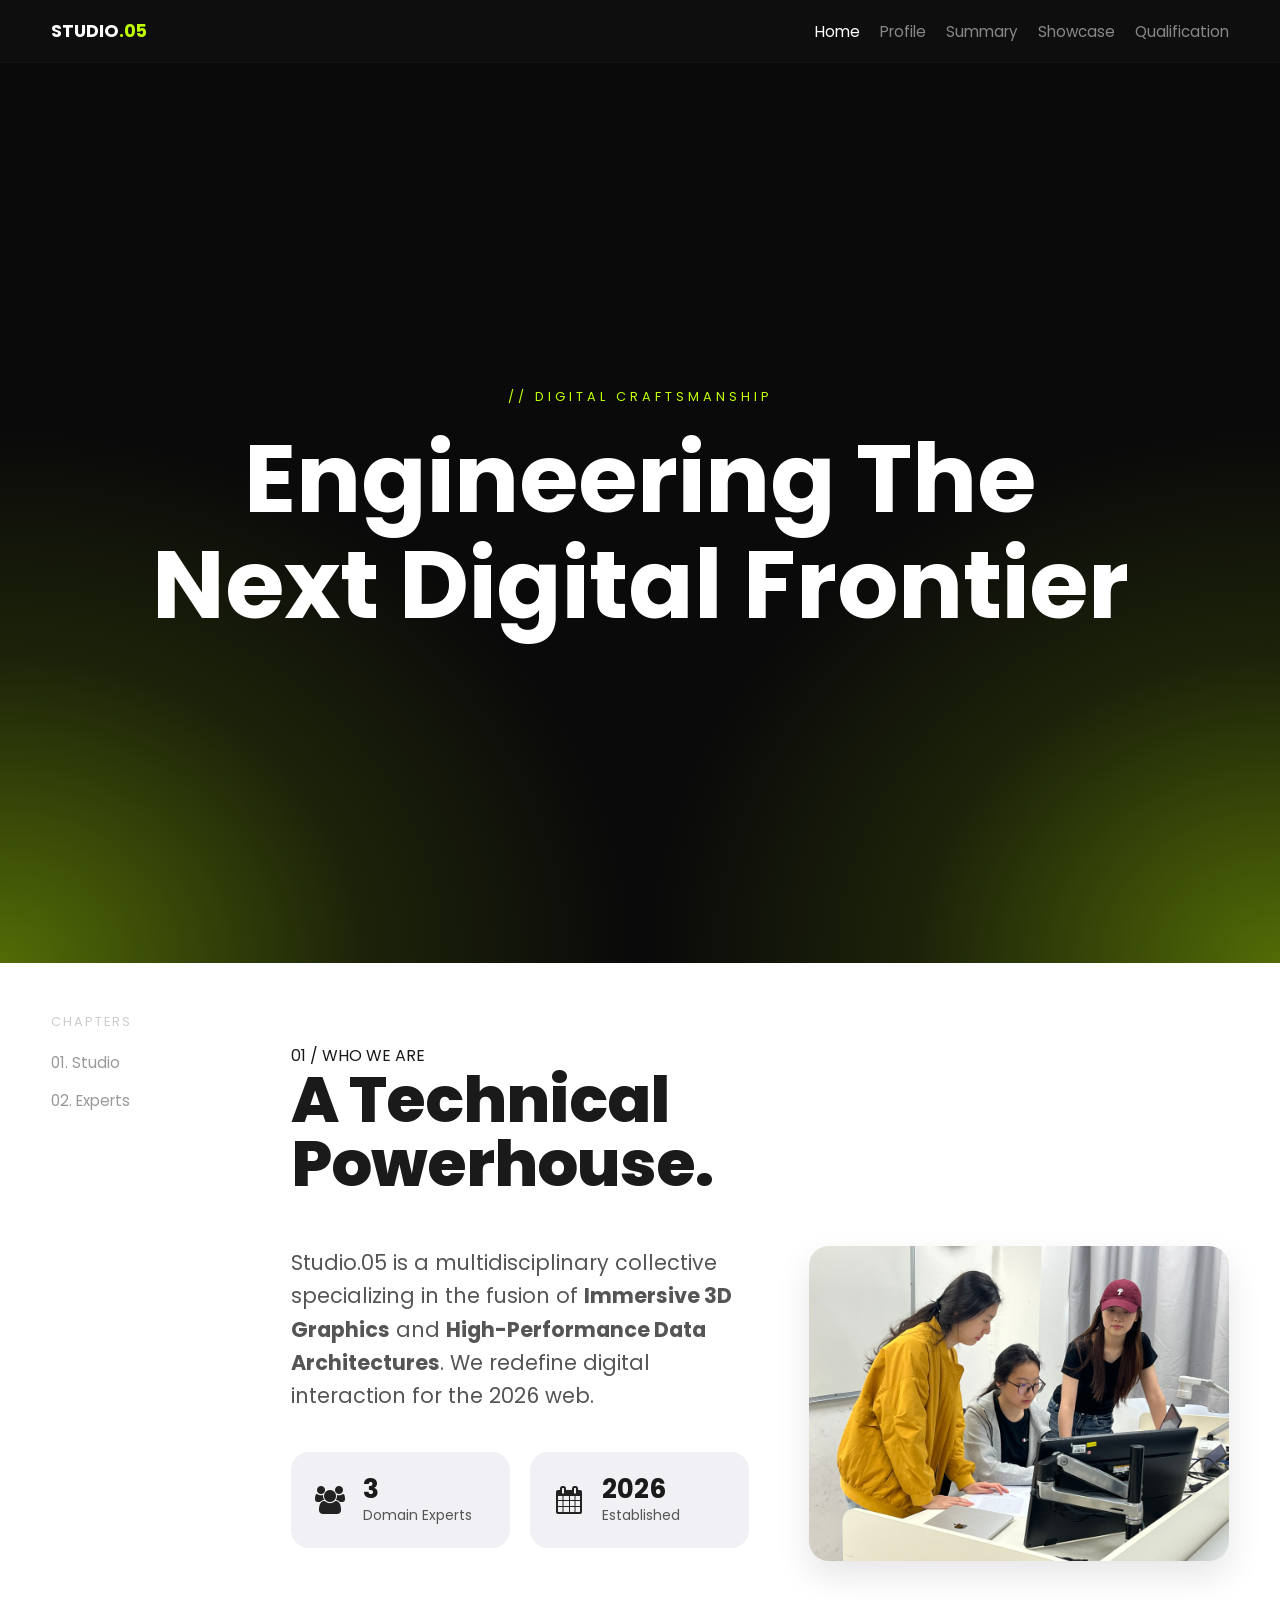
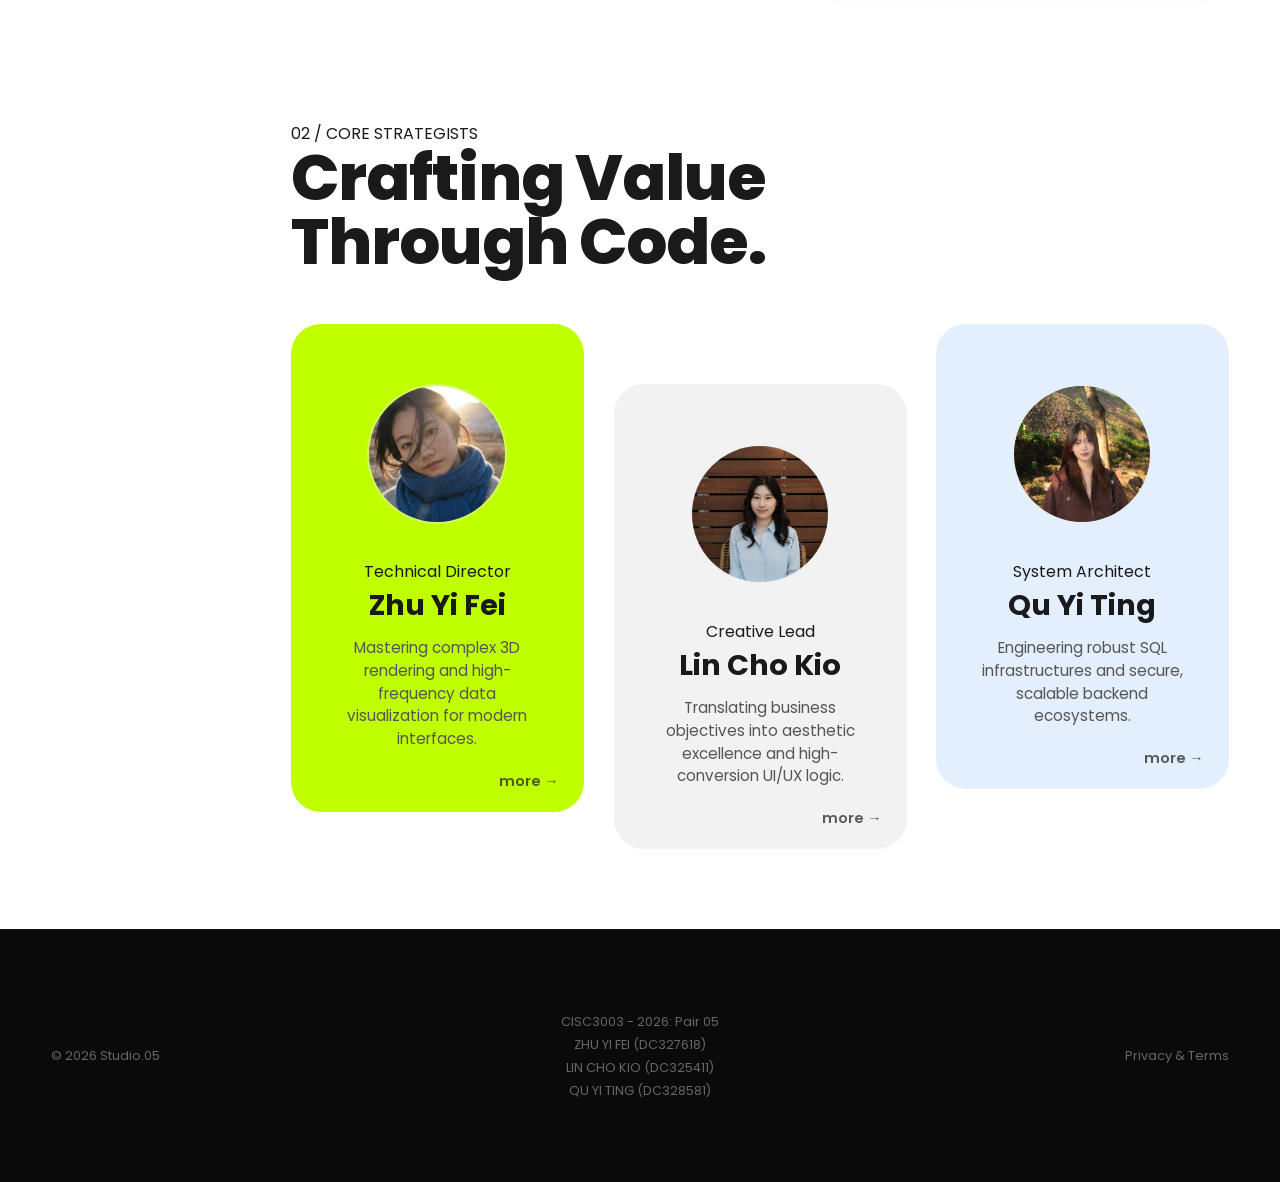
<file: index.html>
<!DOCTYPE html>
<html lang="en">
<head>
    <meta charset="UTF-8">
    <meta name="viewport" content="width=device-width, initial-scale=1.0">
    <title>STUDIO.05 | Elite Web Design & Digital Engineering</title>
    <link rel="stylesheet" href="css/cisc3003-PairAssgn.css">
    <link rel="stylesheet" href="https://cdnjs.cloudflare.com/ajax/libs/font-awesome/4.7.0/css/font-awesome.min.css">
    <link rel="stylesheet" href="https://fonts.googleapis.com/css2?family=Poppins:wght@300;400;600;700&display=swap">

</head>
<body>
    <header class="header">
        <nav class="wrapper navbar">
            <div class="brand">STUDIO<span>.05</span></div>
            <div class="hamburger" id="mobile-menu-btn">
                <span></span>
                <span></span>
                <span></span>
            </div>
            <ul class="nav-links" id="nav-list">
                <li><a href="index.html" class="active">Home</a></li>
                <li><a href="cisc3003-PairAssgn-Profile.html">Profile</a></li>
                <li><a href="cisc3003-PairAssgn-Summary.html">Summary</a></li>
                <li><a href="cisc3003-PairAssgn-Showcase.html">Showcase</a></li>
                <li><a href="cisc3003-PairAssgn-Qualification.html">Qualification</a></li>
            </ul>
        </nav>
    </header>

    <main>
        <section class="hero-green">
            <div class="hero-wrapper">
                <span class="tag-line">// DIGITAL CRAFTSMANSHIP</span>
                <h1>Engineering The <br>Next Digital Frontier</h1>
            </div>
        </section>

        <div class="main-layout wrapper">
            <aside class="sidebar">
                <div class="sidebar-sticky">
                    <p class="sidebar-label">CHAPTERS</p>
                    <ul class="nav-wrapper">
                        <div class="track-line">
                            <svg width="100%" height="2" viewBox="0 0 1000 2" preserveAspectRatio="none">
                                <line x1="0" y1="1" x2="1000" y2="1" stroke="#ddd" stroke-width="2" stroke-dasharray="8,8" />
                            </svg>
                        </div>
                        <li><a href="#company">01. Studio</a></li>
                        <li><a href="#partners">02. Experts</a></li>
                    </ul>
                </div>
            </aside>

            <div class="content-area">
                <section id="company" class="section-common reveal">
                    <span class="section-tag reveal-left">01 / WHO WE ARE</span>
                    <h2 class="big-topic-title reveal delay-1">A Technical <br>Powerhouse.</h2>

                    <div class="company-split-content">
                        <div class="company-text-side">
                            <p class="big-text reveal delay-2">
                                Studio.05 is a multidisciplinary collective specializing in the fusion of <strong>Immersive 3D Graphics</strong> and <strong>High-Performance Data Architectures</strong>. We redefine digital interaction for the 2026 web.
                            </p>
                            <div class="home-stats-grid">
                                <div class="home-stat-card reveal delay-2">
                                    <i class="fa fa-users"></i>
                                    <div class="home-stat-text">
                                        <h3>3</h3>
                                        <p>Domain Experts</p>
                                    </div>
                                </div>
                                <div class="home-stat-card reveal delay-3">
                                    <i class="fa fa-calendar"></i>
                                    <div class="home-stat-text">
                                        <h3>2026</h3>
                                        <p>Established</p>
                                    </div>
                                </div>
                            </div>
                        </div>
                        
                        <div class="company-image-side reveal-zoom delay-1">
                            <div class="group-photo-container">
                                <img src="images/TeamPicture1.jpg" alt="Studio.05 Team" class="group-photo">
                                <div class="photo-accent-border"></div>
                            </div>
                        </div>
                    </div>
                </section>

                <section id="partners" class="section-common section-partners">
                    <span class="section-tag reveal-left">02 / CORE STRATEGISTS</span>
                    <h2 class="big-topic-title reveal delay-1">Crafting Value <br>Through Code.</h2>
                    
                    <div class="partners-grid-final">
                        <article class="v5-card accent-green-bg card-zhu reveal delay-1">
                            <img src="images/Partner-ZYF.jpg" class="avatar-circle">
                            <div class="card-info">
                                <span class="card-badge">Technical Director</span>
                                <h3>Zhu Yi Fei</h3>
                                <p>Mastering complex 3D rendering and high-frequency data visualization for modern interfaces.</p>
                                <a href="Individual-ZYF/cisc3003-IndAssgn-home.html" class="more-link">more &rarr;</a>
                            </div>
                        </article>

                        <article class="v5-card grey-card card-lin reveal delay-2">
                            <img src="images/diana.jpg" class="avatar-circle">
                            <div class="card-info">
                                <span class="card-badge">Creative Lead</span>
                                <h3>Lin Cho Kio</h3>
                                <p>Translating business objectives into aesthetic excellence and high-conversion UI/UX logic.</p>
                                <a href="Individual-LCQ/cisc3003-IndAssgn-home.html" class="more-link">more &rarr;</a>
                            </div>
                        </article>

                        <article class="v5-card pale-blue-bg card-qu reveal delay-3">
                            <img src="images/Partner-QYT.jpg" class="avatar-circle">
                            <div class="card-info">
                                <span class="card-badge">System Architect</span>
                                <h3>Qu Yi Ting</h3>
                                <p>Engineering robust SQL infrastructures and secure, scalable backend ecosystems.</p>
                                <a href="Individual-QYT/public/cisc3003-IndAssgn-home.html" class="more-link">more &rarr;</a>
                            </div>
                        </article>
                    </div>
                </section>
            </div>
        </div>

        <footer class="footer-dark">
            <div class="footer-container wrapper">
                <div class="footer-side">© 2026 Studio.05</div>
                <div class="footer-main">
                    CISC3003 - 2026: Pair 05 <br>ZHU YI FEI (DC327618) <br> LIN CHO KIO (DC325411) <br> QU YI TING (DC328581)
                </div>
                <div class="footer-side text-right">Privacy & Terms</div>
            </div>
        </footer>
    </main>

    <script>
        document.addEventListener('DOMContentLoaded', () => {
            // 1. 侧边栏高亮逻辑 (ScrollSpy)
            const sections = document.querySelectorAll('section[id]');
            const sidebarLinks = document.querySelectorAll('.sidebar a');
    
            const updateActiveSection = () => {
                let currentSection = '';
                
                sections.forEach(section => {
                    const rect = section.getBoundingClientRect();
                    if (rect.top <= 200) {
                        currentSection = section.id;
                    }
                });
    
                sidebarLinks.forEach(link => {
                    link.classList.remove('active-section');
                    if (link.getAttribute('href') === `#${currentSection}`) {
                        link.classList.add('active-section');
                    }
                });
            };
    
            window.addEventListener('scroll', updateActiveSection);
            updateActiveSection(); // 初始化执行一次
    
            // 2. 动效触发逻辑 (Intersection Observer)
            const revealObserver = new IntersectionObserver((entries) => {
                entries.forEach(entry => {
                    if (entry.isIntersecting) {
                        entry.target.classList.add('active');
                    }
                });
            }, { 
                threshold: 0.15,
                rootMargin: "0px 0px -50px 0px" 
            });
    
            const animatedEls = document.querySelectorAll('.reveal, .reveal-left, .reveal-zoom');
            animatedEls.forEach(el => revealObserver.observe(el));
    
            // 3. 移动端菜单逻辑
            const menuBtn = document.getElementById('mobile-menu-btn');
            const navList = document.getElementById('nav-list');
    
            if (menuBtn && navList) {
                menuBtn.addEventListener('click', () => {
                    navList.classList.toggle('show');
                    menuBtn.classList.toggle('open');
                });
    
                // 点击菜单项后自动关闭
                document.querySelectorAll('.nav-links a').forEach(link => {
                    link.addEventListener('click', () => {
                        navList.classList.remove('show');
                        menuBtn.classList.remove('open');
                    });
                });
            }
        });
    </script>

</body>
</html>
</file>
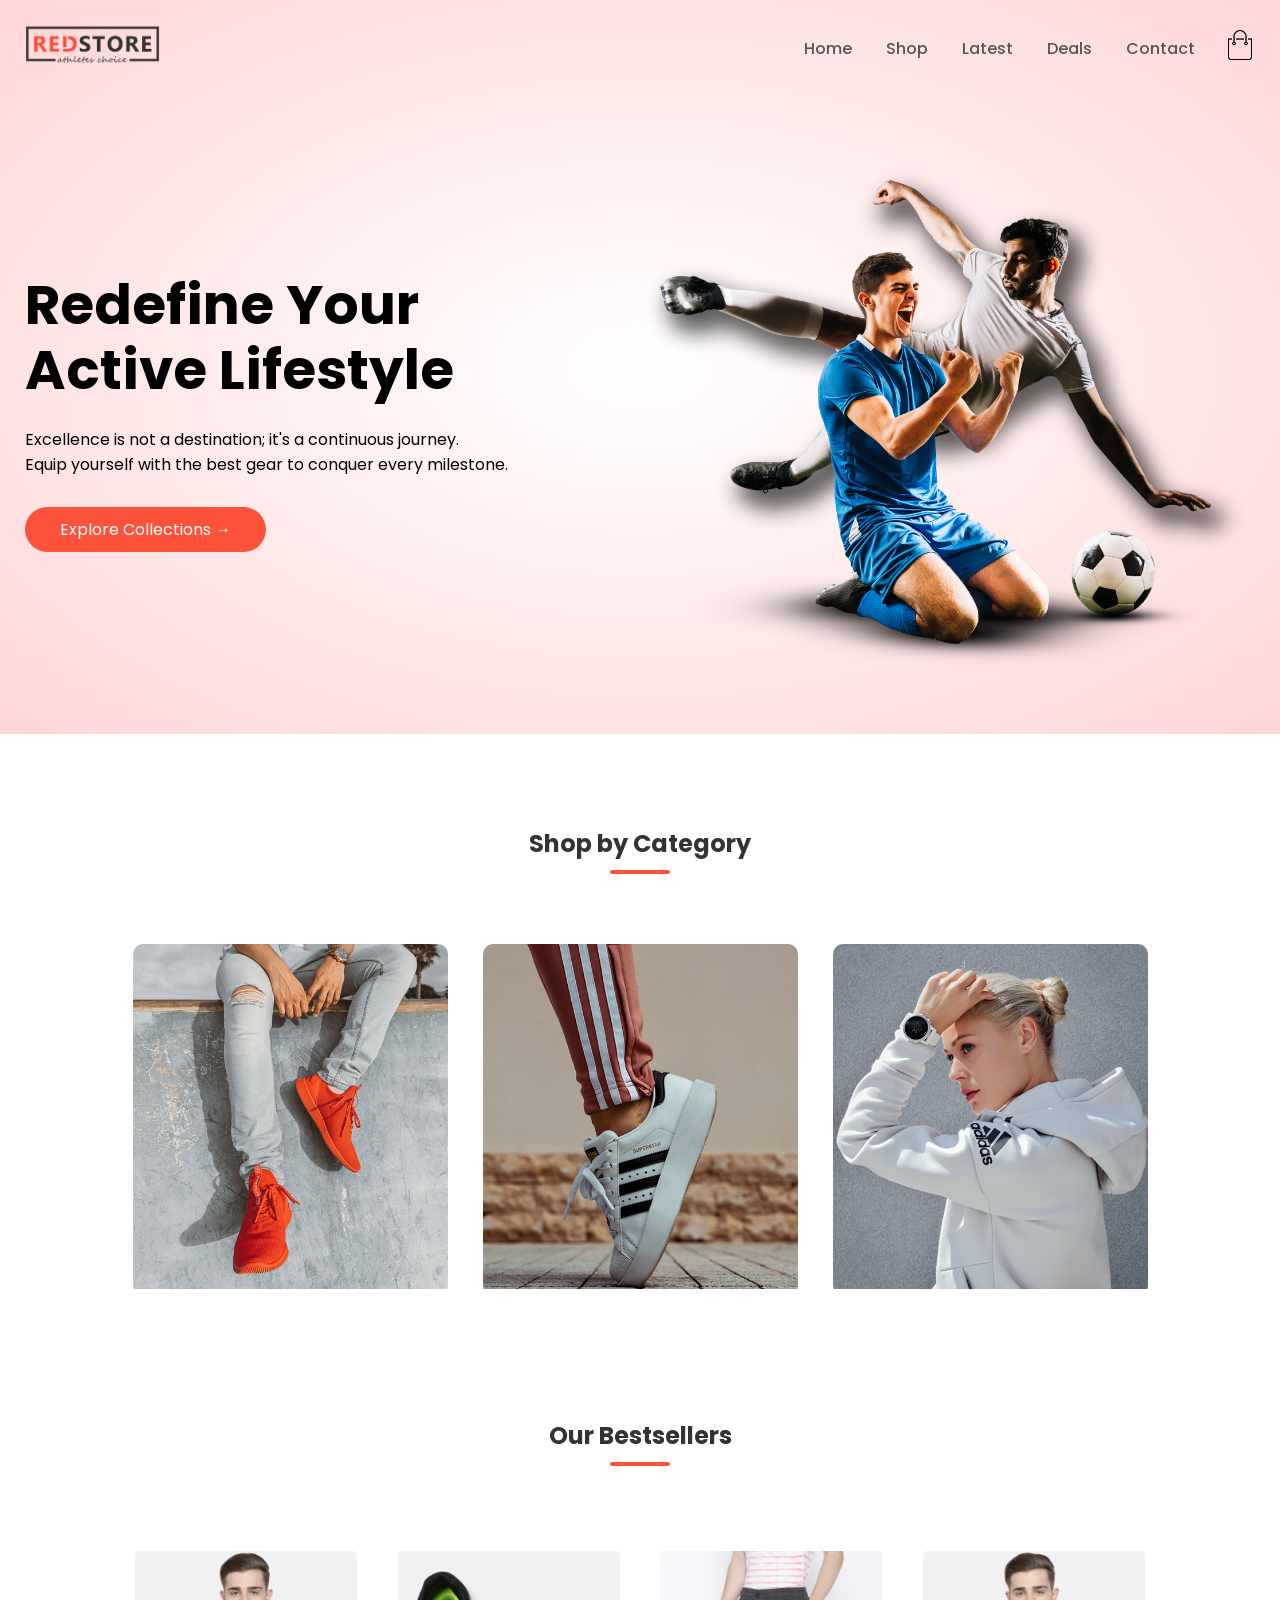
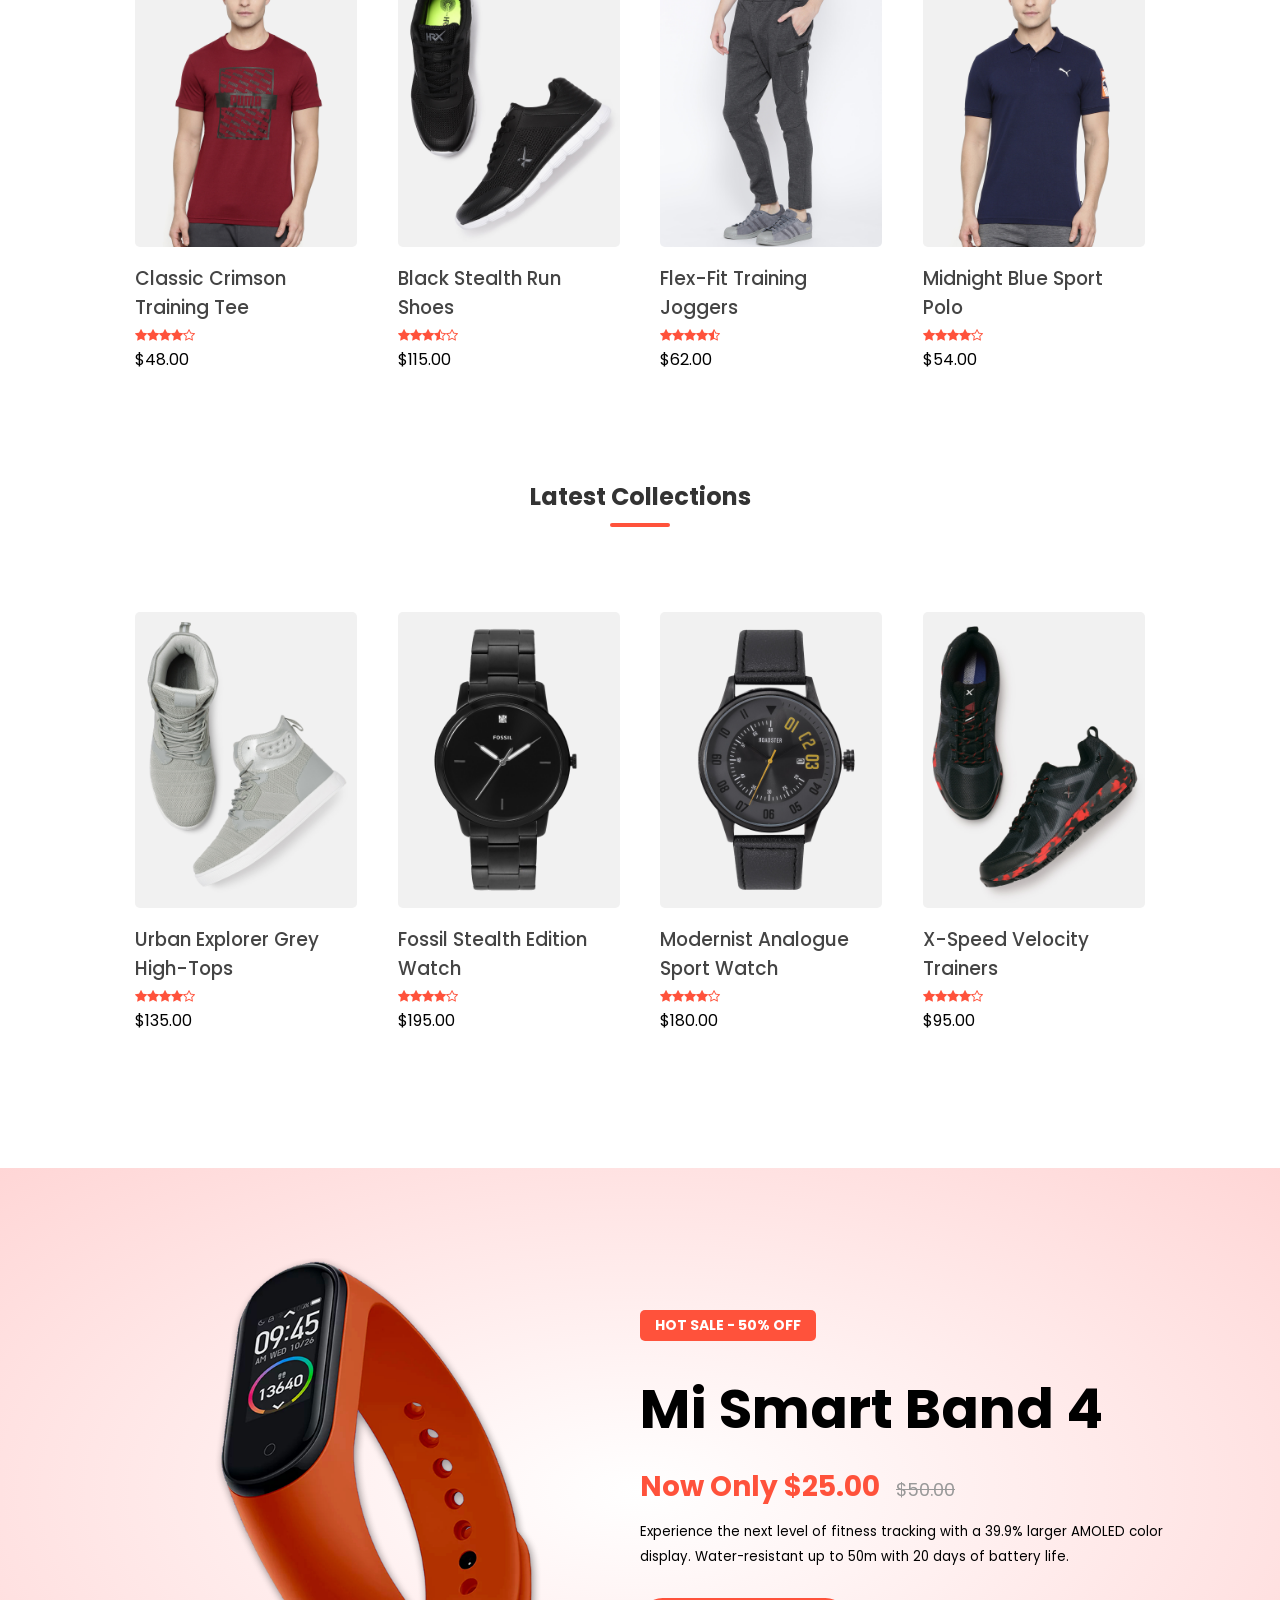
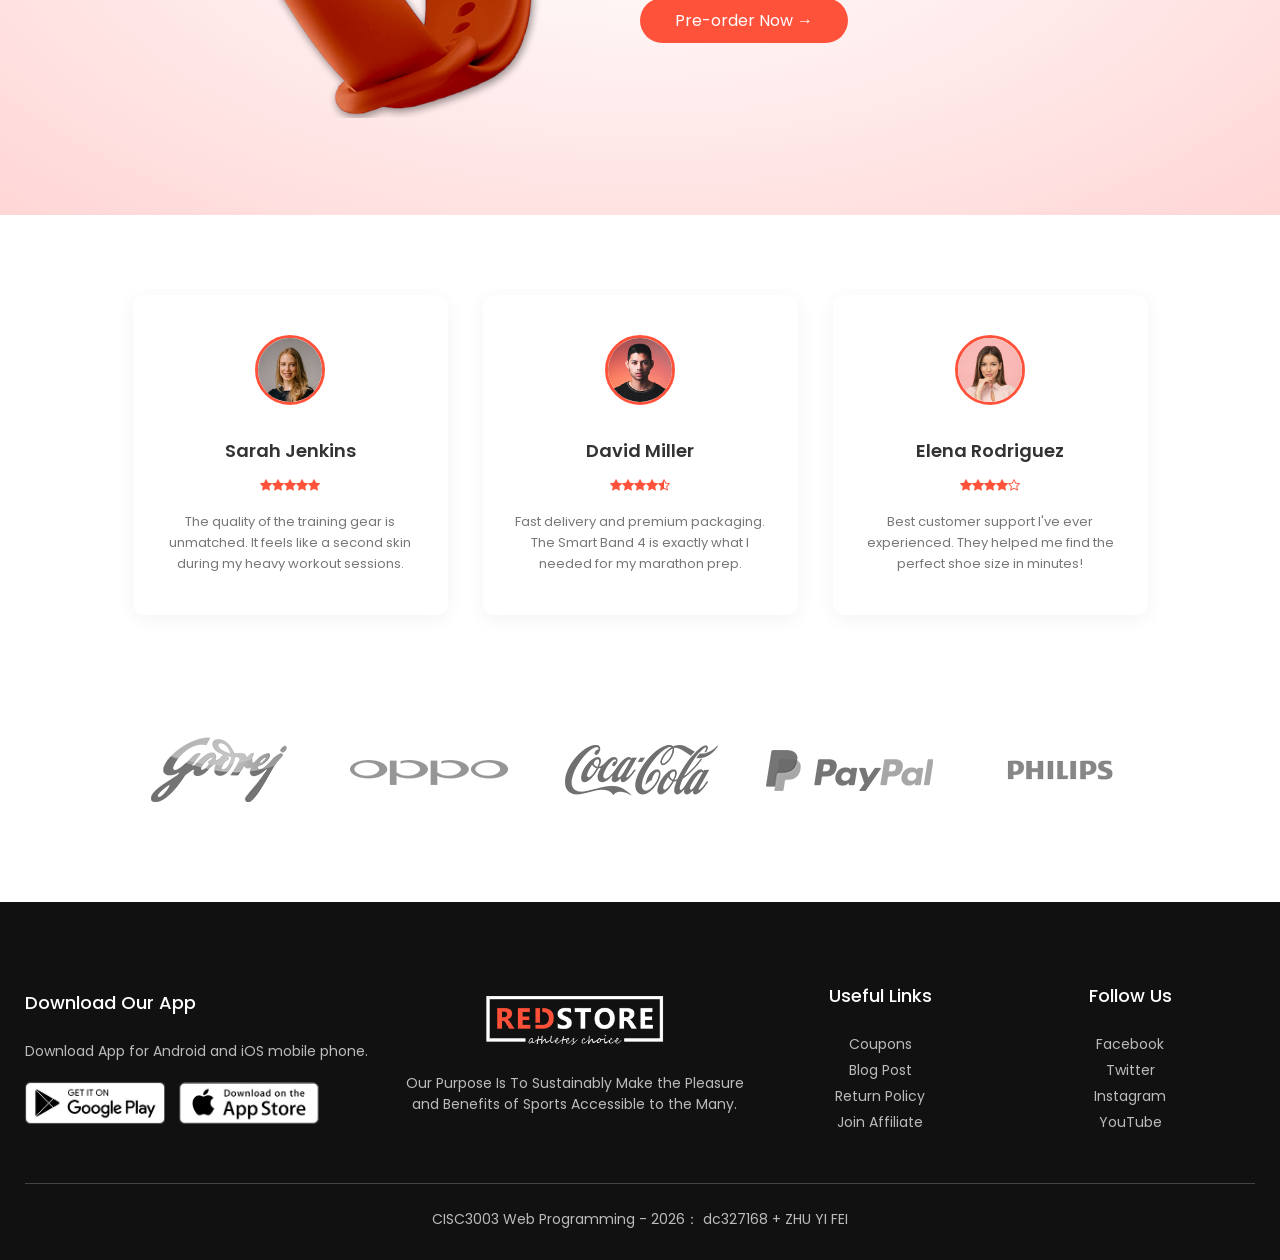
<file: cisc3003-PairAssgn-demo01.html>
<!DOCTYPE html>
<html lang="en">
<head>
    <meta charset="UTF-8">
    <meta name="viewport" content="width=device-width, initial-scale=1.0">
    <title>RedStore | Premium Sports e-Commerce</title>
    <link rel="stylesheet" href="css/cisc3003-PairAssgn-demo01.css">
    <link rel="stylesheet" href="https://fonts.googleapis.com/css2?family=Poppins:wght@300;400;500;600;700&display=swap">
    <link rel="stylesheet" href="https://stackpath.bootstrapcdn.com/font-awesome/4.7.0/css/font-awesome.min.css">
</head>
<body>
<div class="header" id="home">
    <div class="container">
        <div class="navbar">
            <div class="logo">
                <img src="images/logo.png" width="135" alt="RedStore Logo">
            </div>
            <nav>
                <ul id="MenuItems">
                    <li><a href="#home">Home</a></li>
                    <li><a href="#categories">Shop</a></li>
                    <li><a href="#latest">Latest</a></li>
                    <li><a href="#offer">Deals</a></li>
                    <li><a href="#footer">Contact</a></li>
                </ul>
            </nav>
            <div class="nav-icons">
                <img src="images/cart.png" alt="cart" width="30" height="30">
                <img src="images/menu.png" alt="menu" class="menu-icon" onclick="menutoggle()">
            </div>
        </div>
        <div class="row hero-row">
            <div class="col-2">
                <h1>Redefine Your<br>Active Lifestyle</h1>
                <p>Excellence is not a destination; it's a continuous journey. <br>Equip yourself with the best gear to conquer every milestone.</p>
                <a href="#categories" class="btn">Explore Collections &#8594;</a>
            </div>
            <div class="col-2 animate-img">
                <img src="images/image1.png" alt="Hero Athlete">
            </div>
        </div>
    </div>
</div>

<div class="categories" id="categories">
    <div class="small-container">
        <h2 class="title">Shop by Category</h2>
        <div class="row">
            <div class="col-3 hover-effect">
                <img src="images/category-1.jpg" alt="Footwear">
            </div>
            <div class="col-3 hover-effect">
                <img src="images/category-2.jpg" alt="Apparel">
            </div>
            <div class="col-3 hover-effect">
                <img src="images/category-3.jpg" alt="Accessories">
            </div>
        </div>
    </div>
</div>

<div class="small-container" id="featured">
    <h2 class="title">Our Bestsellers</h2>
    <div class="row">
        <div class="col-4">
            <div class="img-wrapper"><img src="images/product-1.jpg" alt="T-Shirt"></div>
            <h3>Classic Crimson Training Tee</h3>
            <div class="rating">
                <i class="fa fa-star"></i><i class="fa fa-star"></i><i class="fa fa-star"></i><i class="fa fa-star"></i><i class="fa fa-star-o"></i>
            </div>
            <p>$48.00</p>
        </div>
        <div class="col-4">
            <div class="img-wrapper"><img src="images/product-2.jpg" alt="Shoes"></div>
            <h3>Black Stealth Run Shoes</h3>
            <div class="rating">
                <i class="fa fa-star"></i><i class="fa fa-star"></i><i class="fa fa-star"></i><i class="fa fa-star-half-o"></i><i class="fa fa-star-o"></i>
            </div>
            <p>$115.00</p>
        </div>
        <div class="col-4">
            <div class="img-wrapper"><img src="images/product-3.jpg" alt="Pants"></div>
            <h3>Flex-Fit Training Joggers</h3>
            <div class="rating">
                <i class="fa fa-star"></i><i class="fa fa-star"></i><i class="fa fa-star"></i><i class="fa fa-star"></i><i class="fa fa-star-half-o"></i>
            </div>
            <p>$62.00</p>
        </div>
        <div class="col-4">
            <div class="img-wrapper"><img src="images/product-4.jpg" alt="Polo"></div>
            <h3>Midnight Blue Sport Polo</h3>
            <div class="rating">
                <i class="fa fa-star"></i><i class="fa fa-star"></i><i class="fa fa-star"></i><i class="fa fa-star"></i><i class="fa fa-star-o"></i>
            </div>
            <p>$54.00</p>
        </div>
    </div>

    <h2 class="title" id="latest">Latest Collections</h2>
    <div class="row">
        <div class="col-4">
            <img src="images/product-5.jpg" alt="Product">
            <h3>Urban Explorer Grey High-Tops</h3>
            <div class="rating"><i class="fa fa-star"></i><i class="fa fa-star"></i><i class="fa fa-star"></i><i class="fa fa-star"></i><i class="fa fa-star-o"></i></div>
            <p>$135.00</p>
        </div>
        <div class="col-4">
            <img src="images/product-8.jpg" alt="Product">
            <h3>Fossil Stealth Edition Watch</h3>
            <div class="rating"><i class="fa fa-star"></i><i class="fa fa-star"></i><i class="fa fa-star"></i><i class="fa fa-star"></i><i class="fa fa-star-o"></i></div>
            <p>$195.00</p>
        </div>
        <div class="col-4">
            <img src="images/product-9.jpg" alt="Product">
            <h3>Modernist Analogue Sport Watch</h3>
            <div class="rating"><i class="fa fa-star"></i><i class="fa fa-star"></i><i class="fa fa-star"></i><i class="fa fa-star"></i><i class="fa fa-star-o"></i></div>
            <p>$180.00</p>
        </div>
        <div class="col-4">
            <img src="images/product-10.jpg" alt="Product">
            <h3>X-Speed Velocity Trainers</h3>
            <div class="rating"><i class="fa fa-star"></i><i class="fa fa-star"></i><i class="fa fa-star"></i><i class="fa fa-star"></i><i class="fa fa-star-o"></i></div>
            <p>$95.00</p>
        </div>
    </div>
</div>

<div class="offer" id="offer">
    <div class="small-container">
        <div class="row">
            <div class="col-2">
                <img src="images/exclusive.png" alt="Smart Band" class="offer-img">
            </div>
            <div class="col-2">
                <p class="promo-badge">HOT SALE - 50% OFF</p>
                <h1>Mi Smart Band 4</h1>
                <h2 class="offer-price">Now Only $25.00 <span class="old-price">$50.00</span></h2>
                <small>Experience the next level of fitness tracking with a 39.9% larger AMOLED color display. Water-resistant up to 50m with 20 days of battery life.</small>
                <br>
                <a href="" class="btn">Pre-order Now &#8594;</a>
            </div>
        </div>
    </div>
</div>

<div class="testimonial" id="testimonials">
    <div class="small-container">
        <div class="row">
            <div class="col-3 card">
                <img src="images/user-1.png" alt="User">
                <h3>Sarah Jenkins</h3>
                <div class="rating">
                    <i class="fa fa-star"></i><i class="fa fa-star"></i><i class="fa fa-star"></i><i class="fa fa-star"></i><i class="fa fa-star"></i>
                </div>
                <p>The quality of the training gear is unmatched. It feels like a second skin during my heavy workout sessions.</p>
            </div>
            <div class="col-3 card">
                <img src="images/user-2.png" alt="User">
                <h3>David Miller</h3>
                <div class="rating">
                    <i class="fa fa-star"></i><i class="fa fa-star"></i><i class="fa fa-star"></i><i class="fa fa-star"></i><i class="fa fa-star-half-o"></i>
                </div>
                <p>Fast delivery and premium packaging. The Smart Band 4 is exactly what I needed for my marathon prep.</p>
            </div>
            <div class="col-3 card">
                <img src="images/user-3.png" alt="User">
                <h3>Elena Rodriguez</h3>
                <div class="rating">
                    <i class="fa fa-star"></i><i class="fa fa-star"></i><i class="fa fa-star"></i><i class="fa fa-star"></i><i class="fa fa-star-o"></i>
                </div>
                <p>Best customer support I've ever experienced. They helped me find the perfect shoe size in minutes!</p>
            </div>
        </div>
    </div>
</div>

<div class="brands">
    <div class="small-container">
        <div class="row">
            <div class="col-5"><img src="images/logo-godrej.png" alt="Brand"></div>
            <div class="col-5"><img src="images/logo-oppo.png" alt="Brand"></div>
            <div class="col-5"><img src="images/logo-coca-cola.png" alt="Brand"></div>
            <div class="col-5"><img src="images/logo-paypal.png" alt="Brand"></div>
            <div class="col-5"><img src="images/logo-philips.png" alt="Brand"></div>
        </div>
    </div>
</div>

<div class="footer" id="footer">
    <div class="container">
        <div class="row">
            <div class="footer-col-1">
                <h3>Download Our App</h3>
                <p>Download App for Android and iOS mobile phone.</p>
                <div class="app-logo">
                    <img src="images/play-store.png" alt="Google Play">
                    <img src="images/app-store.png" alt="App Store">
                </div>
            </div>
            <div class="footer-col-2">
                <img src="images/logo-white.png" alt="Logo White">
                <p>Our Purpose Is To Sustainably Make the Pleasure and Benefits of Sports Accessible to the Many.</p>
            </div>
            <div class="footer-col-3">
                <h3>Useful Links</h3>
                <ul>
                    <li>Coupons</li>
                    <li>Blog Post</li>
                    <li>Return Policy</li>
                    <li>Join Affiliate</li>
                </ul>
            </div>
            <div class="footer-col-4">
                <h3>Follow Us</h3>
                <ul>
                    <li>Facebook</li>
                    <li>Twitter</li>
                    <li>Instagram</li>
                    <li>YouTube</li>
                </ul>
            </div>
        </div>
        <hr>
        <p class="copyright">CISC3003 Web Programming - 2026： dc327168 + ZHU YI FEI</p>
    </div>
</div>

<script>
    var MenuItems = document.getElementById("MenuItems");
    MenuItems.style.maxHeight = "0px";
    function menutoggle(){
        if(MenuItems.style.maxHeight == "0px") {
            MenuItems.style.maxHeight = "200px";
        } else {
            MenuItems.style.maxHeight = "0px";
        }
    }
</script>
</body>
</html>
</file>
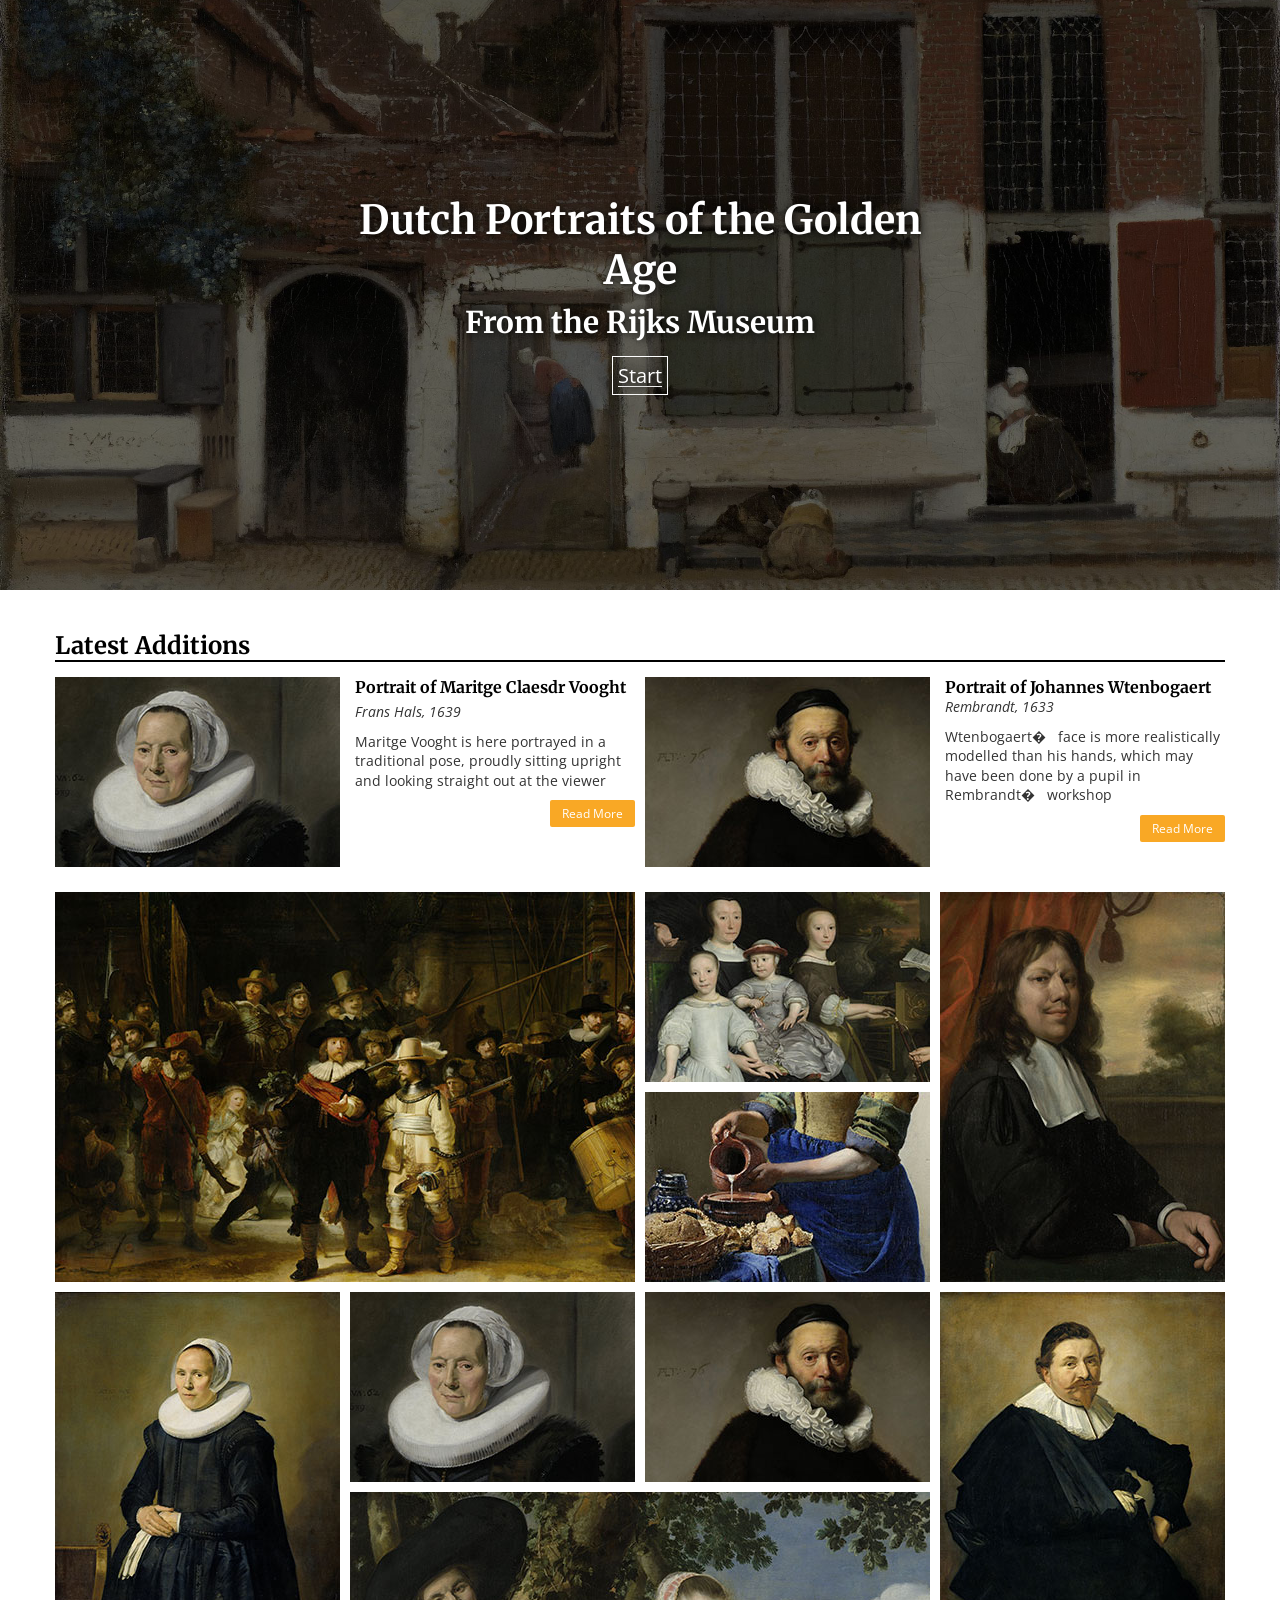
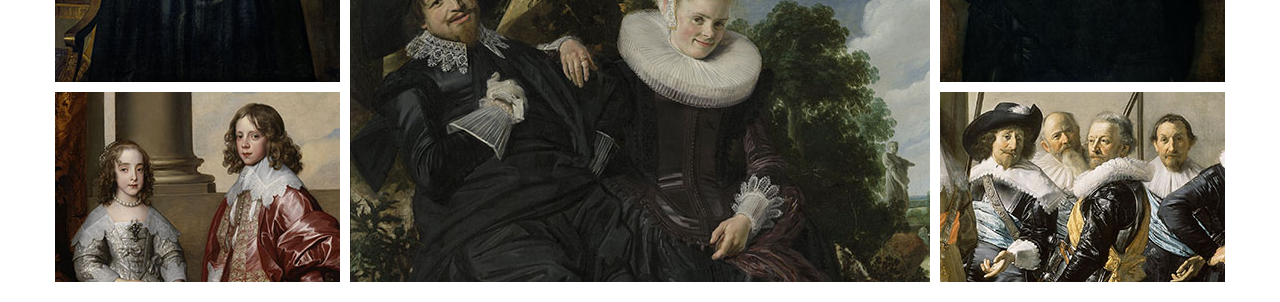
<file: cisc3003-PairAssgn-demo02.html>
<!DOCTYPE html>
<html lang="en">

<head>
    <meta charset="utf-8">
    <title>CISC3003 Practice 05</title>

   <meta name="viewport" content="width=device-width, initial-scale=1.0">
    <link href='http://fonts.googleapis.com/css?family=Merriweather' rel='stylesheet' type='text/css'>
    <link href='http://fonts.googleapis.com/css?family=Open+Sans' rel='stylesheet' type='text/css'>
    
    <link rel="stylesheet" href="css/cisc3003-PairAssgn-demo02.css">
</head>

<body>
    <header>
        <img src="images/veermeer-view-of-house--background.jpg" alt="..." class="banner" />
        <div class="banner--title">
            <h1>Dutch Portraits of the Golden Age</h1>
            <h2>From the Rijks Museum</h2>
            <span><a href="#start">Start</a></span>
        </div>
        
    </header>
 
    <article>
        <a name="start" href="#start"></a>
        <div class="highlights">
            <h2>Latest Additions</h2>
            <div class="highlights--container">
                <div class="highlights--media">
                    <img src="images/mosaic-f.jpg" alt="...">
                </div>
                <div class="highlights--text">
                    <h3>Portrait of Maritge Claesdr Vooght</h3>
                    <p><em>Frans Hals, 1639</em></p>
                    <p>Maritge Vooght is here portrayed in a traditional pose, proudly sitting upright and looking straight out at the viewer</p>
                    <a href="#" class="highlights--button">Read More</a>
                </div>   
            </div> 
            <div class="highlights--container">
                <div class="highlights--media">
                    <img src="images/mosaic-g.jpg" alt="...">
                </div>
                <div class="highlights--text">
                    <h4>Portrait of Johannes Wtenbogaert</h4>
                    <p><em>Rembrandt, 1633</em></p>
                    <p>Wtenbogaert� face is more realistically modelled than his hands, which may have been done by a pupil in Rembrandt� workshop</p>
                    <a href="#" class="highlights--button">Read More</a>
                </div>   
            </div>                     
        </div>

        <div class="mosaic">
            <div class="mosaic-item mosaic--a"><img src="images/mosaic-a.jpg" alt="..."></div>
            <div class="mosaic-item mosaic--b"><img src="images/mosaic-b.jpg" alt="..."></div>
            <div class="mosaic-item mosaic--c"><img src="images/mosaic-c.jpg" alt="..."></div>
            <div class="mosaic-item mosaic--d"><img src="images/mosaic-d.jpg" alt="..."></div>  
            <div class="mosaic-item mosaic--e"><img src="images/mosaic-e.jpg" alt="..."></div>
            <div class="mosaic-item mosaic--f"><img src="images/mosaic-f.jpg" alt="..."></div>
            <div class="mosaic-item mosaic--g"><img src="images/mosaic-g.jpg" alt="..."></div>
            <div class="mosaic-item mosaic--h"><img src="images/mosaic-h.jpg" alt="..."></div> 
            <div class="mosaic-item mosaic--i"><img src="images/mosaic-i.jpg" alt="..."></div>
            <div class="mosaic-item mosaic--j"><img src="images/mosaic-j.jpg" alt="..."></div>
            <div class="mosaic-item mosaic--k"><img src="images/mosaic-k.jpg" alt="..."></div>                          
        </div>              
    </article>   
    
</body>
</html>
</file>
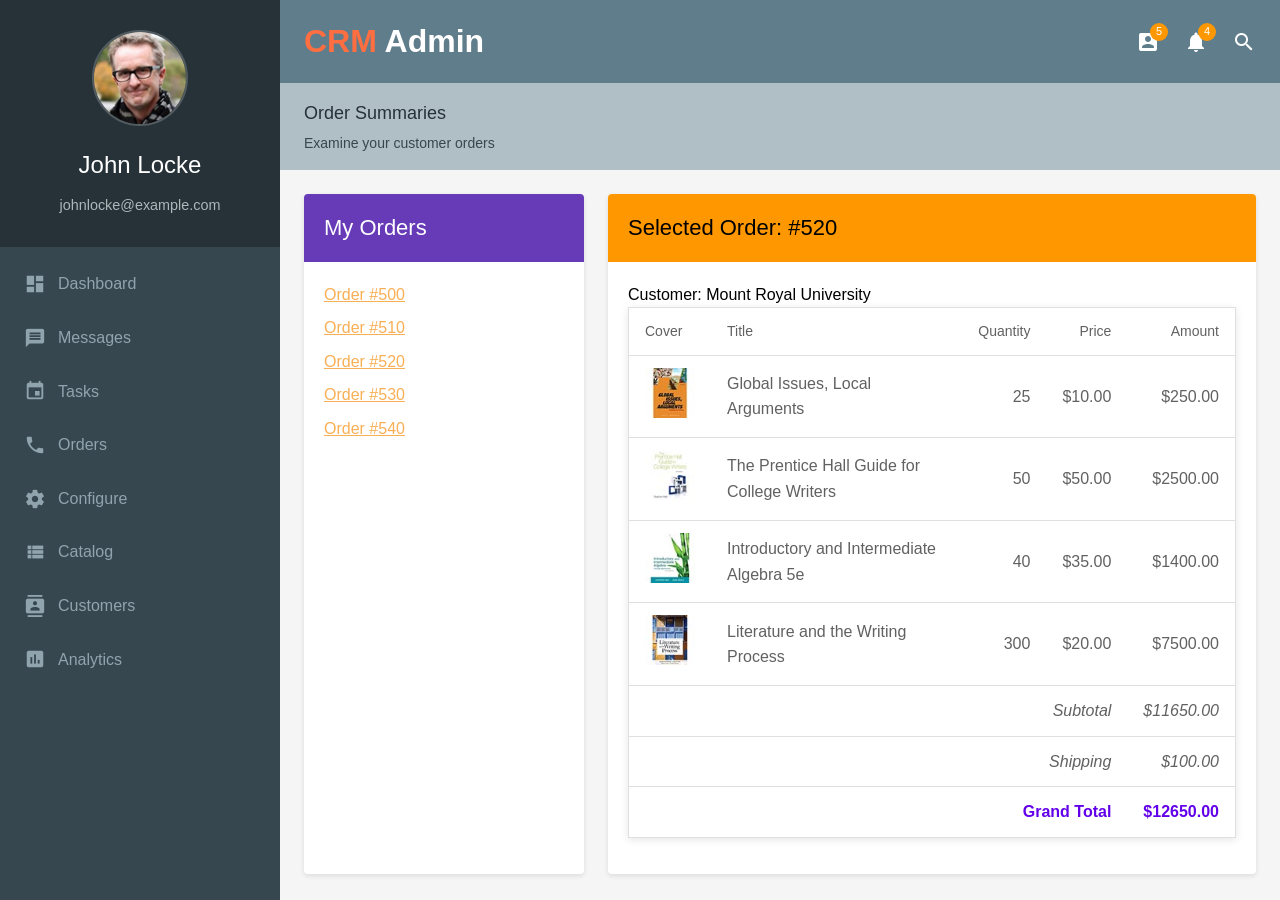
<file: cisc3003-PairAssgn-demo03.html>
<!DOCTYPE html>
<html lang="en">
<head>
    <meta charset="utf-8">
    <title>CISC3003 Practice 09</title>
    
    <meta name="viewport" content="width=device-width, initial-scale=1.0">
    <link href='http://fonts.googleapis.com/css?family=Roboto' rel='stylesheet' type='text/css'>
    <link rel="stylesheet" href="https://fonts.googleapis.com/icon?family=Material+Icons">
    <link rel="stylesheet" href="css/cisc3003-PairAssgn-demo03.css">
    
</head>
<body>
    <div class="app-container">

        <aside class="sidebar">
            <div class="profile">
                <img src="images/profile.jpg" alt="John Locke" class="avatar">
                <h2 class="username">John Locke</h2>
                <p class="user-email">johnlocke@example.com</p>
            </div>

			<nav class="nav-menu">
			    <a href="#" class="nav-item">
			        <i class="material-icons" role="presentation">dashboard</i> Dashboard
			    </a>
			    <a href="#" class="nav-item">
			        <i class="material-icons" role="presentation">message</i> Messages
			    </a>
			    <a href="#" class="nav-item">
			        <i class="material-icons" role="presentation">event</i> Tasks
			    </a>
			    <a href="#" class="nav-item">
			        <i class="material-icons" role="presentation">call</i> Orders
			    </a>
			    <a href="#" class="nav-item">
			        <i class="material-icons" role="presentation">settings</i> Configure
			    </a>
			    <a href="#" class="nav-item">
			        <i class="material-icons" role="presentation">view_list</i> Catalog
			    </a>
			    <a href="#" class="nav-item">
			        <i class="material-icons" role="presentation">contacts</i> Customers
			    </a>
			    <a href="#" class="nav-item">
			        <i class="material-icons" role="presentation">insert_chart</i> Analytics
			    </a>                               
			</nav>
        </aside>


        <main class="main-content">
           <!-- 顶部导航栏 -->
			<header class="top-header">
			    <h1 class="mdl-layout-title">CRM <span>Admin</span></h1>
			    <div class="header-actions">
			        <div class="icon-badge">
			            <i class="material-icons header-icon">account_box</i>
			            <span class="badge">5</span>
			        </div>
			        <div class="icon-badge">
			            <i class="material-icons header-icon">notifications</i>
			            <span class="badge">4</span>
			        </div>
			        <i class="material-icons header-icon">search</i>
			    </div>
			</header>

            <!-- 内容标题区 -->
            <div class="content-header">
                <h4>Order Summaries</h4>
                <p>Examine your customer orders</p>
            </div>

            <!-- 双卡片容器 -->
            <div class="cards-container">
                <!-- 左侧：My Orders 卡片 -->
                <div class="card card-orders">
                    <div class="card-header">
                        <h4>My Orders</h4>
                    </div>
                    <div class="card-content">
                        <ul class="order-list">
                            <li class="order-item"><a href="#">Order #500</a></li>
                            <li class="order-item"><a href="#">Order #510</a></li>
                            <li class="order-item"><a href="#">Order #520</a></li>
                            <li class="order-item"><a href="#">Order #530</a></li>
                            <li class="order-item"><a href="#">Order #540</a></li>
                        </ul>
                    </div>
                </div>

                <!-- 右侧：订单详情卡片 -->
                <div class="card card-order-detail">
                    <div class="card-header">
                        <h4>Selected Order: #520</h4>
                    </div>
                    <div class="card-content">
                        <p class="customer-info">Customer: Mount Royal University</p>
                        
                        <!-- 订单表格 -->
                        <table class="order-table">
                            <thead>
                                <tr>
                                    <th>Cover</th>
                                    <th>Title</th>
                                    <th class="text-right">Quantity</th>
                                    <th class="text-right">Price</th>
                                    <th class="text-right">Amount</th>
                                </tr>
                            </thead>
                            <tbody>
                                <tr>
                                    <td><img src="images/books/tinysquare/0205886159.jpg" alt="Book Cover" class="product-cover"></td>
                                    <td>Global Issues, Local Arguments</td>
                                    <td class="text-right">25</td>
                                    <td class="text-right">$10.00</td>
                                    <td class="text-right">$250.00</td>
                                </tr>
                                <tr>
                                    <td><img src="images/books/tinysquare/0205875548.jpg" alt="Book Cover" class="product-cover"></td>
                                    <td>The Prentice Hall Guide for College Writers</td>
                                    <td class="text-right">50</td>
                                    <td class="text-right">$50.00</td>
                                    <td class="text-right">$2500.00</td>
                                </tr>
                                <tr>
                                    <td><img src="images/books/tinysquare/0321826035.jpg" alt="Book Cover" class="product-cover"></td>
                                    <td>Introductory and Intermediate Algebra 5e</td>
                                    <td class="text-right">40</td>
                                    <td class="text-right">$35.00</td>
                                    <td class="text-right">$1400.00</td>
                                </tr>
                                <tr>
                                    <td><img src="images/books/tinysquare/0205902278.jpg" alt="Book Cover" class="product-cover"></td>
                                    <td>Literature and the Writing Process</td>
                                    <td class="text-right">300</td>
                                    <td class="text-right">$20.00</td>
                                    <td class="text-right">$7500.00</td>
                                </tr>
                                <!-- 合计行 -->
                                <tr>
                                    <td colspan="4" class="text-right totals">Subtotal</td>
                                    <td class="text-right totals">$11650.00</td>
                                </tr>
                                <tr>
                                    <td colspan="4" class="text-right totals">Shipping</td>
                                    <td class="text-right totals">$100.00</td>
                                </tr>
                                <tr>
                                    <td colspan="4" class="text-right grandtotals">Grand Total</td>
                                    <td class="text-right grandtotals">$12650.00</td>
                                </tr>
                            </tbody>
                        </table>
                    </div>
                </div>
            </div>
        </main>
    </div>
</body>
</html>
</file>
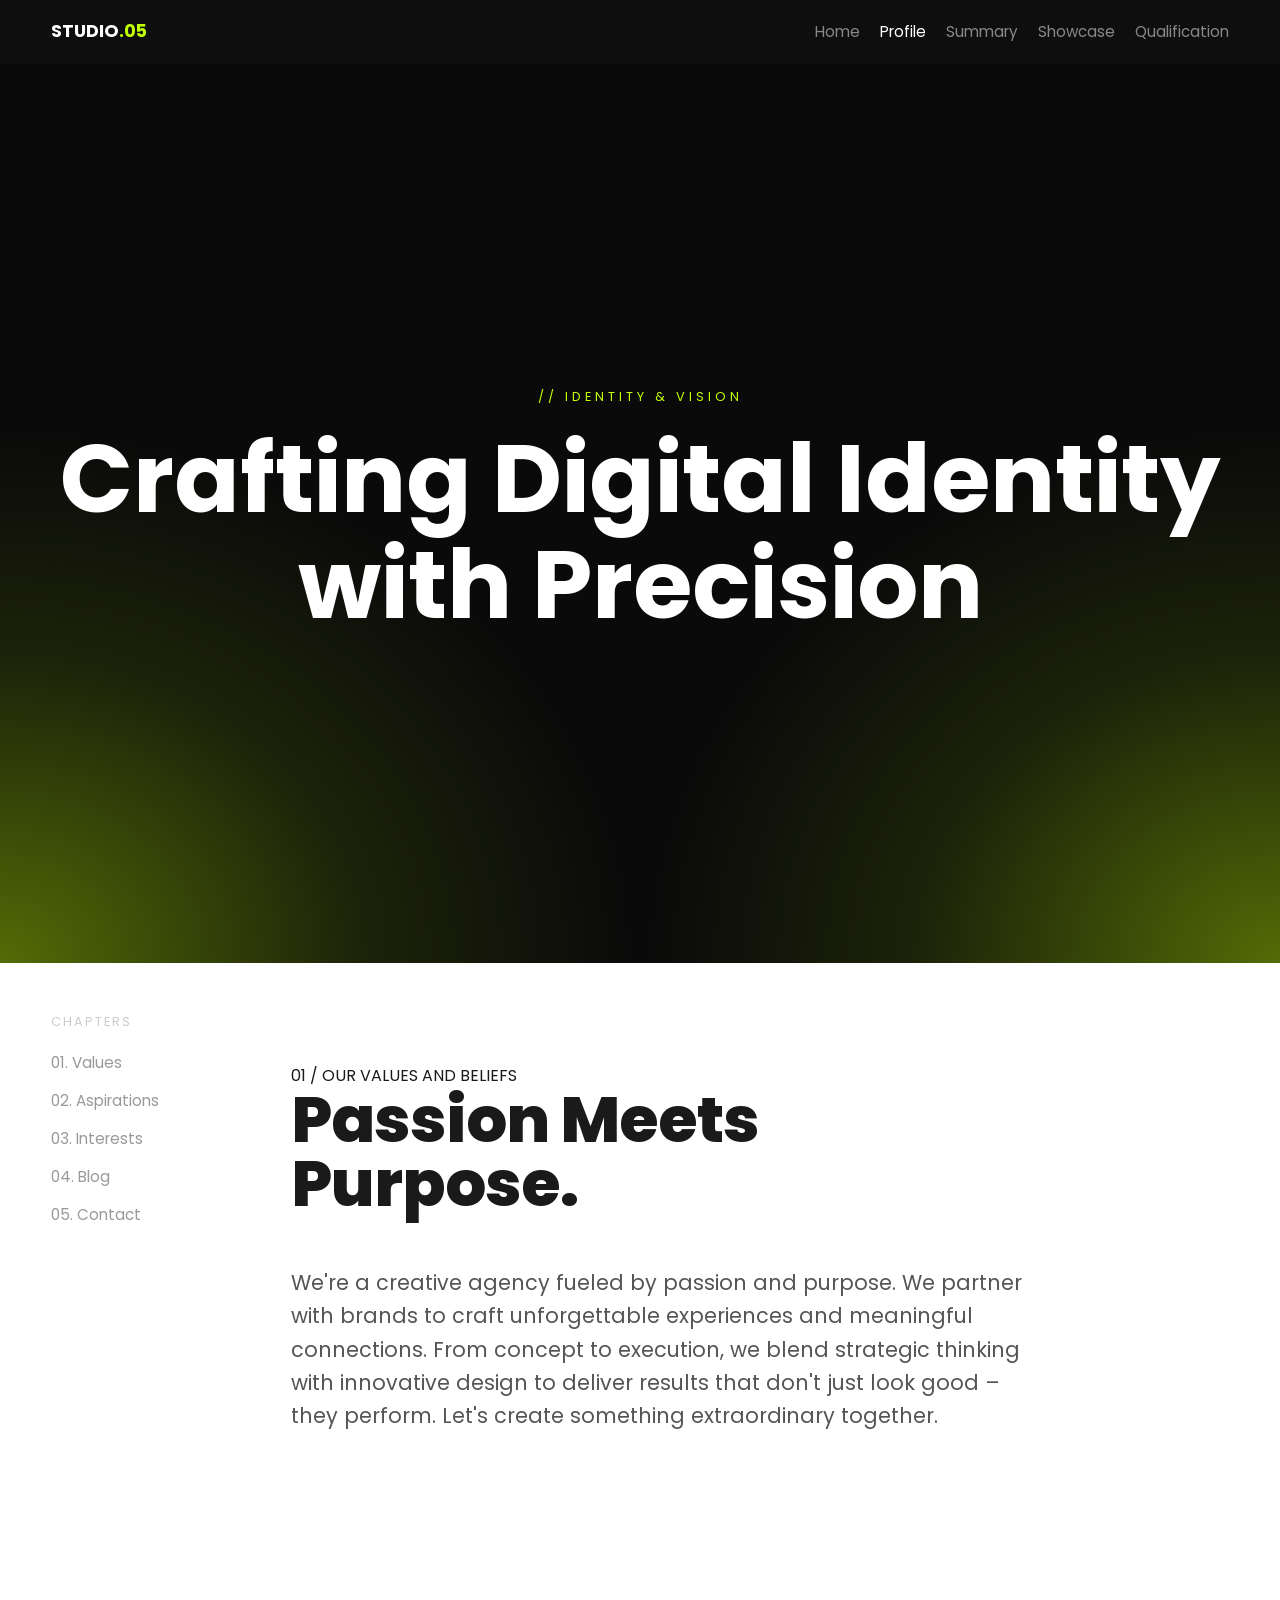
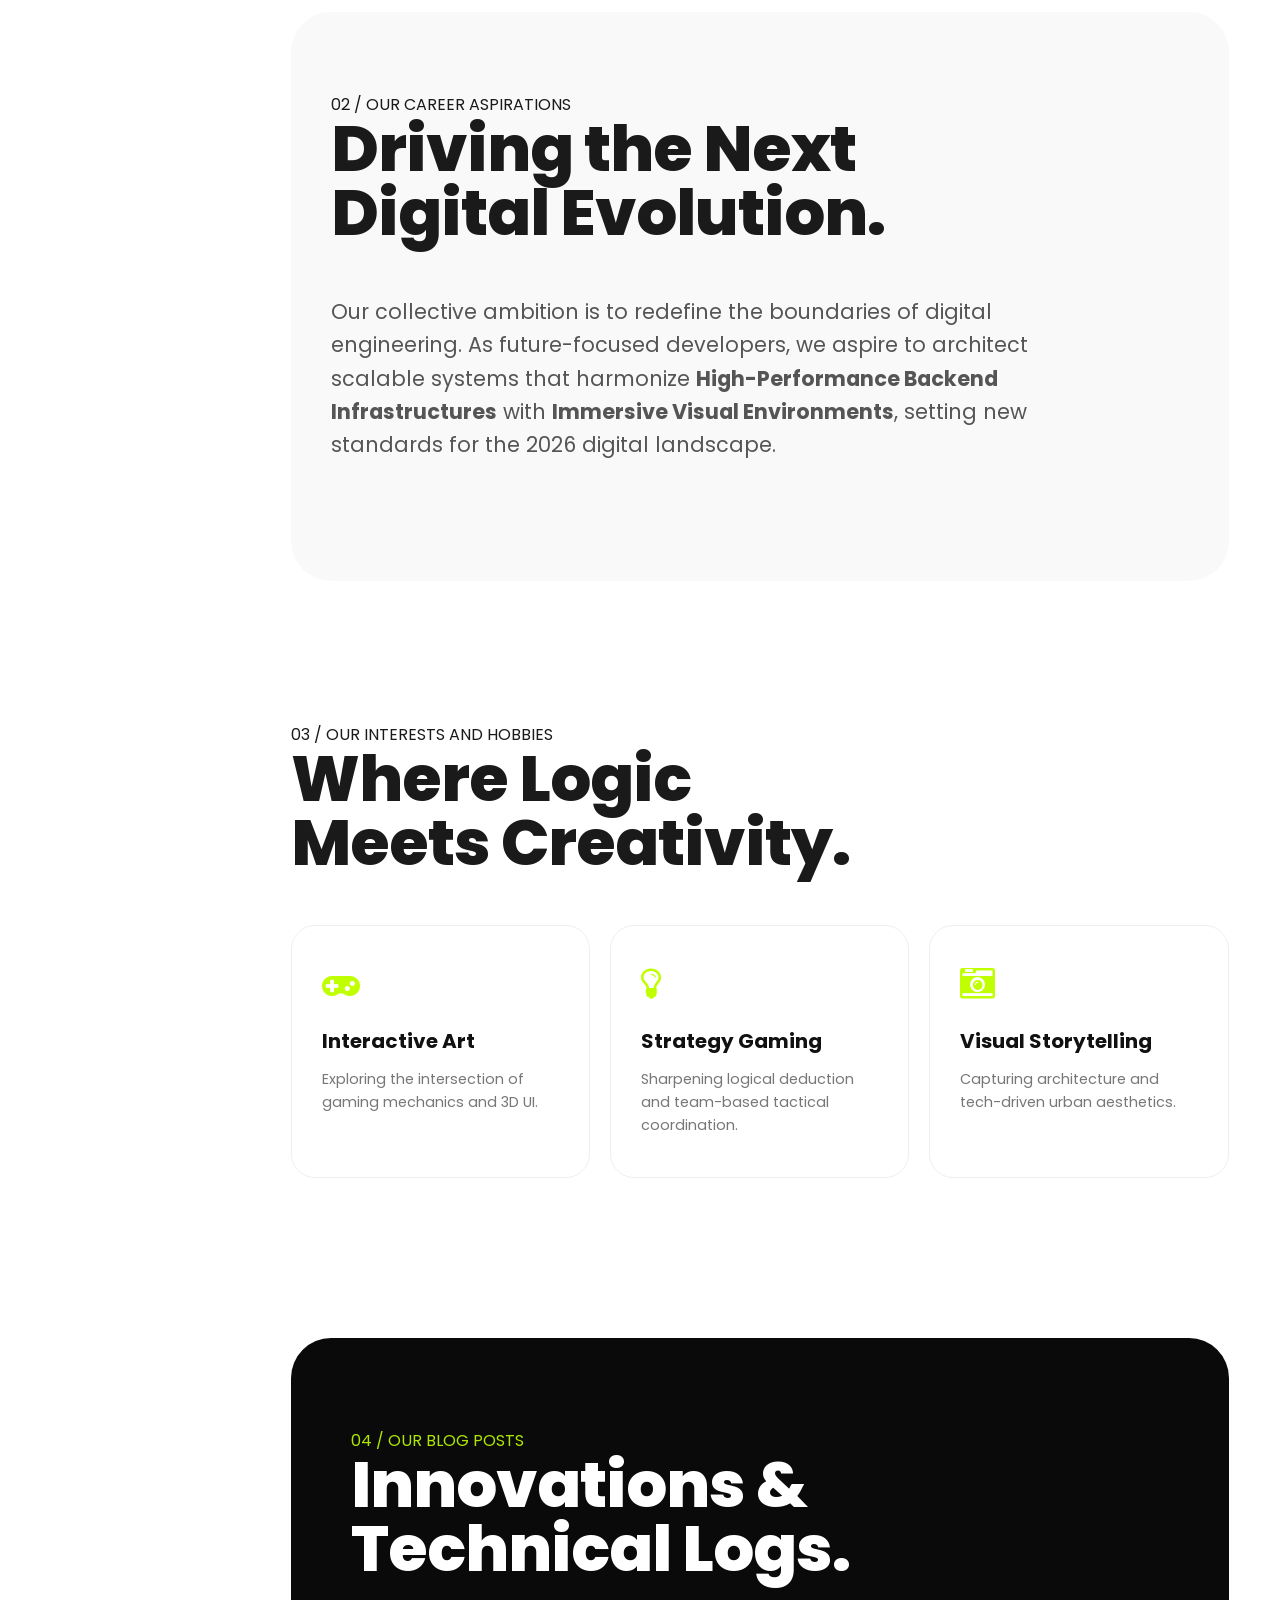
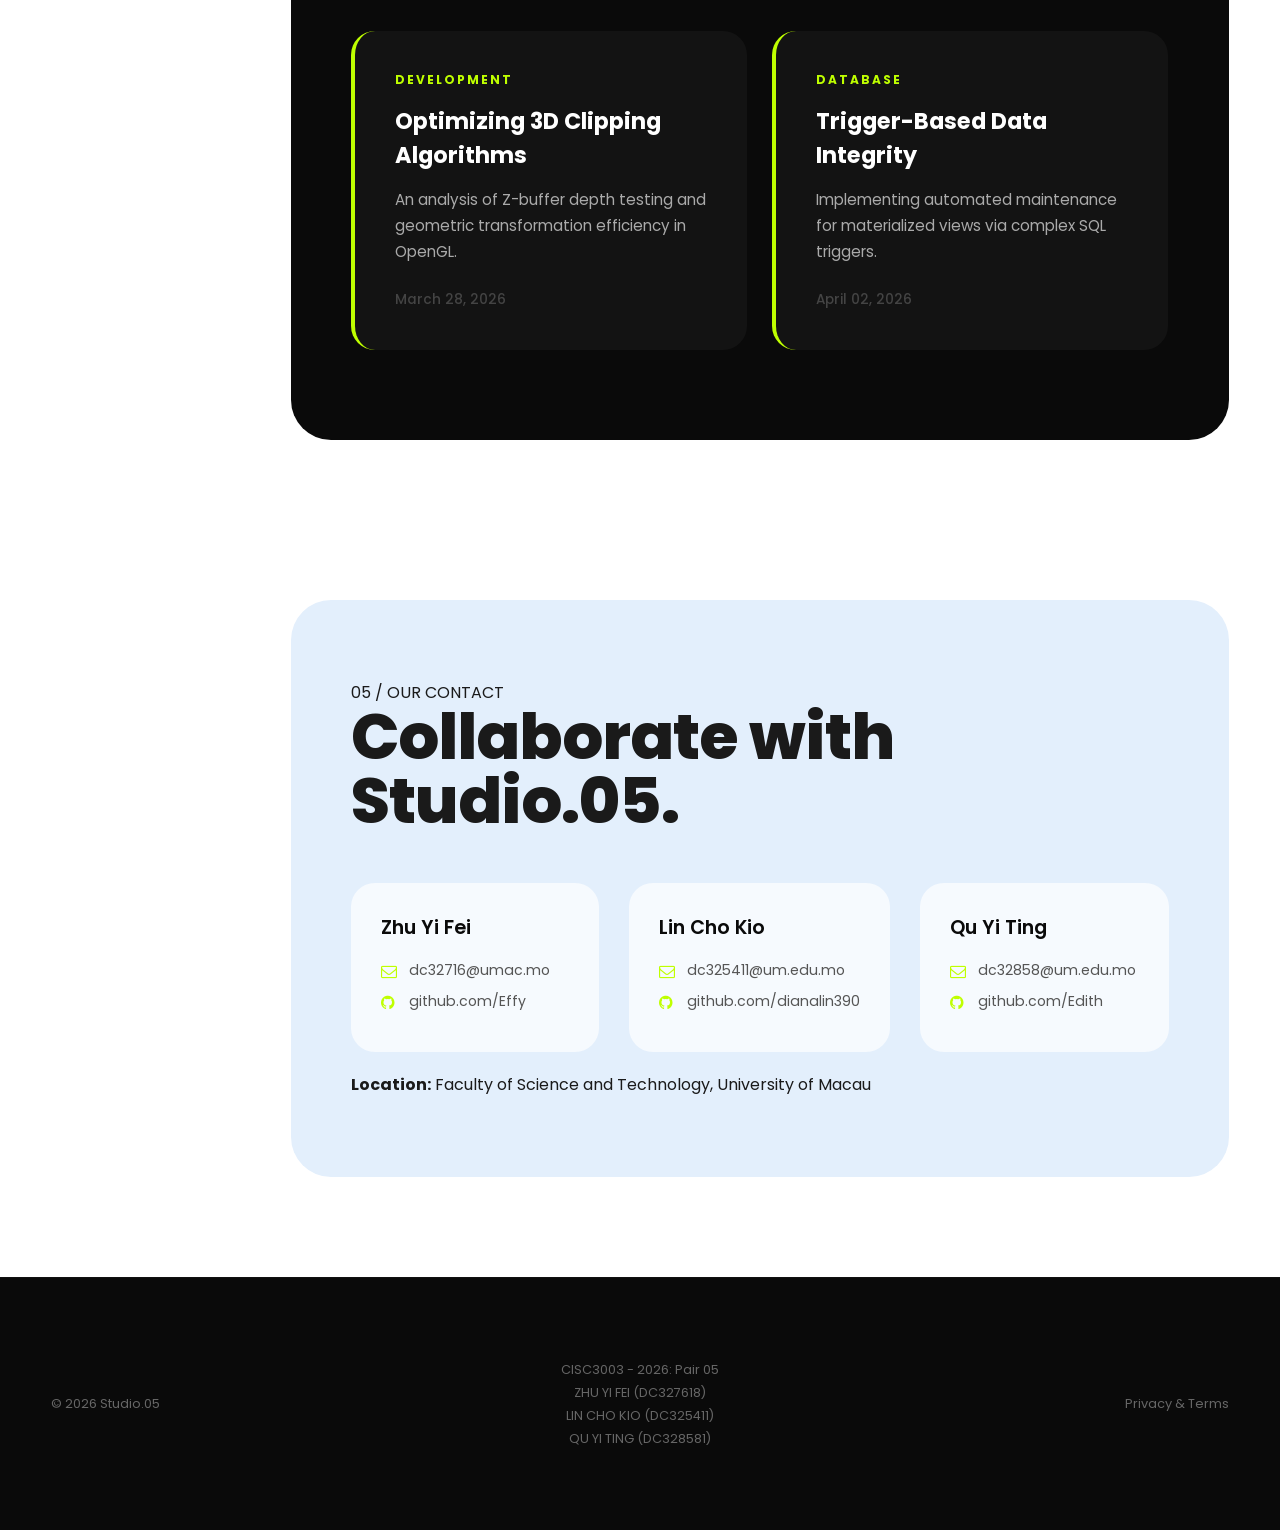
<file: cisc3003-PairAssgn-Profile.html>
<!DOCTYPE html>
<html lang="en">
<head>
    <meta charset="UTF-8">
    <meta name="viewport" content="width=device-width, initial-scale=1.0">
    <title>Profile | STUDIO.05</title>
    <link rel="stylesheet" href="css/cisc3003-PairAssgn.css">
    <link rel="stylesheet" href="https://cdnjs.cloudflare.com/ajax/libs/font-awesome/4.7.0/css/font-awesome.min.css">
    <link rel="stylesheet" href="https://fonts.googleapis.com/css2?family=Poppins:wght@300;400;500;600;700&display=swap">
    
</head>
<body class="profile-page-body">
    <header class="header">
        <nav class="wrapper navbar">
            <div class="brand">STUDIO<span>.05</span></div>
            <div class="hamburger" id="mobile-menu-btn">
                <span></span>
                <span></span>
                <span></span>
            </div>
            <ul class="nav-links" id="nav-list">
                <li><a href="index.html">Home</a></li>
                <li><a href="cisc3003-PairAssgn-Profile.html" class="active">Profile</a></li>
                <li><a href="cisc3003-PairAssgn-Summary.html">Summary</a></li>
                <li><a href="cisc3003-PairAssgn-Showcase.html">Showcase</a></li>
                <li><a href="cisc3003-PairAssgn-Qualification.html">Qualification</a></li>
            </ul>
        </nav>
    </header>
    
    <main>
        <section class="hero-green">
            <div class="hero-wrapper">
                <span class="tag-line">// IDENTITY & VISION</span>
                <h1>Crafting Digital Identity with Precision</h1>
            </div>
        </section>

        <div class="main-layout wrapper">
            <aside class="sidebar">
                <div class="sidebar-sticky">
                    <p class="sidebar-label">CHAPTERS</p>
                    <ul class="nav-wrapper">
                        <div class="track-line">
                            <svg width="100%" height="2" viewBox="0 0 1000 2" preserveAspectRatio="none">
                                <line x1="0" y1="1" x2="1000" y2="1" stroke="#ddd" stroke-width="2" stroke-dasharray="8,8" />
                            </svg>
                        </div>
                        <li><a href="#values">01. Values</a></li>
                        <li><a href="#career">02. Aspirations</a></li>
                        <li><a href="#hobbies">03. Interests</a></li>
                        <li><a href="#blog">04. Blog</a></li>
                        <li><a href="#contact">05. Contact</a></li>
                    </ul>
                </div>
            </aside>

            <div class="content-area">
                <section id="values" class="section-common profile-section-white reveal">
                    <span class="section-tag reveal-left">01 / OUR VALUES AND BELIEFS</span>
                    <h2 class="big-topic-title reveal delay-1">Passion Meets <br>Purpose.</h2>
                    <p class="big-text reveal delay-2">
                        We're a creative agency fueled by passion and purpose. We partner with brands to craft unforgettable experiences and meaningful connections. From concept to execution, we blend strategic thinking with innovative design to deliver results that don't just look good – they perform. Let's create something extraordinary together.
                    </p>
                </section>

                <section id="career" class="section-common profile-section-grey reveal">
                    <div class="creative-border-top"></div>
                    <span class="section-tag reveal-left">02 / OUR CAREER ASPIRATIONS</span>
                    <h2 class="big-topic-title reveal delay-1">Driving the Next <br>Digital Evolution.</h2>
                    <p class="big-text reveal delay-2">
                        Our collective ambition is to redefine the boundaries of digital engineering. As future-focused developers, we aspire to architect scalable systems that harmonize <strong>High-Performance Backend Infrastructures</strong> with <strong>Immersive Visual Environments</strong>, setting new standards for the 2026 digital landscape.
                    </p>
                </section>

                <section id="hobbies" class="section-common reveal">
                    <span class="section-tag reveal-left">03 / OUR INTERESTS AND HOBBIES</span>
                    <h2 class="big-topic-title reveal delay-1">Where Logic <br>Meets Creativity.</h2>
                    <div class="hobbies-flex">
                        <div class="hobby-card reveal-zoom delay-1">
                            <i class="fa fa-gamepad"></i>
                            <h4>Interactive Art</h4>
                            <p>Exploring the intersection of gaming mechanics and 3D UI.</p>
                        </div>
                        <div class="hobby-card reveal-zoom delay-2">
                            <i class="fa fa-lightbulb-o"></i>
                            <h4>Strategy Gaming</h4>
                            <p>Sharpening logical deduction and team-based tactical coordination.</p>
                        </div>
                        <div class="hobby-card reveal-zoom delay-3">
                            <i class="fa fa-camera-retro"></i>
                            <h4>Visual Storytelling</h4>
                            <p>Capturing architecture and tech-driven urban aesthetics.</p>
                        </div>
                    </div>
                </section>

                <section id="blog" class="section-common profile-section-dark reveal">
                    <span class="section-tag reveal-left">04 / OUR BLOG POSTS</span>
                    <h2 class="big-topic-title reveal delay-1" style="color:#fff;">Innovations & <br>Technical Logs.</h2>
                    <div class="blog-grid-container">
                        <div class="profile-blog-box reveal delay-2">
                            <span class="blog-category">DEVELOPMENT</span>
                            <h3>Optimizing 3D Clipping Algorithms</h3>
                            <p>An analysis of Z-buffer depth testing and geometric transformation efficiency in OpenGL.</p>
                            <span class="blog-date">March 28, 2026</span>
                        </div>
                        <div class="profile-blog-box reveal delay-3">
                            <span class="blog-category">DATABASE</span>
                            <h3>Trigger-Based Data Integrity</h3>
                            <p>Implementing automated maintenance for materialized views via complex SQL triggers.</p>
                            <span class="blog-date">April 02, 2026</span>
                        </div>
                    </div>
                </section>

                <section id="contact" class="section-common reveal">
                    <div class="contact-highlight">
                        <span class="section-tag reveal-left">05 / OUR CONTACT</span>
                        <h2 class="big-topic-title reveal delay-1">Collaborate with <br>Studio.05.</h2>
                        
                        <div class="contact-grid">
                            <div class="contact-member-card reveal-zoom delay-1">
                                <h5>Zhu Yi Fei</h5>
                                <p><i class="fa fa-envelope-o"></i> <a href="mailto:dc32716@um.edu.mo"> dc32716@umac.mo</a></p>
                                <p><i class="fa fa-github"></i><a href="https://github.com/Effy-lldd/CISC3003-dc327168-2026GitHub" target="_blank">github.com/Effy</a></p>
                            </div>
                            <div class="contact-member-card reveal-zoom delay-2">
                                <h5>Lin Cho Kio</h5>
                                <p><i class="fa fa-envelope-o"></i> <a href="mailto:dc325411@um.edu.mo">dc325411@um.edu.mo</a></p>
                                <p><i class="fa fa-github"></i> <a href="https://github.com/dianalin390/dianalin390-CISC3003-dc325411-2026GitHub" target="_blank">github.com/dianalin390</a></p>
                            </div>
                            <div class="contact-member-card reveal-zoom delay-3">
                                <h5>Qu Yi Ting</h5>
                                <p><i class="fa fa-envelope-o"></i> <a href="mailto:dc32858@um.edu.mo">dc32858@um.edu.mo</a></p>
                                <p><i class="fa fa-github"></i> <a href="https://github.com/Edith-qyt/CISC3003-DC32858-2026GitHub" target="_blank">github.com/Edith</a></p>
                            </div>
                        </div>
                        
                        <div class="location-footer reveal delay-3">
                            <p><strong>Location:</strong> Faculty of Science and Technology, University of Macau</p>
                        </div>
                    </div>
                </section>
            </div>
        </div>

        <footer class="footer-dark">
            <div class="footer-container wrapper">
                <div class="footer-side">© 2026 Studio.05</div>
                <div class="footer-main">
                    CISC3003 - 2026: Pair 05 <br>ZHU YI FEI (DC327618) <br> LIN CHO KIO (DC325411) <br> QU YI TING (DC328581)
                </div>
                <div class="footer-side text-right">Privacy & Terms</div>
            </div>
        </footer>
    </main>

    <script>
        document.addEventListener('DOMContentLoaded', () => {
            // 1. 监听滚动触发动画
            const revealObserver = new IntersectionObserver((entries) => {
                entries.forEach(entry => {
                    if (entry.isIntersecting) {
                        entry.target.classList.add('active');
                    }
                });
            }, { 
                threshold: 0.1,
                rootMargin: "0px 0px -50px 0px" // 提前一点点触发，感官更顺滑
            });

            // 核心：选取所有需要动效的元素类型
            const animatedEls = document.querySelectorAll('.reveal, .reveal-left, .reveal-zoom');
            animatedEls.forEach(el => revealObserver.observe(el));

            // 2. 侧边栏高亮逻辑
            const sections = document.querySelectorAll('section[id]');
            const sidebarLinks = document.querySelectorAll('.sidebar a');
            
            window.addEventListener('scroll', () => {
                let current = '';
                const scrollPos = window.scrollY + (window.innerHeight / 3);

                sections.forEach(s => {
                    if (scrollPos >= s.offsetTop) {
                        current = s.id;
                    }
                });

                sidebarLinks.forEach(link => {
                    link.classList.remove('active-section');
                    if (link.getAttribute('href') === `#${current}`) {
                        link.classList.add('active-section');
                    }
                });
            });
        });
        const menuBtn = document.getElementById('mobile-menu-btn');
        const navList = document.getElementById('nav-list');

        menuBtn.addEventListener('click', () => {
            // 切换菜单显示/隐藏
            navList.classList.toggle('show');
            // 切换汉堡图标动画效果
            menuBtn.classList.toggle('open');
        });

        // 点击菜单项后自动关闭（提升体验）
        document.querySelectorAll('.nav-links a').forEach(link => {
            link.addEventListener('click', () => {
                navList.classList.remove('show');
                menuBtn.classList.remove('open');
            });
        });
    </script>
</body>
</html>
</file>
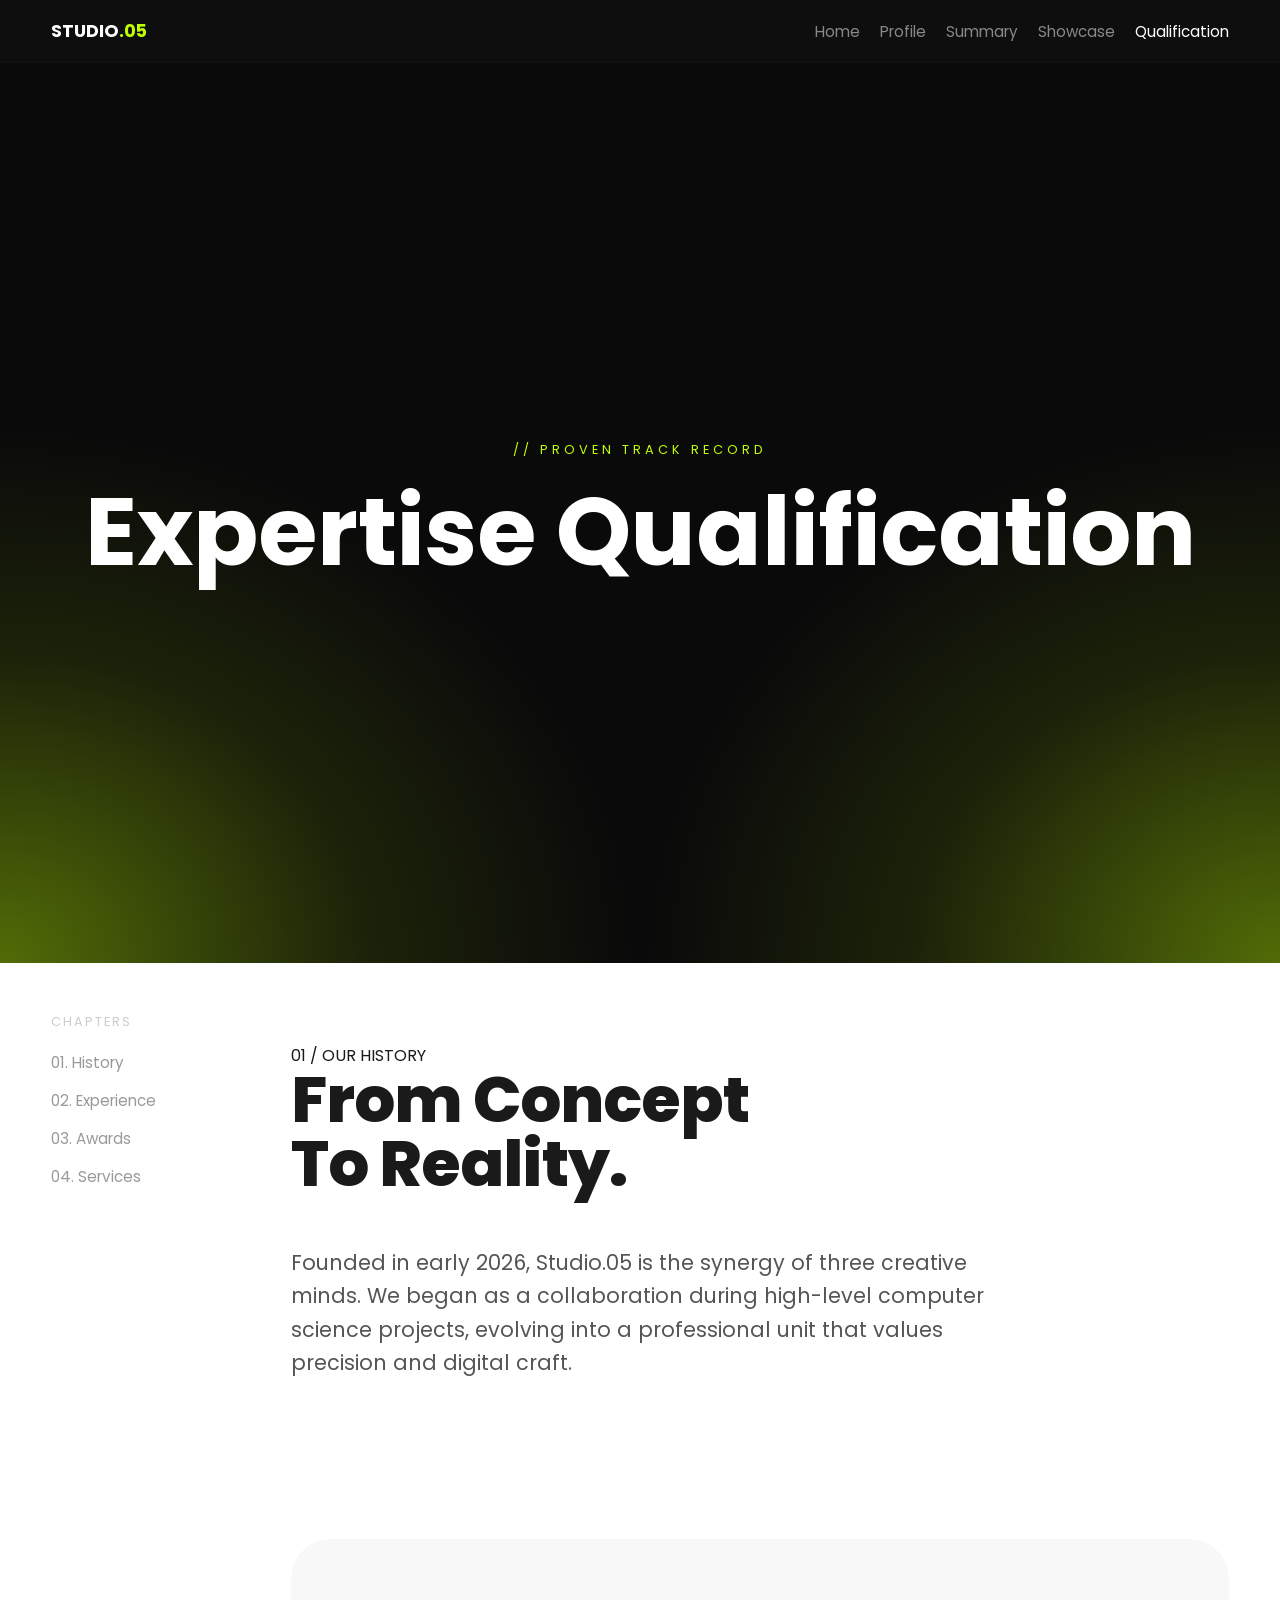
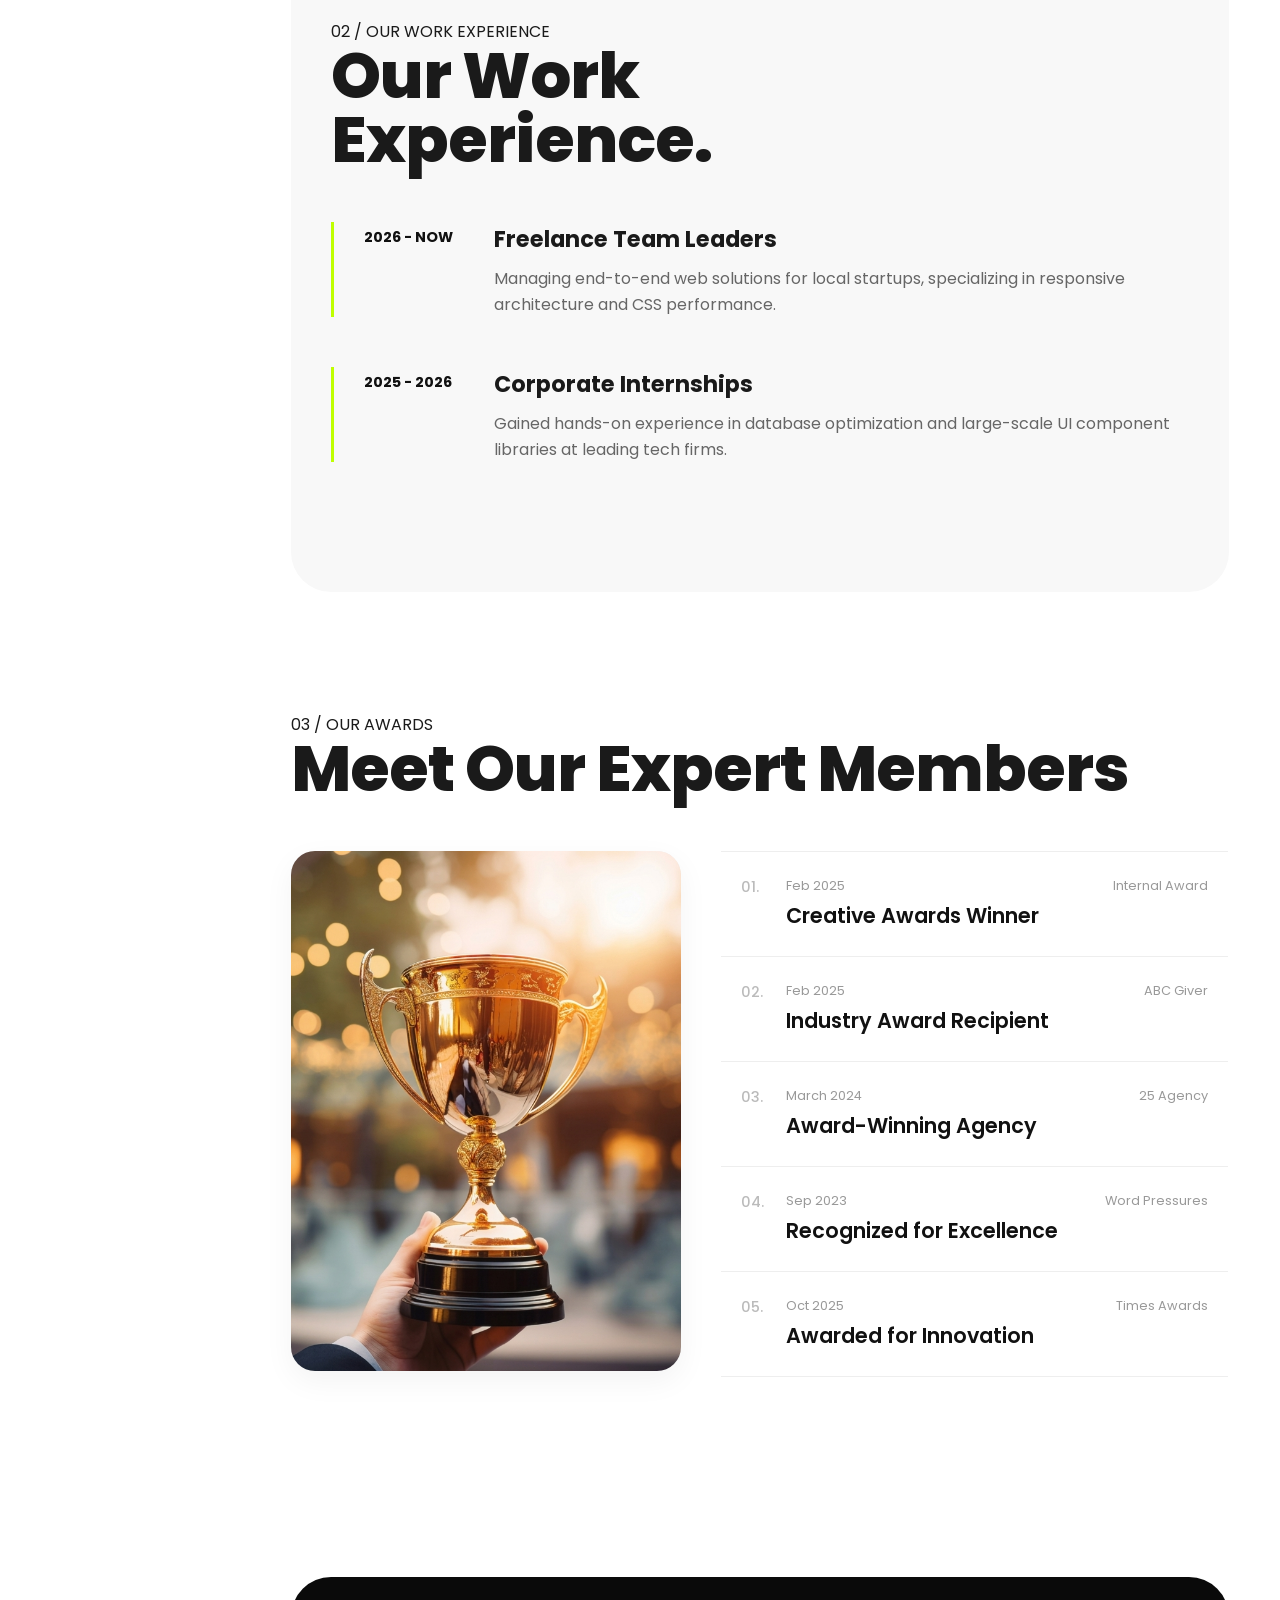
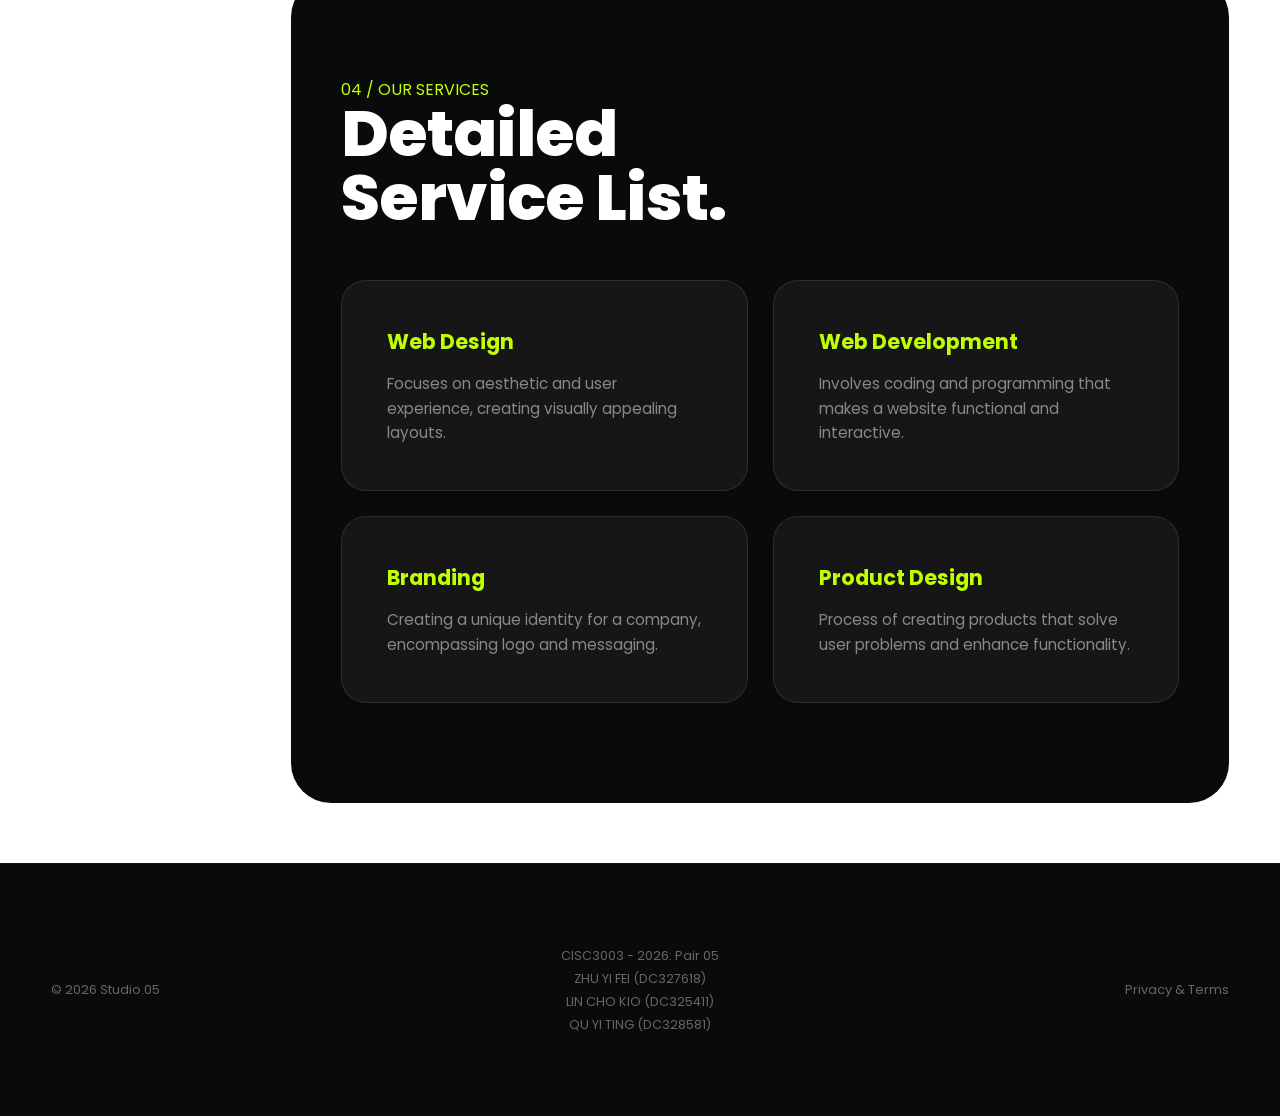
<file: cisc3003-PairAssgn-Qualification.html>
<!DOCTYPE html>
<html lang="en">
<head>
    <meta charset="UTF-8">
    <meta name="viewport" content="width=device-width, initial-scale=1.0">
    <title>Qualification | STUDIO.05</title>
    <link rel="stylesheet" href="css/cisc3003-PairAssgn.css">
    <link rel="stylesheet" href="https://fonts.googleapis.com/css2?family=Poppins:wght@300;400;500;600;700&display=swap">
    <link rel="stylesheet" href="https://stackpath.bootstrapcdn.com/font-awesome/4.7.0/css/font-awesome.min.css">
</head>
<body class="qualification-page-body">
    <header class="header">
        <nav class="wrapper navbar">
            <div class="brand">STUDIO<span>.05</span></div>
            <div class="hamburger" id="mobile-menu-btn">
                <span></span>
                <span></span>
                <span></span>
            </div>
            <ul class="nav-links" id="nav-list">
                <li><a href="index.html">Home</a></li>
                <li><a href="cisc3003-PairAssgn-Profile.html">Profile</a></li>
                <li><a href="cisc3003-PairAssgn-Summary.html">Summary</a></li>
                <li><a href="cisc3003-PairAssgn-Showcase.html">Showcase</a></li>
                <li><a href="cisc3003-PairAssgn-Qualification.html" class="active">Qualification</a></li>
            </ul>
        </nav>
    </header>

    <main>
        <section class="hero-green">
            <div class="hero-wrapper">
                <span class="tag-line">// PROVEN TRACK RECORD</span>
                <h1>Expertise Qualification</h1>
            </div>
        </section>

        <div class="main-layout wrapper">
            <aside class="sidebar">
                <div class="sidebar-sticky">
                    <p class="sidebar-label">CHAPTERS</p>
                    <ul class="nav-wrapper">
                        <li><a href="#history">01. History</a></li>
                        <li><a href="#experience">02. Experience</a></li>
                        <li><a href="#awards">03. Awards</a></li>
                        <li><a href="#services">04. Services</a></li>
                    </ul>
                </div>
            </aside>

            <div class="content-area">
                <section id="history" class="section-common">
                    <span class="section-tag reveal-left">01 / OUR HISTORY</span>
                    <h2 class="big-topic-title reveal delay-1">From Concept <br>To Reality.</h2>
                    <p class="big-text reveal delay-2">Founded in early 2026, Studio.05 is the synergy of three creative minds. We began as a collaboration during high-level computer science projects, evolving into a professional unit that values precision and digital craft.</p>
                </section>

                <section id="experience" class="section-common qual-bg-grey">
                    <span class="section-tag reveal-left">02 / OUR WORK EXPERIENCE</span>
                    <h2 class="big-topic-title reveal delay-1">Our Work <br>Experience.</h2>
                    <div class="exp-timeline">
                        <div class="exp-row reveal delay-2">
                            <div class="exp-time">2026 - NOW</div>
                            <div class="exp-content">
                                <h4>Freelance Team Leaders</h4>
                                <p>Managing end-to-end web solutions for local startups, specializing in responsive architecture and CSS performance.</p>
                            </div>
                        </div>
                        <div class="exp-row reveal delay-3">
                            <div class="exp-time">2025 - 2026</div>
                            <div class="exp-content">
                                <h4>Corporate Internships</h4>
                                <p>Gained hands-on experience in database optimization and large-scale UI component libraries at leading tech firms.</p>
                            </div>
                        </div>
                    </div>
                </section>

                <section id="awards" class="section-common">
                    <div class="award-header-center">
                        <span class="section-tag reveal-left">03 / OUR AWARDS</span>
                        <h2 class="big-topic-title center-text reveal delay-1">Meet Our Expert Members</h2>
                    </div>

                    <div class="award-flex-container">
                        <div class="award-visual-box reveal delay-2">
                            <img src="images/Award.png" alt="Award Sculpture" class="award-img">
                        </div>

                        <div class="award-list">
                            <div class="award-item reveal delay-1">
                                <span class="award-num">01.</span>
                                <div class="award-info">
                                    <div class="award-meta">
                                        <span class="award-date">Feb 2025</span>
                                        <span class="award-giver">Internal Award</span>
                                    </div>
                                    <h4 class="award-name">Creative Awards Winner</h4>
                                </div>
                            </div>

                            <div class="award-item reveal delay-2">
                                <span class="award-num">02.</span>
                                <div class="award-info">
                                    <div class="award-meta">
                                        <span class="award-date">Feb 2025</span>
                                        <span class="award-giver">ABC Giver</span>
                                    </div>
                                    <h4 class="award-name">Industry Award Recipient</h4>
                                </div>
                            </div>

                            <div class="award-item reveal delay-3">
                                <span class="award-num">03.</span>
                                <div class="award-info">
                                    <div class="award-meta">
                                        <span class="award-date">March 2024</span>
                                        <span class="award-giver">25 Agency</span>
                                    </div>
                                    <h4 class="award-name">Award-Winning Agency</h4>
                                </div>
                            </div>

                            <div class="award-item active-award reveal delay-4">
                                <span class="award-num">04.</span>
                                <div class="award-info">
                                    <div class="award-meta">
                                        <span class="award-date">Sep 2023</span>
                                        <span class="award-giver">Word Pressures</span>
                                    </div>
                                    <h4 class="award-name">Recognized for Excellence</h4>
                                </div>
                            </div>

                            <div class="award-item reveal delay-5">
                                <span class="award-num">05.</span>
                                <div class="award-info">
                                    <div class="award-meta">
                                        <span class="award-date">Oct 2025</span>
                                        <span class="award-giver">Times Awards</span>
                                    </div>
                                    <h4 class="award-name">Awarded for Innovation</h4>
                                </div>
                            </div>
                        </div>
                    </div>
                </section>

                <section id="services" class="section-common qual-bg-dark">
                    <span class="section-tag reveal-left">04 / OUR SERVICES</span>
                    <h2 class="big-topic-title reveal delay-1" style="color: #fff;">Detailed <br>Service List.</h2>
                    <div class="service-grid">
                        <div class="service-item reveal-zoom delay-1">
                            <h4>Web Design</h4>
                            <p>Focuses on aesthetic and user experience, creating visually appealing layouts.</p>
                        </div>
                        <div class="service-item reveal-zoom delay-2">
                            <h4>Web Development</h4>
                            <p>Involves coding and programming that makes a website functional and interactive.</p>
                        </div>
                        <div class="service-item reveal-zoom delay-3">
                            <h4>Branding</h4>
                            <p>Creating a unique identity for a company, encompassing logo and messaging.</p>
                        </div>
                        <div class="service-item reveal-zoom delay-4">
                            <h4>Product Design</h4>
                            <p>Process of creating products that solve user problems and enhance functionality.</p>
                        </div>
                    </div>
                </section>
            </div>
        </div>

        <footer class="footer-dark">
            <div class="footer-container wrapper">
                <div class="footer-side">© 2026 Studio.05</div>
                <div class="footer-main">
                    CISC3003 - 2026: Pair 05 <br>ZHU YI FEI (DC327618) <br> LIN CHO KIO (DC325411) <br> QU YI TING (DC328581)
                </div>
                <div class="footer-side text-right">Privacy & Terms</div>
            </div>
        </footer>
    </main>

<script>
    // --- 原有逻辑 ---
    
    // 1. 侧边栏滚动高亮逻辑
    const sections = document.querySelectorAll('section[id]');
    const sidebarLinks = document.querySelectorAll('.sidebar a');

    window.addEventListener('scroll', () => {
        let currentSection = '';
        const windowHeight = window.innerHeight;
        sections.forEach(section => {
            const sectionTop = section.offsetTop;
            if (scrollY >= sectionTop - windowHeight / 2) {
                currentSection = section.id;
            }
        });
        sidebarLinks.forEach(link => {
            link.classList.remove('active-section');
            if (currentSection && link.getAttribute('href') === `#${currentSection}`) {
                link.classList.add('active-section');
            }
        });
    });

    // 2. 奖项点击高亮逻辑
    const awardItems = document.querySelectorAll('.award-item');

    awardItems.forEach(item => {
        item.addEventListener('click', () => {
            awardItems.forEach(el => el.classList.remove('active-award'));
            item.classList.add('active-award');
        });
    });

    // --- 新增动效监听逻辑 ---

    // 3. 滚动进入视口触发动画 (.reveal, .reveal-left, .reveal-zoom)
    const observerOptions = {
        threshold: 0.1, // 元素出现10%即触发
        rootMargin: "0px 0px -50px 0px" // 提前或延迟触发的偏移量
    };

    const revealObserver = new IntersectionObserver((entries) => {
        entries.forEach(entry => {
            if (entry.isIntersecting) {
                entry.target.classList.add('active');
                // 如果只需要触发一次动画，取消监听该元素:
                // revealObserver.unobserve(entry.target);
            }
        });
    }, observerOptions);

    // 绑定所有需要动效的元素
    const elementsToReveal = document.querySelectorAll('.reveal, .reveal-left, .reveal-zoom');
    elementsToReveal.forEach(el => revealObserver.observe(el));

    const menuBtn = document.getElementById('mobile-menu-btn');
    const navList = document.getElementById('nav-list');

    menuBtn.addEventListener('click', () => {
        // 切换菜单显示/隐藏
        navList.classList.toggle('show');
        // 切换汉堡图标动画效果
        menuBtn.classList.toggle('open');
    });

    // 点击菜单项后自动关闭（提升体验）
    document.querySelectorAll('.nav-links a').forEach(link => {
        link.addEventListener('click', () => {
            navList.classList.remove('show');
            menuBtn.classList.remove('open');
        });
    });
</script>
</body>
</html>
</file>
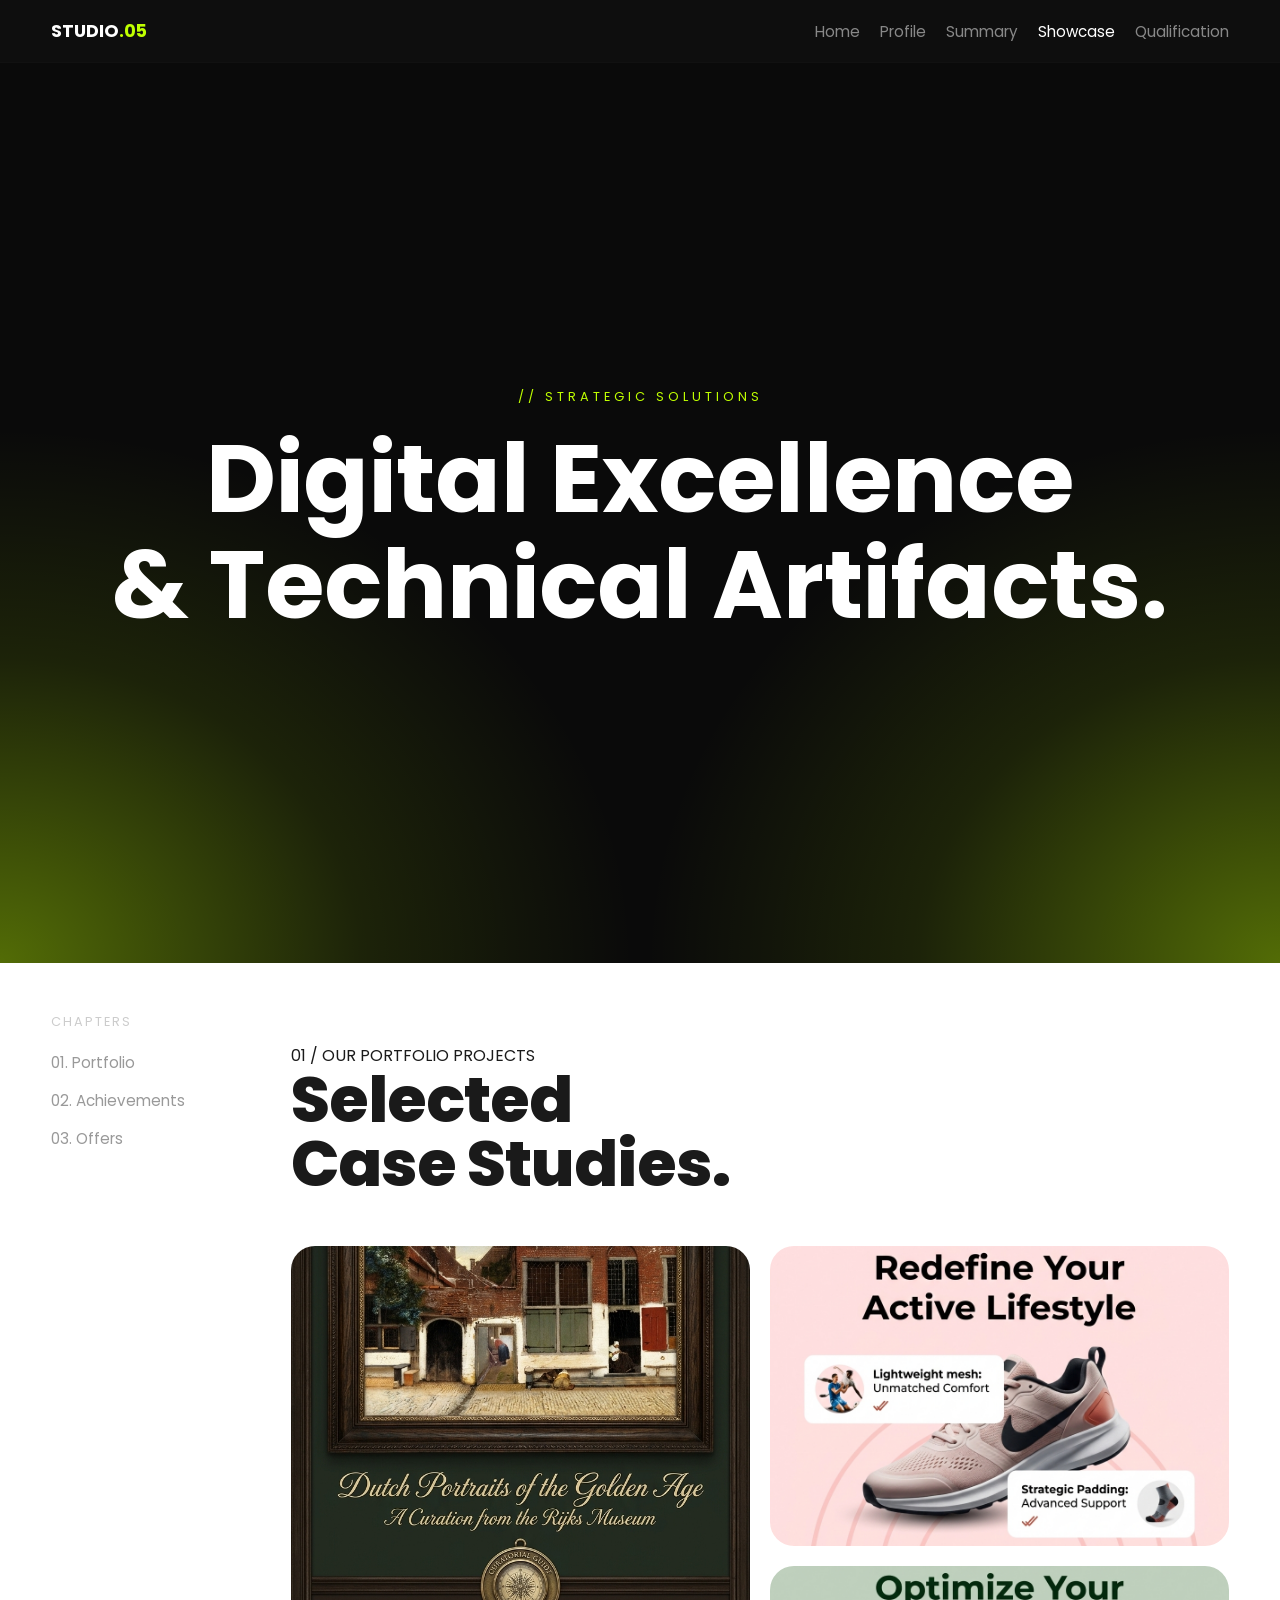
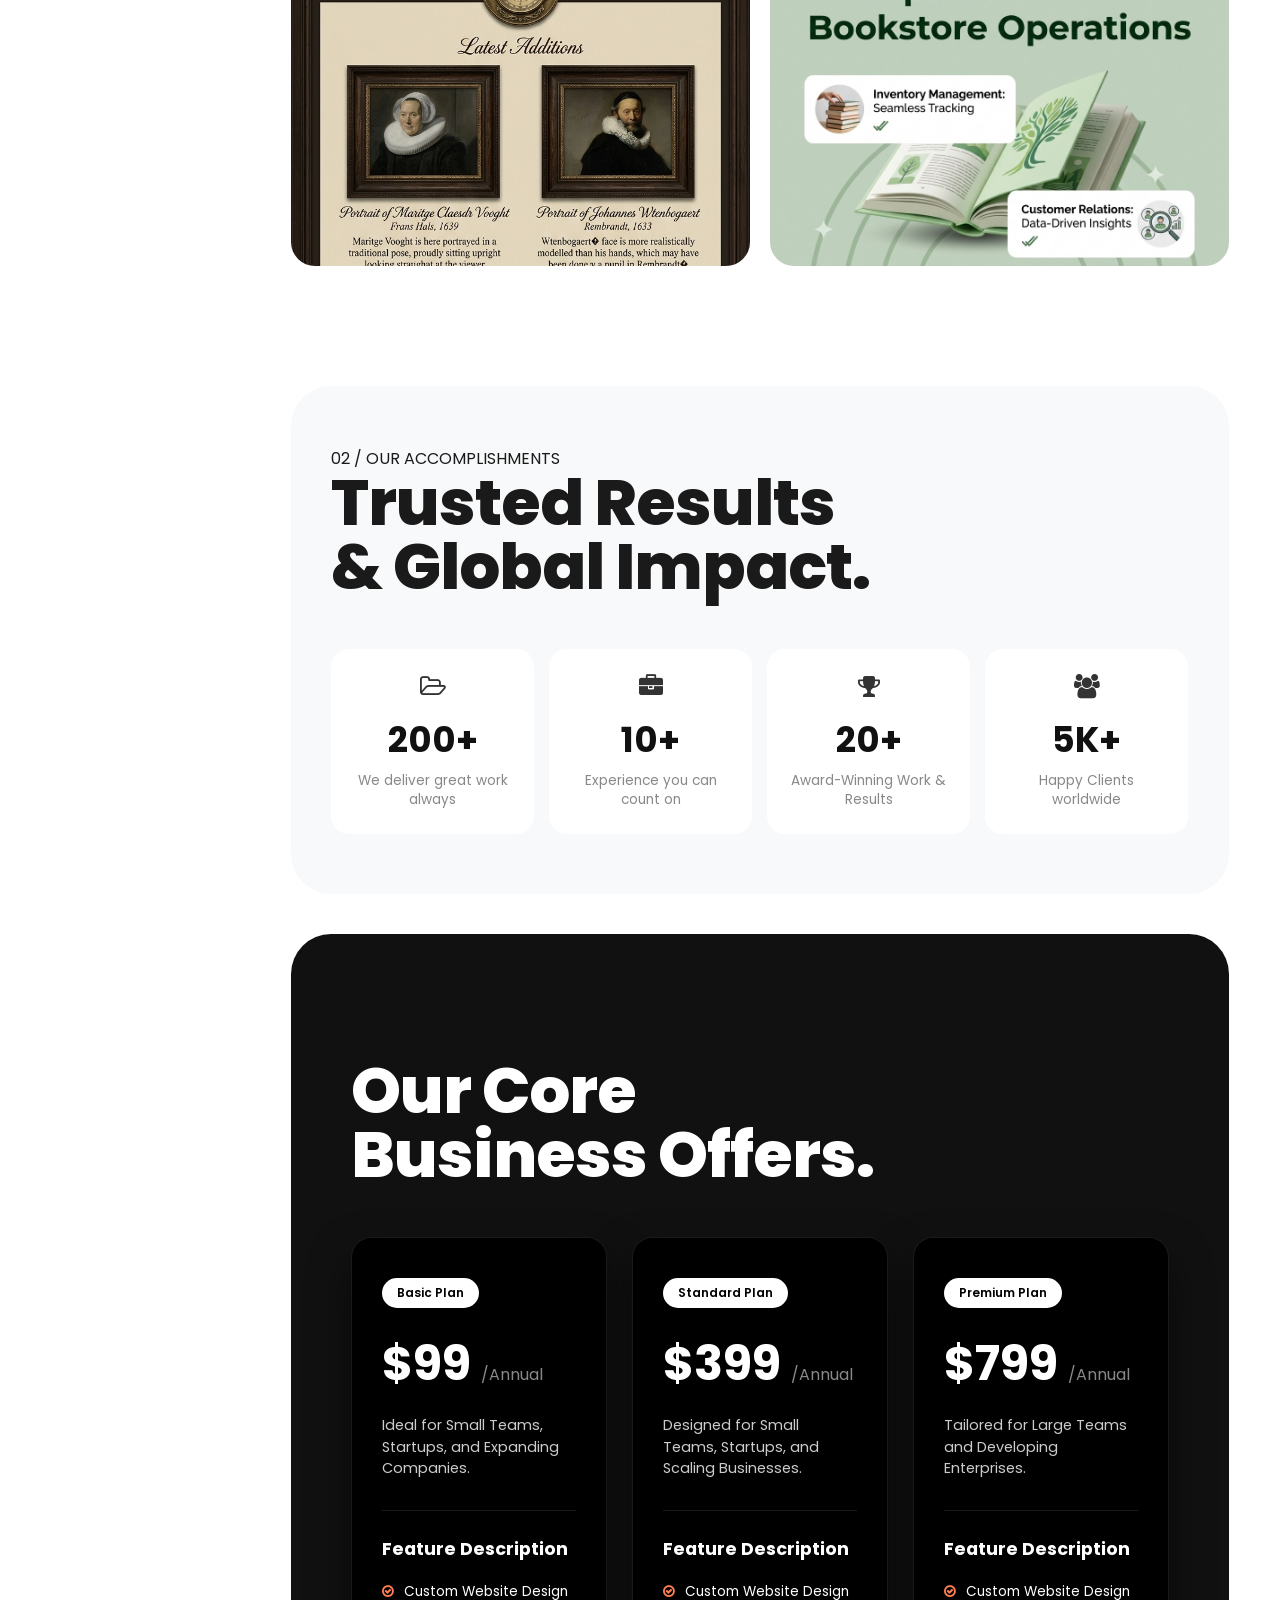
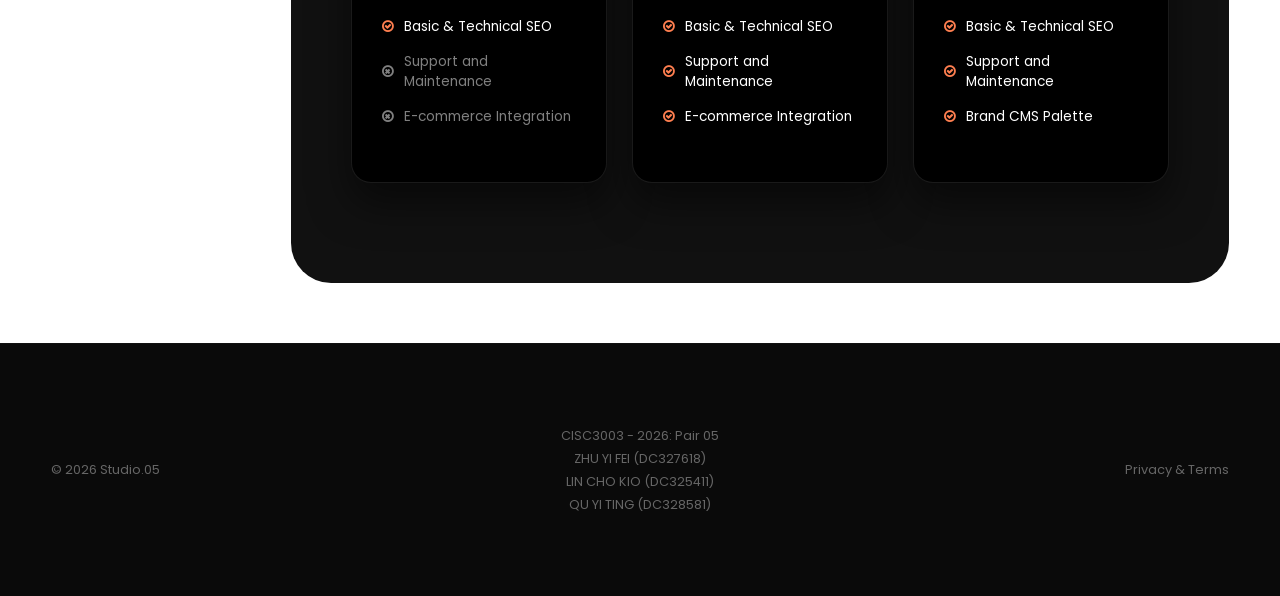
<file: cisc3003-PairAssgn-Showcase.html>
<!DOCTYPE html>
<html lang="en">

<head>
    <meta charset="UTF-8">
    <meta name="viewport" content="width=device-width, initial-scale=1.0">
    <title>Showcase | STUDIO.05</title>
    <link rel="stylesheet" href="css/cisc3003-PairAssgn.css">
    <link rel="stylesheet" href="https://cdnjs.cloudflare.com/ajax/libs/font-awesome/4.7.0/css/font-awesome.min.css">
    <link rel="stylesheet" href="https://fonts.googleapis.com/css2?family=Poppins:wght@300;400;500;600;700&display=swap">
    
</head>

<body class="showcase-page-body">
    <header class="header">
        <nav class="wrapper navbar">
            <div class="brand">STUDIO<span>.05</span></div>
            <div class="hamburger" id="mobile-menu-btn">
                <span></span>
                <span></span>
                <span></span>
            </div>
            <ul class="nav-links" id="nav-list">
                <li><a href="index.html">Home</a></li>
                <li><a href="cisc3003-PairAssgn-Profile.html">Profile</a></li>
                <li><a href="cisc3003-PairAssgn-Summary.html">Summary</a></li>
                <li><a href="cisc3003-PairAssgn-Showcase.html" class="active">Showcase</a></li>
                <li><a href="cisc3003-PairAssgn-Qualification.html">Qualification</a></li>
            </ul>
        </nav>
    </header>

    <main>
        <section class="hero-green">
            <div class="hero-wrapper">
                <span class="tag-line">// STRATEGIC SOLUTIONS</span>
                <h1>Digital Excellence <br>& Technical Artifacts.</h1>
            </div>
        </section>

        <div class="main-layout wrapper">
            <aside class="sidebar">
                <div class="sidebar-sticky">
                    <p class="sidebar-label">CHAPTERS</p>
                    <ul class="nav-wrapper">
                        <div class="track-line">
                            <svg width="100%" height="2" viewBox="0 0 1000 2" preserveAspectRatio="none">
                                <line x1="0" y1="1" x2="1000" y2="1" stroke="#ddd" stroke-width="2" stroke-dasharray="8,8" />
                            </svg>
                        </div>
                        <li><a href="#projects">01. Portfolio</a></li>
                        <li><a href="#accomplishments">02. Achievements</a></li>
                        <li><a href="#offers">03. Offers</a></li>
                    </ul>
                </div>
            </aside>

            <div class="content-area">
                <section id="projects" class="section-common reveal">
                    <span class="section-tag reveal-left">01 / OUR PORTFOLIO PROJECTS</span>
                    <h2 class="big-topic-title reveal delay-1">Selected <br>Case Studies.</h2>
                    <div class="showcase-grid">
                        <a href="cisc3003-PairAssgn-demo02.html" class="showcase-item tall reveal-zoom delay-1" style="background-image: url('images/demo2.png');">
                            <div class="item-overlay">
                                <h3>Rijks Museum</h3>
                                <p>Dutch Portraits of the Golden Age From the Rijks Museum</p>
                            </div>
                        </a>
                        <a href="cisc3003-PairAssgn-demo01.html" class="showcase-item reveal-zoom delay-2" style="background-image: url('images/demo1.png');">
                            <div class="item-overlay">
                                <h3>RedStore</h3>
                                <p>E-commerce System Architecture</p>
                            </div>
                        </a>
                        <a href="cisc3003-PairAssgn-demo03.html" class="showcase-item reveal-zoom delay-3" style="background-image: url('images/demo3.png');">
                            <div class="item-overlay">
                                <h3>CRM Admin</h3>
                                <p>Digital Transformation</p>
                            </div>
                        </a>
                    </div>
                </section>

                <section id="accomplishments" class="section-common showcase-bg-grey reveal">
                    <span class="section-tag reveal-left">02 / OUR ACCOMPLISHMENTS</span>
                    <h2 class="big-topic-title reveal delay-1">Trusted Results <br>& Global Impact.</h2>
                    <div class="stat-grid">
                        <div class="stat-card reveal delay-1">
                            <i class="fa fa-folder-open-o"></i>
                            <div class="stat-num">200+</div>
                            <p>We deliver great work always</p>
                        </div>
                        <div class="stat-card reveal delay-2">
                            <i class="fa fa-briefcase"></i>
                            <div class="stat-num">10+</div>
                            <p>Experience you can count on</p>
                        </div>
                        <div class="stat-card reveal delay-3">
                            <i class="fa fa-trophy"></i>
                            <div class="stat-num">20+</div>
                            <p>Award-Winning Work & Results</p>
                        </div>
                        <div class="stat-card reveal delay-4">
                            <i class="fa fa-users"></i>
                            <div class="stat-num">5K+</div>
                            <p>Happy Clients worldwide</p>
                        </div>
                    </div>
                </section>

                <section id="offers" class="section-common showcase-bg-dark reveal">
                    <span class="section-tag reveal-left" style="color: rgba(191, 255, 0, 0.887);">03 / SERVICE PACKAGES</span>
                    <h2 class="big-topic-title reveal delay-1" style="color: #fff;">Our Core <br>Business Offers.</h2>

                    <div class="pricing-grid">
                        <div class="pricing-card reveal delay-1">
                            <span class="plan-badge">Basic Plan</span>
                            <div class="plan-price">$99 <span>/Annual</span></div>
                            <p class="plan-target">Ideal for Small Teams, Startups, and Expanding Companies.</p>
                            <div class="feature-list">
                                <h5>Feature Description</h5>
                                <ul>
                                    <li class="check"><i class="fa fa-check-circle-o"></i> Custom Website Design</li>
                                    <li class="check"><i class="fa fa-check-circle-o"></i> Basic & Technical SEO</li>
                                    <li class="cross"><i class="fa fa-times-circle-o"></i> Support and Maintenance</li>
                                    <li class="cross"><i class="fa fa-times-circle-o"></i> E-commerce Integration</li>
                                </ul>
                            </div>
                        </div>

                        <div class="pricing-card reveal delay-1">
                            <span class="plan-badge">Standard Plan</span>
                            <div class="plan-price">$399 <span>/Annual</span></div>
                            <p class="plan-target">Designed for Small Teams, Startups, and Scaling Businesses.</p>
                            <div class="feature-list">
                                <h5>Feature Description</h5>
                                <ul>
                                    <li class="check"><i class="fa fa-check-circle-o"></i> Custom Website Design</li>
                                    <li class="check"><i class="fa fa-check-circle-o"></i> Basic & Technical SEO</li>
                                    <li class="check"><i class="fa fa-check-circle-o"></i> Support and Maintenance</li>
                                    <li class="check"><i class="fa fa-check-circle-o"></i> E-commerce Integration</li>
                                </ul>
                            </div>
                        </div>

                        <div class="pricing-card reveal delay-1">
                            <span class="plan-badge">Premium Plan</span>
                            <div class="plan-price">$799 <span>/Annual</span></div>
                            <p class="plan-target">Tailored for Large Teams and Developing Enterprises.</p>
                            <div class="feature-list">
                                <h5>Feature Description</h5>
                                <ul>
                                    <li class="check"><i class="fa fa-check-circle-o"></i> Custom Website Design</li>
                                    <li class="check"><i class="fa fa-check-circle-o"></i> Basic & Technical SEO</li>
                                    <li class="check"><i class="fa fa-check-circle-o"></i> Support and Maintenance</li>
                                    <li class="check"><i class="fa fa-check-circle-o"></i> Brand CMS Palette</li>
                                </ul>
                            </div>
                        </div>
                    </div>
                </section>
            </div>
        </div>

        <footer class="footer-dark">
            <div class="footer-container wrapper">
                <div class="footer-side">© 2026 Studio.05</div>
                <div class="footer-main">
                    CISC3003 - 2026: Pair 05 <br>ZHU YI FEI (DC327618) <br> LIN CHO KIO (DC325411) <br> QU YI TING (DC328581)
                </div>
                <div class="footer-side text-right">Privacy & Terms</div>
            </div>
        </footer>
    </main>

    <script>
        document.addEventListener('DOMContentLoaded', () => {
            // 1. 侧边栏高亮
            const sections = document.querySelectorAll('section[id]');
            const sidebarLinks = document.querySelectorAll('.sidebar a');

            window.addEventListener('scroll', () => {
                let current = '';
                const scrollPos = window.scrollY + (window.innerHeight / 3);

                sections.forEach(section => {
                    if (scrollPos >= section.offsetTop) {
                        current = section.getAttribute('id');
                    }
                });

                sidebarLinks.forEach(link => {
                    link.classList.remove('active-section');
                    if (link.getAttribute('href') === `#${current}`) {
                        link.classList.add('active-section');
                    }
                });
            });

            // 2. Intersection Observer 触发动画
            const observerOptions = {
                threshold: 0.15,
                rootMargin: "0px 0px -50px 0px"
            };

            const revealObserver = new IntersectionObserver((entries) => {
                entries.forEach(entry => {
                    if (entry.isIntersecting) {
                        entry.target.classList.add('active');
                    }
                });
            }, observerOptions);

            const animatedEls = document.querySelectorAll('.reveal, .reveal-left, .reveal-zoom');
            animatedEls.forEach(el => revealObserver.observe(el));
        });

        const menuBtn = document.getElementById('mobile-menu-btn');
        const navList = document.getElementById('nav-list');

        menuBtn.addEventListener('click', () => {
            // 切换菜单显示/隐藏
            navList.classList.toggle('show');
            // 切换汉堡图标动画效果
            menuBtn.classList.toggle('open');
        });

        // 点击菜单项后自动关闭（提升体验）
        document.querySelectorAll('.nav-links a').forEach(link => {
            link.addEventListener('click', () => {
                navList.classList.remove('show');
                menuBtn.classList.remove('open');
            });
        });
    </script>
</body>

</html>
</file>
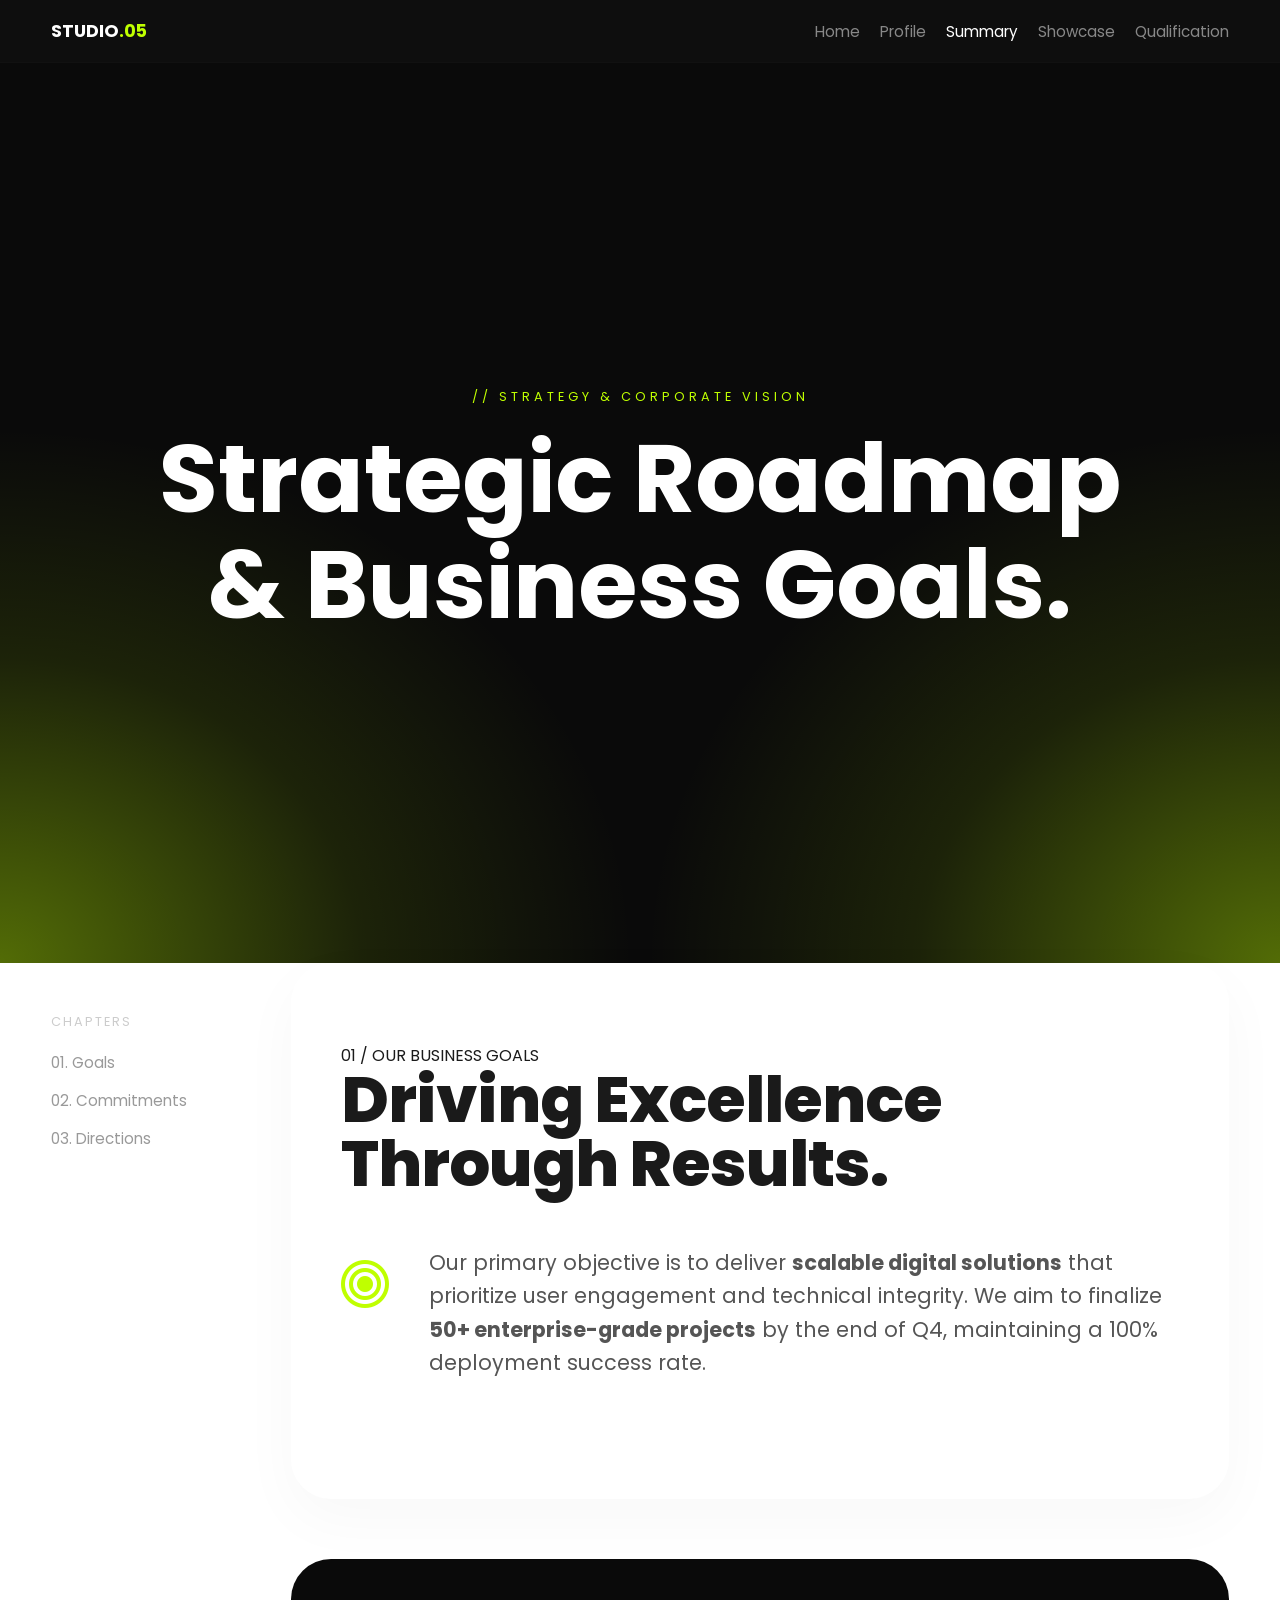
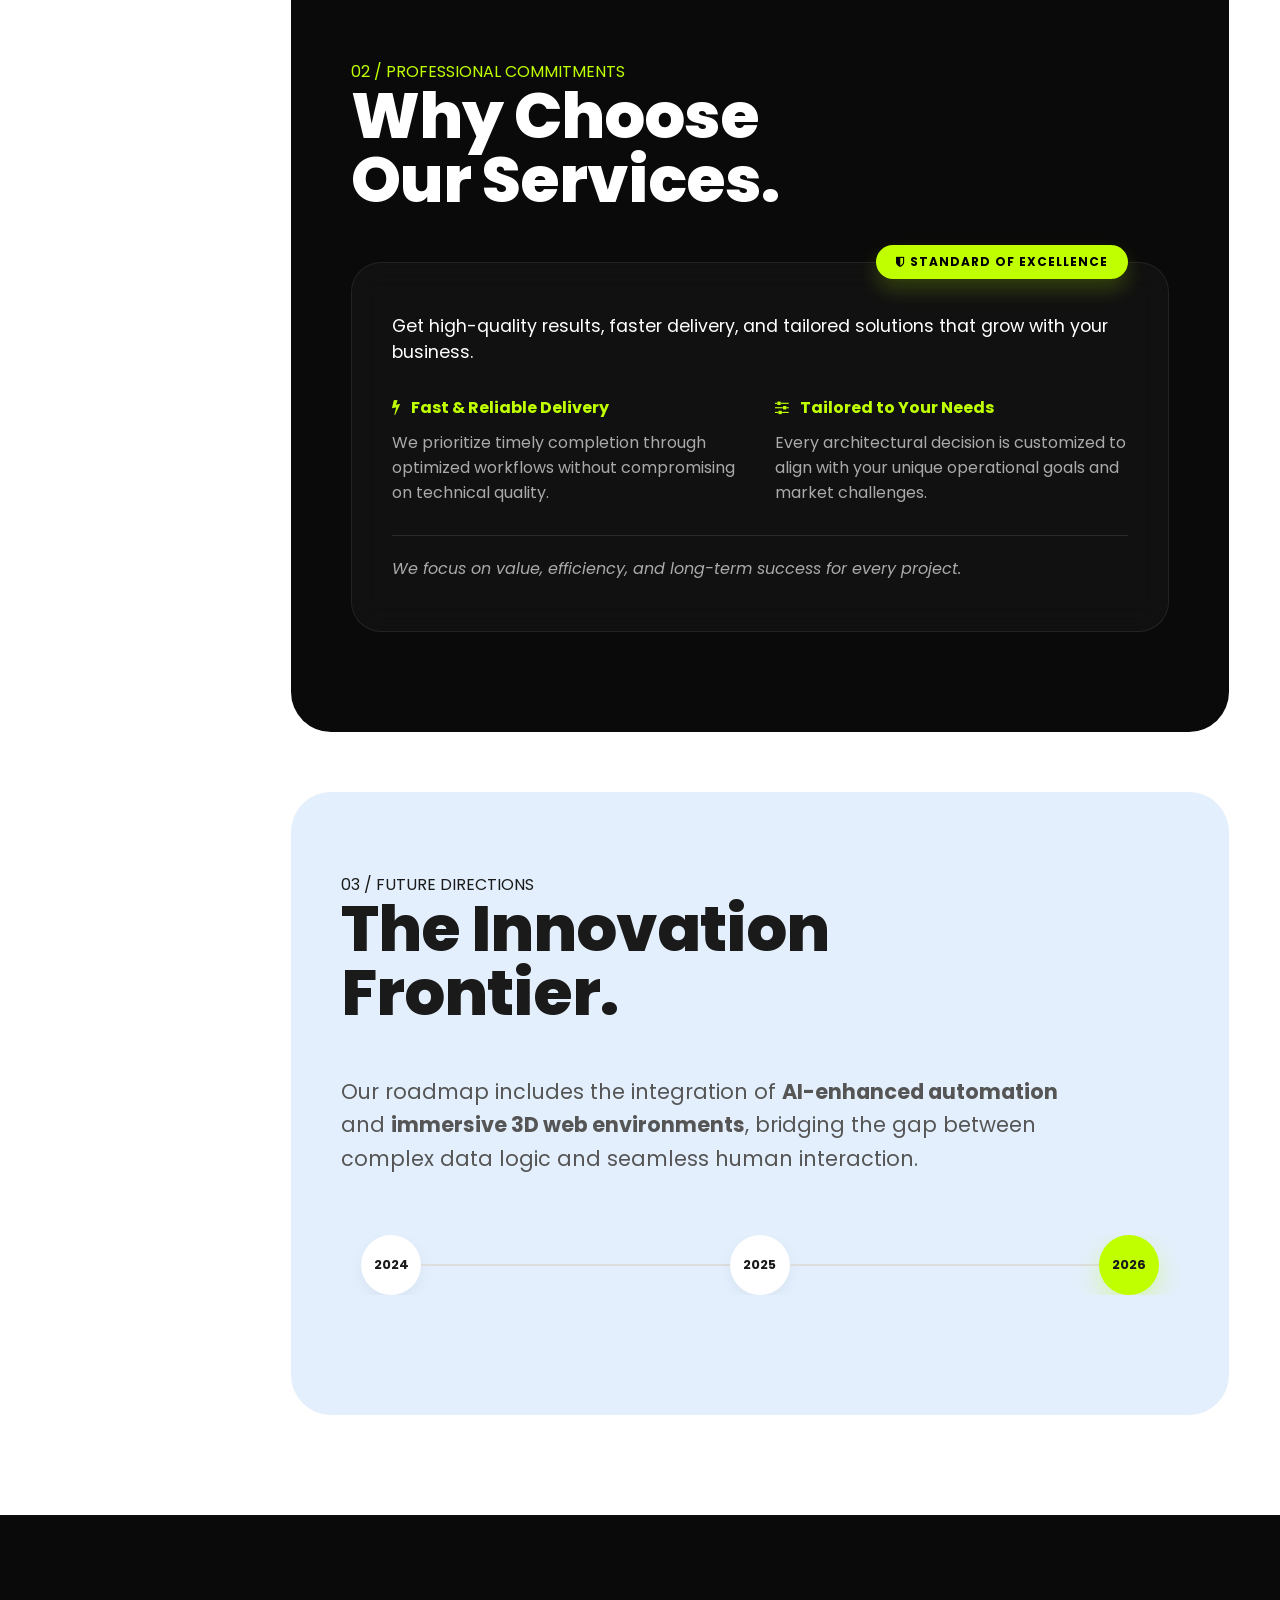
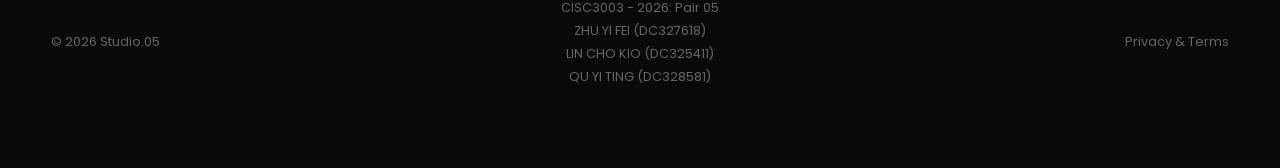
<file: cisc3003-PairAssgn-Summary.html>
<!DOCTYPE html>
<html lang="en">
<head>
    <meta charset="UTF-8">
    <meta name="viewport" content="width=device-width, initial-scale=1.0">
    <title>Summary | STUDIO.05</title>
    <link rel="stylesheet" href="css/cisc3003-PairAssgn.css">
    <link rel="stylesheet" href="https://cdnjs.cloudflare.com/ajax/libs/font-awesome/4.7.0/css/font-awesome.min.css">
    <link rel="stylesheet" href="https://fonts.googleapis.com/css2?family=Poppins:wght@300;400;500;600;700&display=swap">
    

</head>
<body class="summary-page-body">
    <header class="header">
        <nav class="wrapper navbar">
            <div class="brand">STUDIO<span>.05</span></div>
            <div class="hamburger" id="mobile-menu-btn">
                <span></span>
                <span></span>
                <span></span>
            </div>
            <ul class="nav-links" id="nav-list">
                <li><a href="index.html">Home</a></li>
                <li><a href="cisc3003-PairAssgn-Profile.html">Profile</a></li>
                <li><a href="cisc3003-PairAssgn-Summary.html" class="active">Summary</a></li>
                <li><a href="cisc3003-PairAssgn-Showcase.html">Showcase</a></li>
                <li><a href="cisc3003-PairAssgn-Qualification.html">Qualification</a></li>
            </ul>
        </nav>
    </header>

    <main>
        <section class="hero-green">
            <div class="hero-wrapper">
                <span class="tag-line">// STRATEGY & CORPORATE VISION</span>
                <h1>Strategic Roadmap <br>& Business Goals.</h1>
            </div>
        </section>

        <div class="main-layout wrapper">
            <aside class="sidebar">
                <div class="sidebar-sticky">
                    <p class="sidebar-label">CHAPTERS</p>
                    <ul class="nav-wrapper">
                        <li><a href="#goals">01. Goals</a></li>
                        <li><a href="#commitments">02. Commitments</a></li>
                        <li><a href="#directions">03. Directions</a></li>
                    </ul>
                </div>
            </aside>

            <div class="content-area">
                <section id="goals" class="section-common summary-card-white reveal">
                    <span class="section-tag">01 / OUR BUSINESS GOALS</span>
                    <h2 class="big-topic-title">Driving Excellence <br>Through Results.</h2>
                    <div class="summary-content-flex">
                        <i class="fa fa-bullseye target-icon"></i>
                        <div class="text-group">
                            <p class="big-text">Our primary objective is to deliver <strong>scalable digital solutions</strong> that prioritize user engagement and technical integrity. We aim to finalize <strong>50+ enterprise-grade projects</strong> by the end of Q4, maintaining a 100% deployment success rate.</p>
                        </div>
                    </div>
                </section>

                <section id="commitments" class="section-common summary-section-dark reveal">
                    <div class="creative-border-top"></div>
                    <span class="section-tag">02 / PROFESSIONAL COMMITMENTS</span>
                    <h2 class="big-topic-title" style="color: #fff;">Why Choose <br>Our Services.</h2>
                    
                    <div class="summary-glass-box">
                        <div class="status-badge"><i class="fa fa-shield"></i> Standard of Excellence</div>
                        <p style="margin-bottom: 30px; font-size: 1.1rem; color: #fff;">Get high-quality results, faster delivery, and tailored solutions that grow with your business.</p>
                        
                        <div class="commitment-grid" style="display: grid; grid-template-columns: 1fr 1fr; gap: 30px;">
                            <div class="commit-item reveal delay-1">
                                <h4 style="color: var(--accent-green); margin-bottom: 10px;"><i class="fa fa-bolt"></i> Fast & Reliable Delivery</h4>
                                <p>We prioritize timely completion through optimized workflows without compromising on technical quality.</p>
                            </div>
                            <div class="commit-item reveal delay-2">
                                <h4 style="color: var(--accent-green); margin-bottom: 10px;"><i class="fa fa-sliders"></i> Tailored to Your Needs</h4>
                                <p>Every architectural decision is customized to align with your unique operational goals and market challenges.</p>
                            </div>
                        </div>
                        <p style="margin-top: 30px; border-top: 1px solid rgba(255,255,255,0.1); padding-top: 20px; font-style: italic;">
                            We focus on value, efficiency, and long-term success for every project.
                        </p>
                    </div>
                </section>

                <section id="directions" class="section-common summary-section-pale reveal">
                    <span class="section-tag">03 / FUTURE DIRECTIONS</span>
                    <h2 class="big-topic-title">The Innovation <br>Frontier.</h2>
                    <p class="big-text">Our roadmap includes the integration of <strong>AI-enhanced automation</strong> and <strong>immersive 3D web environments</strong>, bridging the gap between complex data logic and seamless human interaction.</p>
                    
                    <div class="roadmap-line">
                        <div class="dot"><span>2024</span></div>
                        <span class="line"></span>
                        <div class="dot"><span>2025</span></div>
                        <span class="line"></span>
                        <div class="dot active"><span>2026</span></div>
                    </div>
                </section>
            </div>
        </div>

        <footer class="footer-dark">
            <div class="footer-container wrapper">
                <div class="footer-side">© 2026 Studio.05</div>
                <div class="footer-main">
                    CISC3003 - 2026: Pair 05 <br>ZHU YI FEI (DC327618) <br> LIN CHO KIO (DC325411) <br> QU YI TING (DC328581)
                </div>
                <div class="footer-side text-right">Privacy & Terms</div>
            </div>
        </footer>
    </main>

    <script>
        document.addEventListener('DOMContentLoaded', () => {
            // 1. 原有的侧边栏滚动高亮逻辑 (保持不变)
            const sections = document.querySelectorAll('section[id]');
            const sidebarLinks = document.querySelectorAll('.sidebar a');

            window.addEventListener('scroll', () => {
                let current = '';
                sections.forEach(section => {
                    const sectionTop = section.offsetTop;
                    if (pageYOffset >= sectionTop - 300) {
                        current = section.getAttribute('id');
                    }
                });

                sidebarLinks.forEach(link => {
                    link.classList.remove('active-section');
                    if (link.getAttribute('href') === `#${current}`) {
                        link.classList.add('active-section');
                    }
                });
            });

            // 2. 新增：滚动进入视口触发动画逻辑
            const observerOptions = {
                threshold: 0.15, // 元素出现 15% 时触发
                rootMargin: "0px 0px -50px 0px" // 提前触发，视觉更顺滑
            };

            const revealObserver = new IntersectionObserver((entries) => {
                entries.forEach(entry => {
                    if (entry.isIntersecting) {
                        entry.target.classList.add('active');
                        // 如果希望动画只执行一次，可以取消监听
                        // revealObserver.unobserve(entry.target); 
                    }
                });
            }, observerOptions);

            // 查找所有带 reveal 类的元素并监听
            document.querySelectorAll('.reveal').forEach(el => {
                revealObserver.observe(el);
            });
        });

        const menuBtn = document.getElementById('mobile-menu-btn');
        const navList = document.getElementById('nav-list');

        menuBtn.addEventListener('click', () => {
            // 切换菜单显示/隐藏
            navList.classList.toggle('show');
            // 切换汉堡图标动画效果
            menuBtn.classList.toggle('open');
        });

        // 点击菜单项后自动关闭（提升体验）
        document.querySelectorAll('.nav-links a').forEach(link => {
            link.addEventListener('click', () => {
                navList.classList.remove('show');
                menuBtn.classList.remove('open');
            });
        });
    </script>
</body>
</html>
</file>
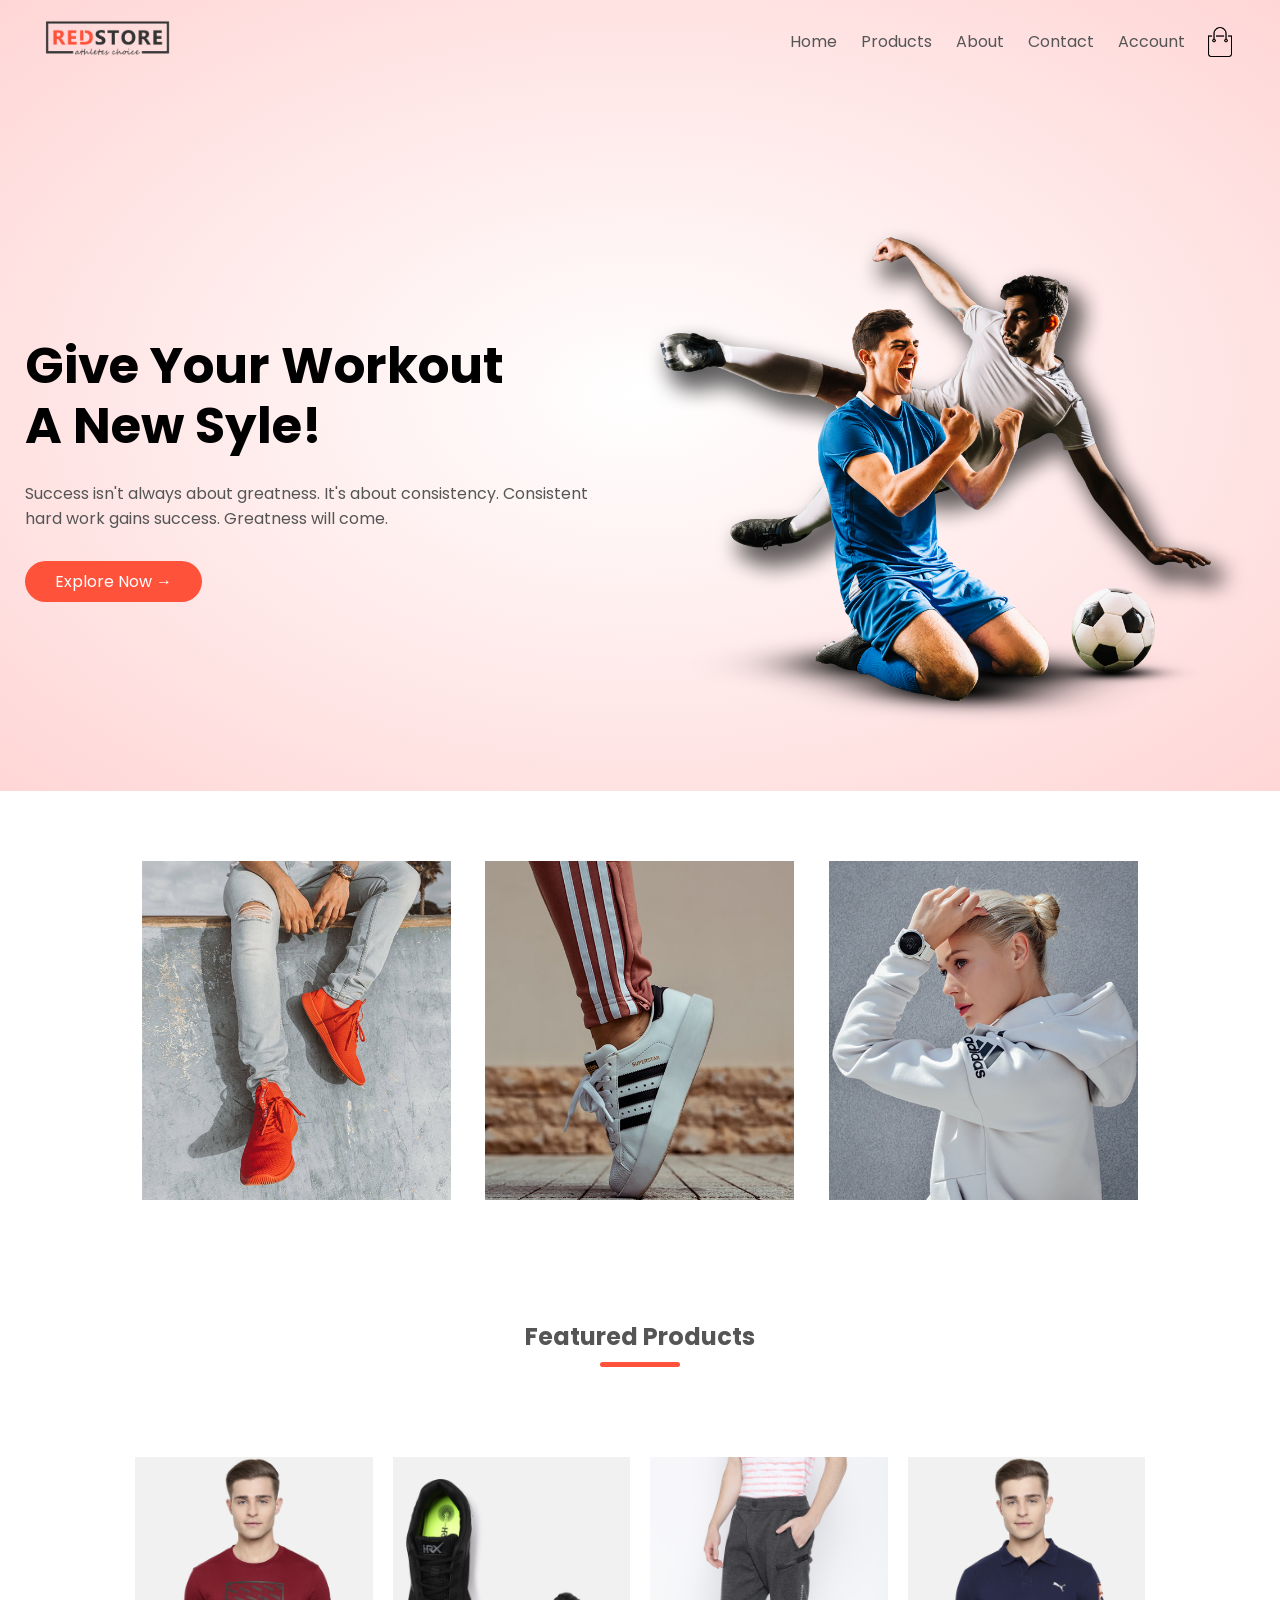
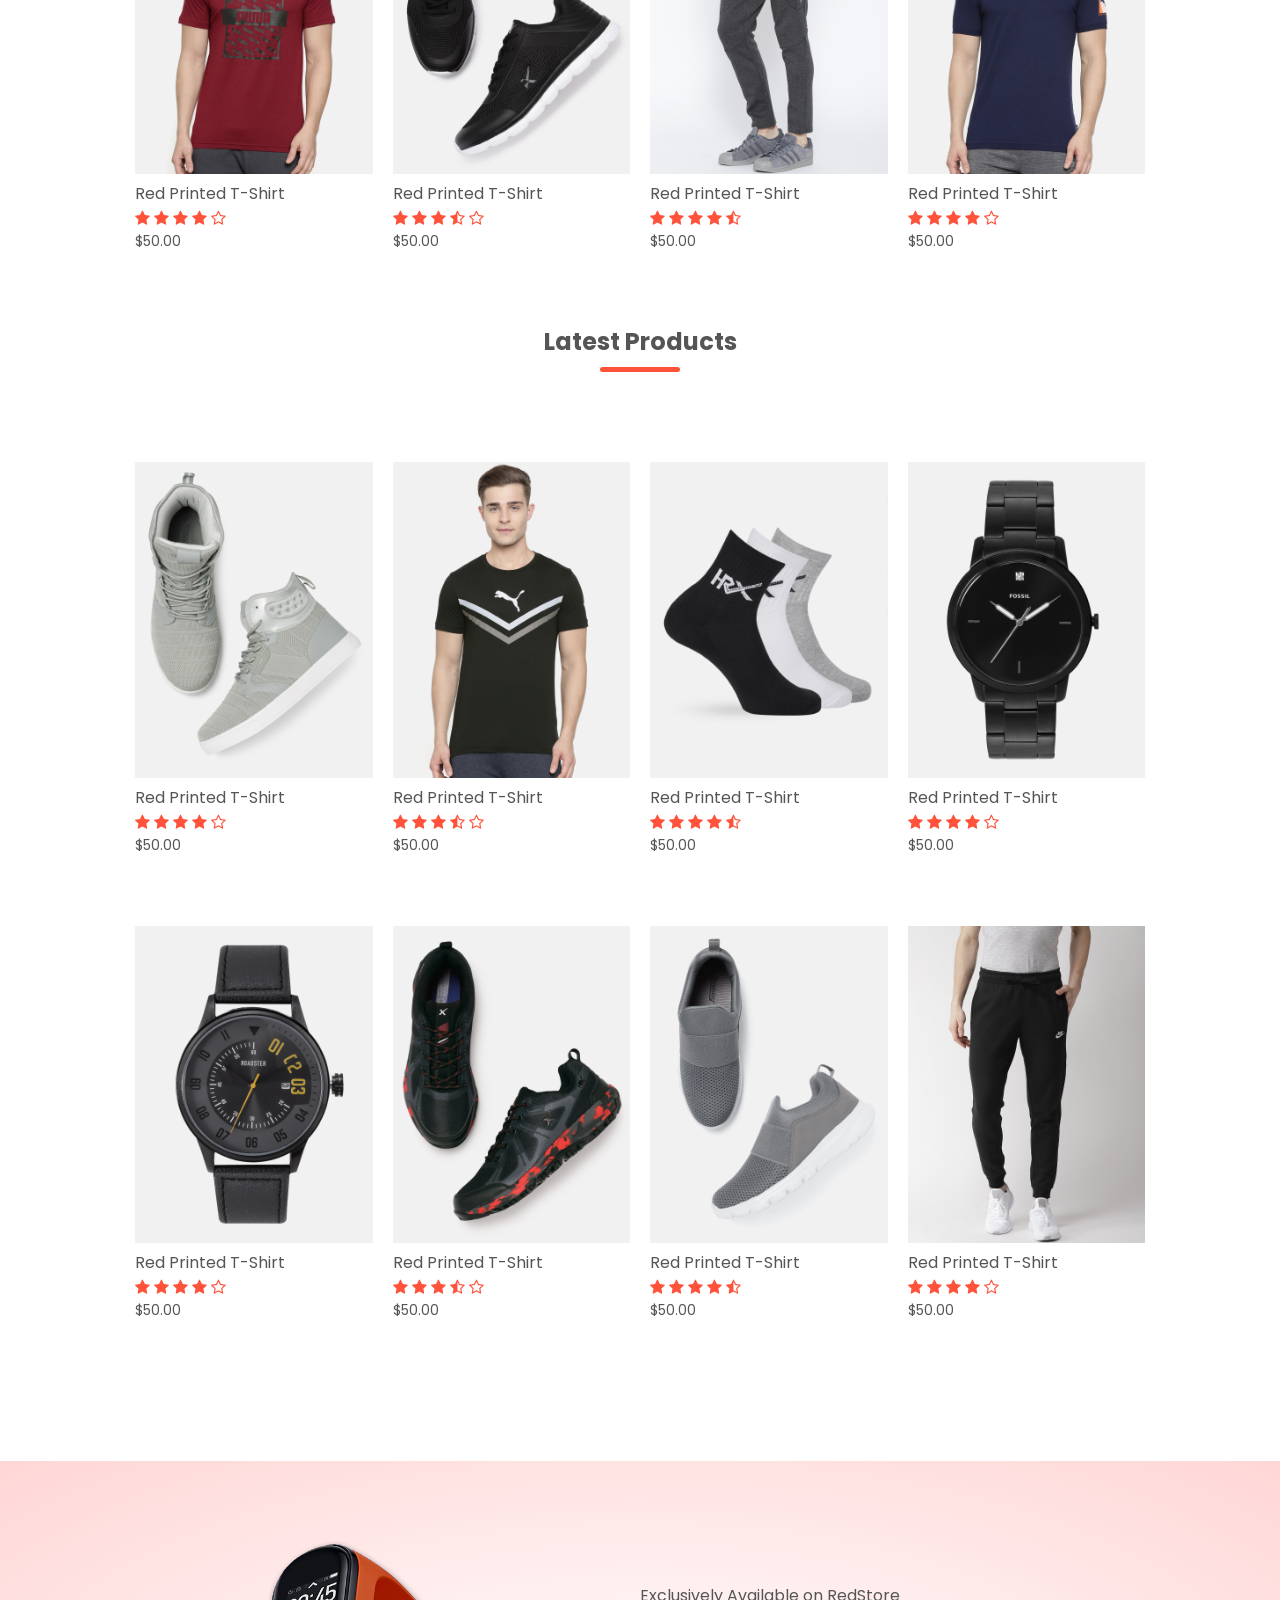
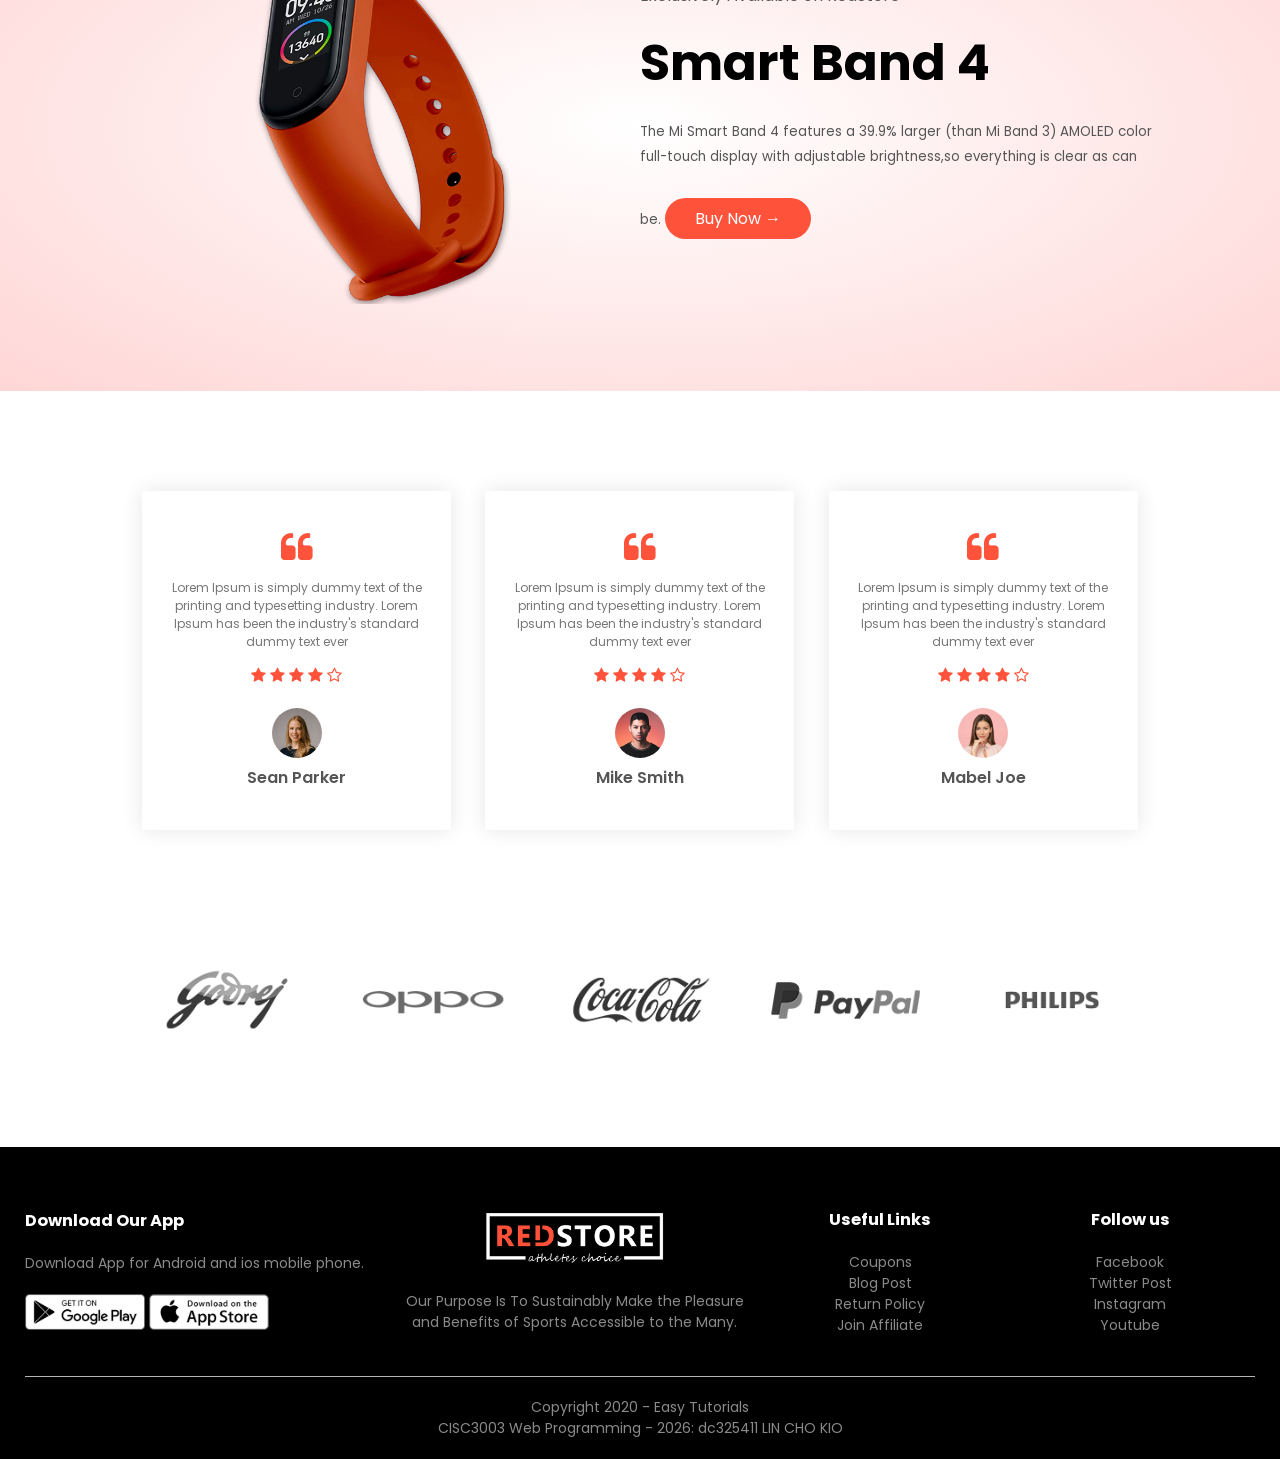
<file: Individual-LCQ/cisc3003-IndAssgn-demo01.html>
<!DOCTYPE html>
<html>
<head>
	<meta charset="UTF-8">
	<meta name="viewport" content="width=device-width, initial-scale=1.0">
	<title>RedStore | Ecommerce Website Design</title>
	<link rel="stylesheet" href="css/cisc3003-IndAssgn-demo01.css">
	<link rel="stylesheet" href="https://fonts.googleapis.com/css2?family=Poppins:wght@300;400;500;600;700&display=swap">
	<link rel="stylesheet" href="https://stackpath.bootstrapcdn.com/font-awesome/4.7.0/css/font-awesome.min.css">
</head>
<body>
<div class="header">
	<div class="container">
		<div class="navbar">
			<div class="logo">
				<img src="images/logo.png" width="125" alt="image">
			</div>
			<nav>
				<ul id="MenuItems">
					<li><a href="">Home</a></li>
					<li><a href="">Products</a></li>
					<li><a href="">About</a></li>
					<li><a href="">Contact</a></li>
					<li><a href="">Account</a></li>
				</ul>
			</nav>
			<img src="images/cart.png" alt="cart" width="30" height="30">
			<img src="images/menu.png" alt="menu" class="menu-icon" onclick="menutoggle()">
		</div>
		<div class="row">
			<div class="col-2">
				<h1>Give Your Workout<br>A New Syle!</h1>
				<p>Success isn't always about greatness. It's about consistency. Consistent<br>hard work gains success. Greatness will come.</p>
				<a href="" class="btn">Explore Now &#8594;</a>
			</div>
			<div class="col-2">
				<img src="images/image1.png" alt="image">
			</div>
		</div>
	</div>
</div>

<!----------- featured categories ------------->
	<div class="categories">
		<div class="small-container">
			<div class="row">
				<div class="col-3">
					<img src="images/category-1.jpg" alt="image">
				</div>
				<div class="col-3">
					<img src="images/category-2.jpg" alt="image">
				</div>
				<div class="col-3">
					<img src="images/category-3.jpg" alt="image">
				</div>
			</div>
		</div>
	</div>
<!----------- featured products ------------->
	<div class="small-container">
		<h2 class="title">Featured Products</h2>
		<div class="row">
			<div class="col-4">
				<img src="images/product-1.jpg" alt="image">
				<h3></h3>
				<h4>Red Printed T-Shirt</h4>
				<div class="rating">
					<i class="fa fa-star"></i>
					<i class="fa fa-star"></i>
					<i class="fa fa-star"></i>
					<i class="fa fa-star"></i>
					<i class="fa fa-star-o"></i>
				</div>
				<p>$50.00</p>
			</div>
			<div class="col-4">
				<img src="images/product-2.jpg" alt="image">
				<h4>Red Printed T-Shirt</h4>
				<div class="rating">
					<i class="fa fa-star"></i>
					<i class="fa fa-star"></i>
					<i class="fa fa-star"></i>
					<i class="fa fa-star-half-o"></i>
					<i class="fa fa-star-o"></i>
				</div>
				<p>$50.00</p>
			</div>
			<div class="col-4">
				<img src="images/product-3.jpg" alt="image">
				<h4>Red Printed T-Shirt</h4>
				<div class="rating">
					<i class="fa fa-star"></i>
					<i class="fa fa-star"></i>
					<i class="fa fa-star"></i>
					<i class="fa fa-star"></i>
					<i class="fa fa-star-half-o"></i>
				</div>
				<p>$50.00</p>
			</div>
			<div class="col-4">
				<img src="images/product-4.jpg" alt="image">
				<h4>Red Printed T-Shirt</h4>
				<div class="rating">
					<i class="fa fa-star"></i>
					<i class="fa fa-star"></i>
					<i class="fa fa-star"></i>
					<i class="fa fa-star"></i>
					<i class="fa fa-star-o"></i>
				</div>
				<p>$50.00</p>
			</div>
		</div>
		<h2 class="title">Latest Products</h2>
		<div class="row">
			<div class="col-4">
				<img src="images/product-5.jpg" alt="image">
				<h3></h3>
				<h4>Red Printed T-Shirt</h4>
				<div class="rating">
					<i class="fa fa-star"></i>
					<i class="fa fa-star"></i>
					<i class="fa fa-star"></i>
					<i class="fa fa-star"></i>
					<i class="fa fa-star-o"></i>
				</div>
				<p>$50.00</p>
			</div>
			<div class="col-4">
				<img src="images/product-6.jpg" alt="image">
				<h4>Red Printed T-Shirt</h4>
				<div class="rating">
					<i class="fa fa-star"></i>
					<i class="fa fa-star"></i>
					<i class="fa fa-star"></i>
					<i class="fa fa-star-half-o"></i>
					<i class="fa fa-star-o"></i>
				</div>
				<p>$50.00</p>
			</div>
			<div class="col-4">
				<img src="images/product-7.jpg" alt="image">
				<h4>Red Printed T-Shirt</h4>
				<div class="rating">
					<i class="fa fa-star"></i>
					<i class="fa fa-star"></i>
					<i class="fa fa-star"></i>
					<i class="fa fa-star"></i>
					<i class="fa fa-star-half-o"></i>
				</div>
				<p>$50.00</p>
			</div>
			<div class="col-4">
				<img src="images/product-8.jpg" alt="image">
				<h4>Red Printed T-Shirt</h4>
				<div class="rating">
					<i class="fa fa-star"></i>
					<i class="fa fa-star"></i>
					<i class="fa fa-star"></i>
					<i class="fa fa-star"></i>
					<i class="fa fa-star-o"></i>
				</div>
				<p>$50.00</p>
			</div>
			<div class="col-4">
				<img src="images/product-9.jpg" alt="image">
				<h4>Red Printed T-Shirt</h4>
				<div class="rating">
					<i class="fa fa-star"></i>
					<i class="fa fa-star"></i>
					<i class="fa fa-star"></i>
					<i class="fa fa-star"></i>
					<i class="fa fa-star-o"></i>
				</div>
				<p>$50.00</p>
			</div>
			<div class="col-4">
				<img src="images/product-10.jpg" alt="image">
				<h4>Red Printed T-Shirt</h4>
				<div class="rating">
					<i class="fa fa-star"></i>
					<i class="fa fa-star"></i>
					<i class="fa fa-star"></i>
					<i class="fa fa-star-half-o"></i>
					<i class="fa fa-star-o"></i>
				</div>
				<p>$50.00</p>
			</div>
			<div class="col-4">
				<img src="images/product-11.jpg" alt="image">
				<h4>Red Printed T-Shirt</h4>
				<div class="rating">
					<i class="fa fa-star"></i>
					<i class="fa fa-star"></i>
					<i class="fa fa-star"></i>
					<i class="fa fa-star"></i>
					<i class="fa fa-star-half-o"></i>
				</div>
				<p>$50.00</p>
			</div>
			<div class="col-4">
				<img src="images/product-12.jpg" alt="image">
				<h4>Red Printed T-Shirt</h4>
				<div class="rating">
					<i class="fa fa-star"></i>
					<i class="fa fa-star"></i>
					<i class="fa fa-star"></i>
					<i class="fa fa-star"></i>
					<i class="fa fa-star-o"></i>
				</div>
				<p>$50.00</p>
			</div>
		</div>
	</div>
<!----------- offer ------------->
	<div class="offer">
		<div class="small-container">
			<div class="row">
				<div class="col-2">
					<img src="images/exclusive.png" alt="image" class="offer-img">
				</div>
				<div class="col-2">
					<p>Exclusively Available on RedStore</p>
					<h1>Smart Band 4</h1>
					<small>The Mi Smart Band 4 features a 39.9% larger (than Mi Band 3) AMOLED color full-touch display with adjustable brightness,so everything is clear as can be.</small>
					<a href="" class="btn">Buy Now &#8594;</a>
				</div>
			</div>
		</div>
	</div>
<!----------- testimonial ------------->
	<div class="testimonial">
		<div class="small-container">
			<div class="row">
				<div class="col-3">
					<i class="fa fa-quote-left"></i>
					<p>Lorem Ipsum is simply dummy text of the printing and typesetting industry. Lorem Ipsum has been the industry's standard dummy text ever</p>
					<div class="rating">
						<i class="fa fa-star"></i>
						<i class="fa fa-star"></i>
						<i class="fa fa-star"></i>
						<i class="fa fa-star"></i>
						<i class="fa fa-star-o"></i>
					</div>
					<img src="images/user-1.png" alt="image">
					<h2></h2>
					<h3>Sean Parker</h3>
				</div>
				<div class="col-3">
					<i class="fa fa-quote-left"></i>
					<p>Lorem Ipsum is simply dummy text of the printing and typesetting industry. Lorem Ipsum has been the industry's standard dummy text ever</p>
					<div class="rating">
						<i class="fa fa-star"></i>
						<i class="fa fa-star"></i>
						<i class="fa fa-star"></i>
						<i class="fa fa-star"></i>
						<i class="fa fa-star-o"></i>
					</div>
					<img src="images/user-2.png" alt="image">
					<h3>Mike Smith</h3>
				</div>
				<div class="col-3">
					<i class="fa fa-quote-left"></i>
					<p>Lorem Ipsum is simply dummy text of the printing and typesetting industry. Lorem Ipsum has been the industry's standard dummy text ever</p>
					<div class="rating">
						<i class="fa fa-star"></i>
						<i class="fa fa-star"></i>
						<i class="fa fa-star"></i>
						<i class="fa fa-star"></i>
						<i class="fa fa-star-o"></i>
					</div>
					<img src="images/user-3.png" alt="image">
					<h3>Mabel Joe</h3>
				</div>
			</div>
		</div>
	</div>
<!----------- brands ------------->
	<div class="brands">
		<div class="small-container">
			<div class="row">
				<div class="col-5">
					<img src="images/logo-godrej.png" alt="image">
				</div>
				<div class="col-5">
					<img src="images/logo-oppo.png" alt="image">
				</div>
				<div class="col-5">
					<img src="images/logo-coca-cola.png" alt="image">
				</div>
				<div class="col-5">
					<img src="images/logo-paypal.png" alt="image">
				</div>
				<div class="col-5">
					<img src="images/logo-philips.png" alt="image">
				</div>
			</div>
		</div>
	</div>
<!----------- footer ------------->
	<div class="footer">
		<div class="container">
			<div class="row">
				<div class="footer-col-1">
					<h3>Download Our App</h3>
					<p>Download App for Android and ios mobile phone.</p>
					<div class="app-logo">
						<img src="images/play-store.png" alt="image">
						<img src="images/app-store.png" alt="image">
					</div>
				</div>
				<div class="footer-col-2">
					<img src="images/logo-white.png" alt="image">
					<p>Our Purpose Is To Sustainably Make the Pleasure and Benefits of Sports Accessible to the Many.</p>
				</div>
				<div class="footer-col-3">
					<h3>Useful Links</h3>
					<ul>
						<li>Coupons</li>
						<li>Blog Post</li>
						<li>Return Policy</li>
						<li>Join Affiliate</li>
					</ul>
				</div>
				<div class="footer-col-4">
					<h3>Follow us</h3>
					<ul>
						<li>Facebook</li>
						<li>Twitter Post</li>
						<li>Instagram</li>
						<li>Youtube</li>
					</ul>
				</div>
			</div>
			<hr>
			<p class="copyright">Copyright 2020 - Easy Tutorials</p>
			<p class="copyright">CISC3003 Web Programming - 2026: dc325411 LIN CHO KIO</p>
		</div>
	</div>
<!----------- js for toggle menu ------------->
	<script>
		var MenuItems = document.getElementById("MenuItems");
		
		MenuItems.style.maxHeight = "0px";
		
		function menutoggle(){
			if(MenuItems.style.maxHeight == "0px")
				{
					MenuItems.style.maxHeight = "200px";
				}
			else
				{
					MenuItems.style.maxHeight = "0px";
				}
		}
	</script>

</body>
</html>
</file>
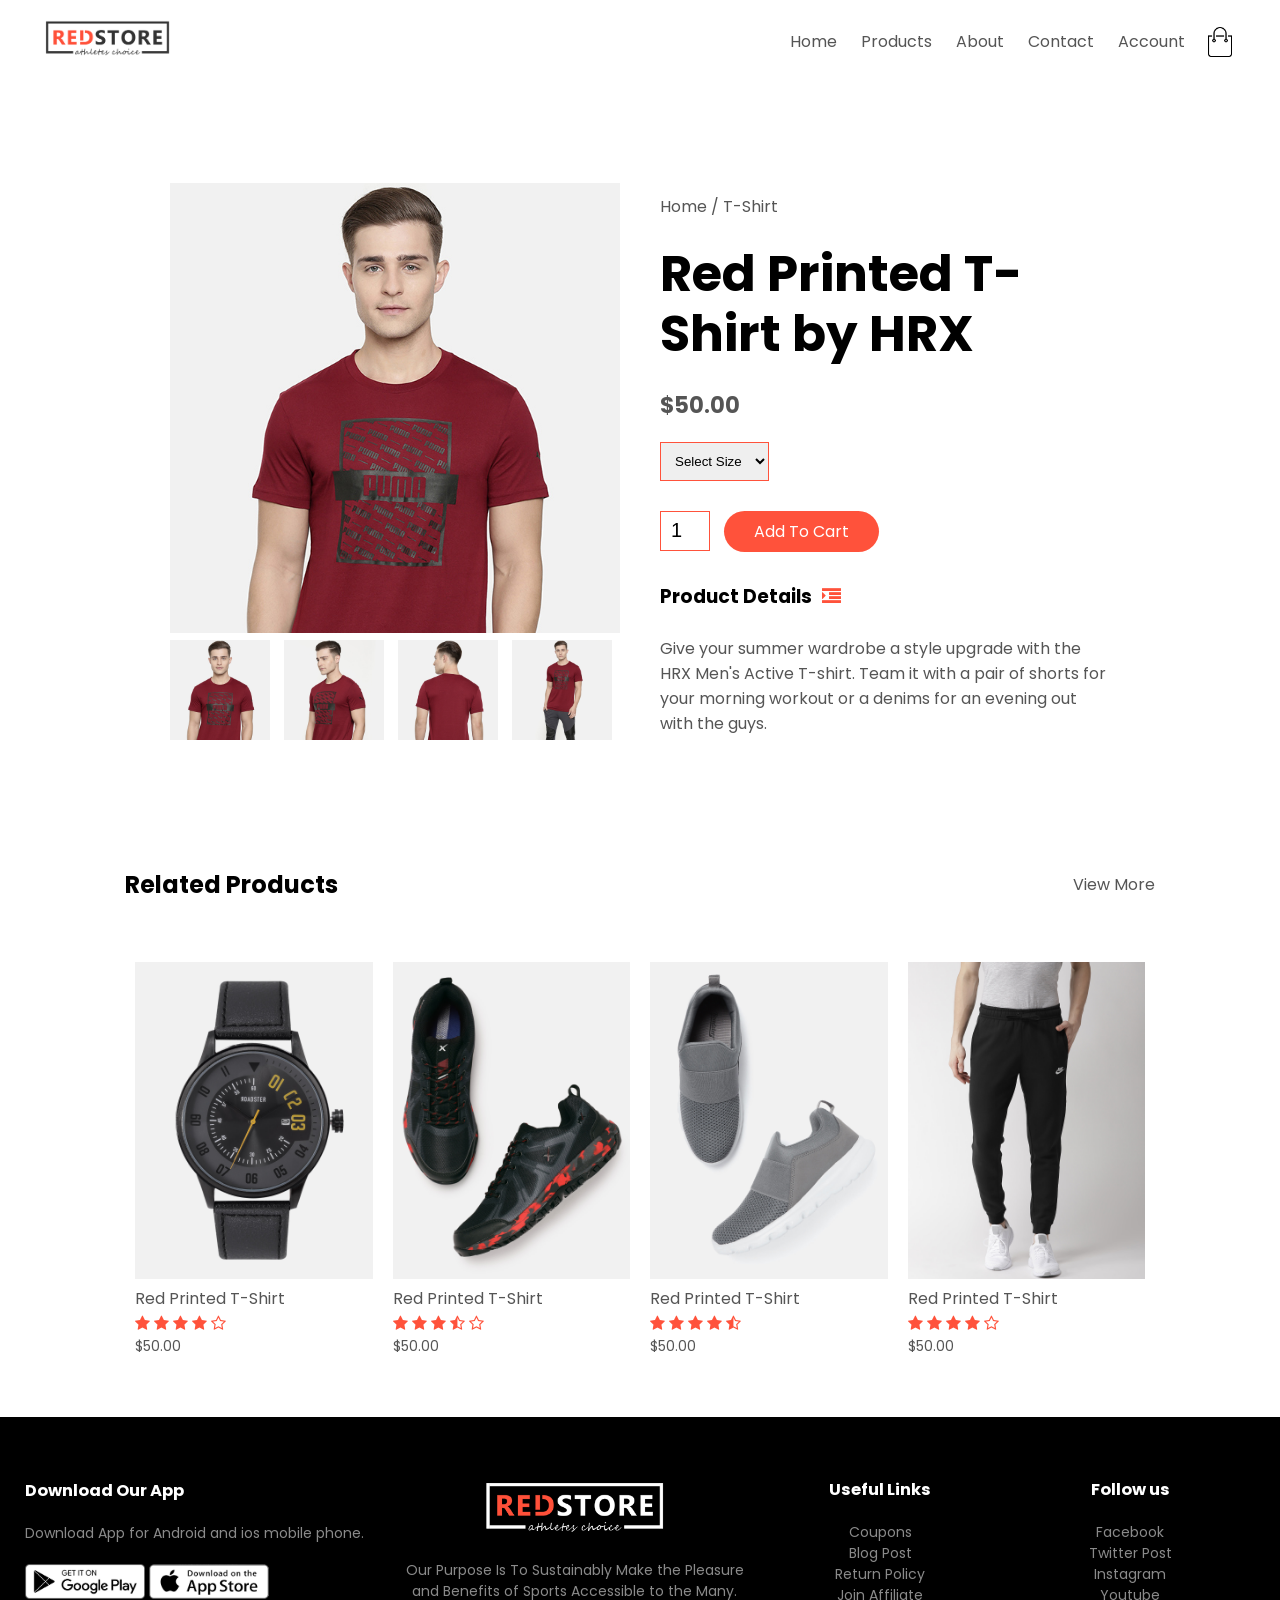
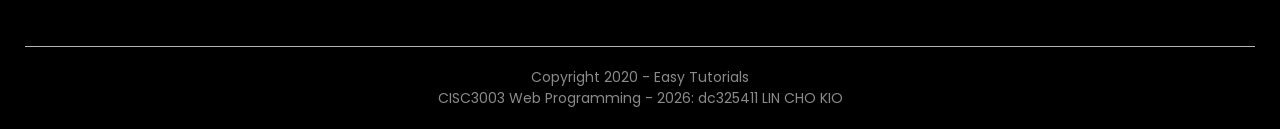
<file: Individual-LCQ/cisc3003-IndAssgn-demo02.html>
<!DOCTYPE html>
<html>
<head>
	<meta charset="UTF-8">
	<meta name="viewport" content="width=device-width, initial-scale=1.0">
	<title>Product Details - RedStore | Ecommerce Website Design</title>
	<link rel="stylesheet" href="css/cisc3003-IndAssgn-demo02.css">
	<link rel="stylesheet" href="https://fonts.googleapis.com/css2?family=Poppins:wght@300;400;500;600;700&display=swap">
	<link rel="stylesheet" href="https://stackpath.bootstrapcdn.com/font-awesome/4.7.0/css/font-awesome.min.css">
</head>
<body>
	<div class="container">
		<div class="navbar">
			<div class="logo">
				<img src="images/logo.png" width="125" alt="image">
			</div>
			<nav>
				<ul id="MenuItems">
					<li><a href="">Home</a></li>
					<li><a href="">Products</a></li>
					<li><a href="">About</a></li>
					<li><a href="">Contact</a></li>
					<li><a href="">Account</a></li>
				</ul>
			</nav>
			<img src="images/cart.png" alt="cart" width="30" height="30">
			<img src="images/menu.png" alt="menu" class="menu-icon" onclick="menutoggle()">
		</div>
	</div>

<!----------- single product details ------------->
	<div class="small-container single-product">
		<div class="small-container">
			<div class="row">
				<div class="col-2">
					<img src="images/gallery-1.jpg" alt="img" id="ProductImg">
					<div class="small-img-row">
						<div class="small-img-col">
							<img src="images/gallery-1.jpg" width="100" class="small-img" alt="img">
						</div>
						<div class="small-img-col">
							<img src="images/gallery-2.jpg" width="100" class="small-img" alt="img">
						</div>
						<div class="small-img-col">
							<img src="images/gallery-3.jpg" width="100" class="small-img" alt="img">
						</div>
						<div class="small-img-col">
							<img src="images/gallery-4.jpg" width="100" class="small-img" alt="img">
						</div>
					</div>					
					
				</div>
				<div class="col-2">
					<p>Home / T-Shirt</p>
					<h1>Red Printed T-Shirt by HRX</h1>
					<h2></h2><h3></h3>
					<h4>$50.00</h4>
					<select>
						<option>Select Size</option>	
						<option>XXL</option>
						<option>XL</option>
						<option>Large</option>
						<option>Medium</option>
						<option>Small</option>
					</select>
					<input type="number" value="1">
					<a href="" class="btn">Add To Cart</a>
					
					<h3>Product Details<i class="fa fa-indent"></i></h3>
					<br>
					<p>Give your summer wardrobe a style upgrade with the HRX Men's Active T-shirt. Team it with a pair of shorts for your morning workout or a denims for an evening out with the guys.</p>
					
				</div>
			</div>
		</div>
	</div>
	
<!----------- title ------------->
	<div class="small-container">
		<div class="row row-2">
			<h2>Related Products</h2>
			<p>View More</p>
		</div>
	</div>
	
	
	<div class="small-container">
		<div class="row">
			<div class="col-4">
				<img src="images/product-9.jpg" alt="image">
				<h3></h3>
				<h4>Red Printed T-Shirt</h4>
				<div class="rating">
					<i class="fa fa-star"></i>
					<i class="fa fa-star"></i>
					<i class="fa fa-star"></i>
					<i class="fa fa-star"></i>
					<i class="fa fa-star-o"></i>
				</div>
				<p>$50.00</p>
			</div>
			<div class="col-4">
				<img src="images/product-10.jpg" alt="image">
				<h4>Red Printed T-Shirt</h4>
				<div class="rating">
					<i class="fa fa-star"></i>
					<i class="fa fa-star"></i>
					<i class="fa fa-star"></i>
					<i class="fa fa-star-half-o"></i>
					<i class="fa fa-star-o"></i>
				</div>
				<p>$50.00</p>
			</div>
			<div class="col-4">
				<img src="images/product-11.jpg" alt="image">
				<h4>Red Printed T-Shirt</h4>
				<div class="rating">
					<i class="fa fa-star"></i>
					<i class="fa fa-star"></i>
					<i class="fa fa-star"></i>
					<i class="fa fa-star"></i>
					<i class="fa fa-star-half-o"></i>
				</div>
				<p>$50.00</p>
			</div>
			<div class="col-4">
				<img src="images/product-12.jpg" alt="image">
				<h4>Red Printed T-Shirt</h4>
				<div class="rating">
					<i class="fa fa-star"></i>
					<i class="fa fa-star"></i>
					<i class="fa fa-star"></i>
					<i class="fa fa-star"></i>
					<i class="fa fa-star-o"></i>
				</div>
				<p>$50.00</p>
			</div>
		</div>	
	</div>

<!----------- footer ------------->
	<div class="footer">
		<div class="container">
			<div class="row">
				<div class="footer-col-1">
					<h3>Download Our App</h3>
					<p>Download App for Android and ios mobile phone.</p>
					<div class="app-logo">
						<img src="images/play-store.png" alt="image">
						<img src="images/app-store.png" alt="image">
					</div>
				</div>
				<div class="footer-col-2">
					<img src="images/logo-white.png" alt="image">
					<p>Our Purpose Is To Sustainably Make the Pleasure and Benefits of Sports Accessible to the Many.</p>
				</div>
				<div class="footer-col-3">
					<h3>Useful Links</h3>
					<ul>
						<li>Coupons</li>
						<li>Blog Post</li>
						<li>Return Policy</li>
						<li>Join Affiliate</li>
					</ul>
				</div>
				<div class="footer-col-4">
					<h3>Follow us</h3>
					<ul>
						<li>Facebook</li>
						<li>Twitter Post</li>
						<li>Instagram</li>
						<li>Youtube</li>
					</ul>
				</div>
			</div>
			<hr>
			<p class="copyright">Copyright 2020 - Easy Tutorials</p>
			<p class="copyright">CISC3003 Web Programming - 2026: dc325411 LIN CHO KIO</p>
		</div>
	</div>
<!----------- js for toggle menu ------------->
	<script>
		var MenuItems = document.getElementById("MenuItems");
		
		MenuItems.style.maxHeight = "0px";
		
		function menutoggle(){
			if(MenuItems.style.maxHeight == "0px")
				{
					MenuItems.style.maxHeight = "200px";
				}
			else
				{
					MenuItems.style.maxHeight = "0px";
				}
		}
	</script>


<!----------- js for product gallery ------------->
	<script>
		var ProductImg = document.getElementById("ProductImg");
		var SmallImg = document.getElementsByClassName("small-img");
		
			SmallImg[0].onclick = function()
			{
				ProductImg.src = SmallImg[0].src;
			}
			SmallImg[1].onclick = function()
			{
				ProductImg.src = SmallImg[1].src;
			}
			SmallImg[2].onclick = function()
			{
				ProductImg.src = SmallImg[2].src;
			}
			SmallImg[3].onclick = function()
			{
				ProductImg.src = SmallImg[3].src;
			}
	</script>

</body>
</html>
</file>
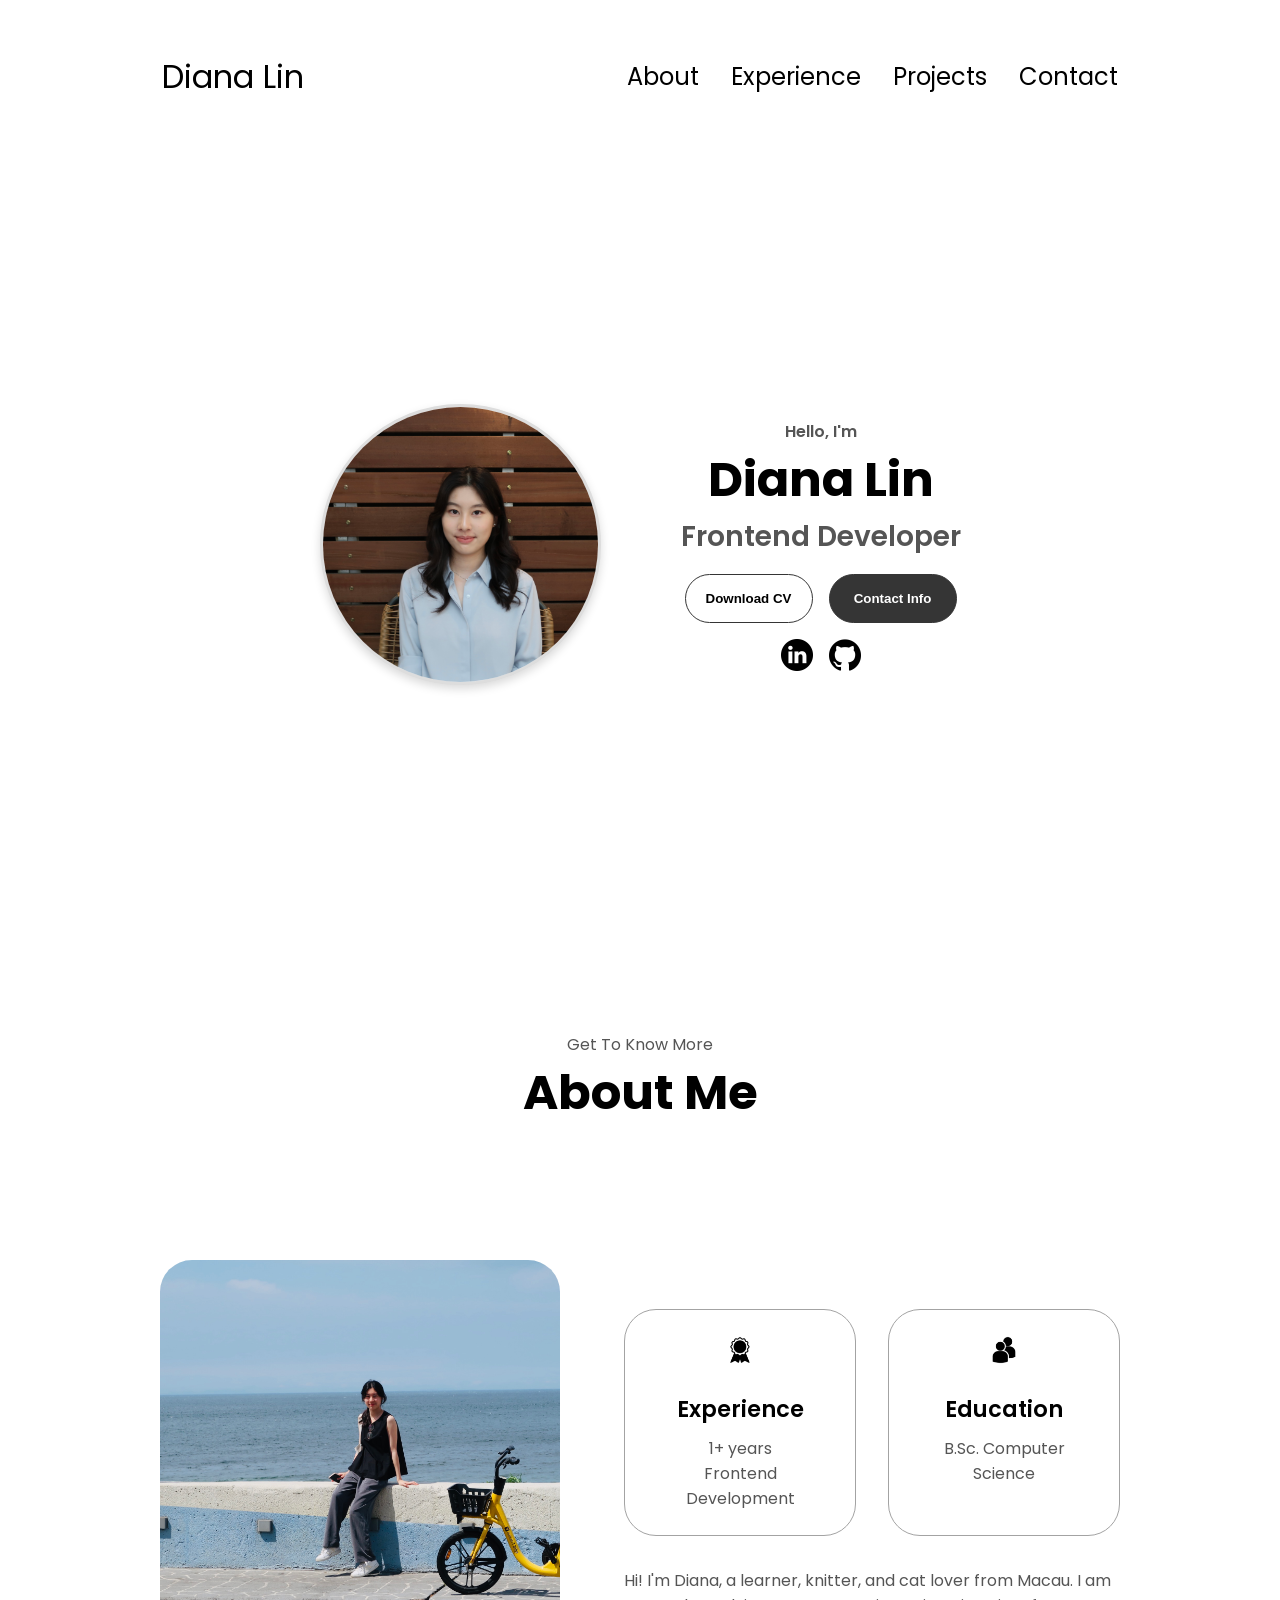
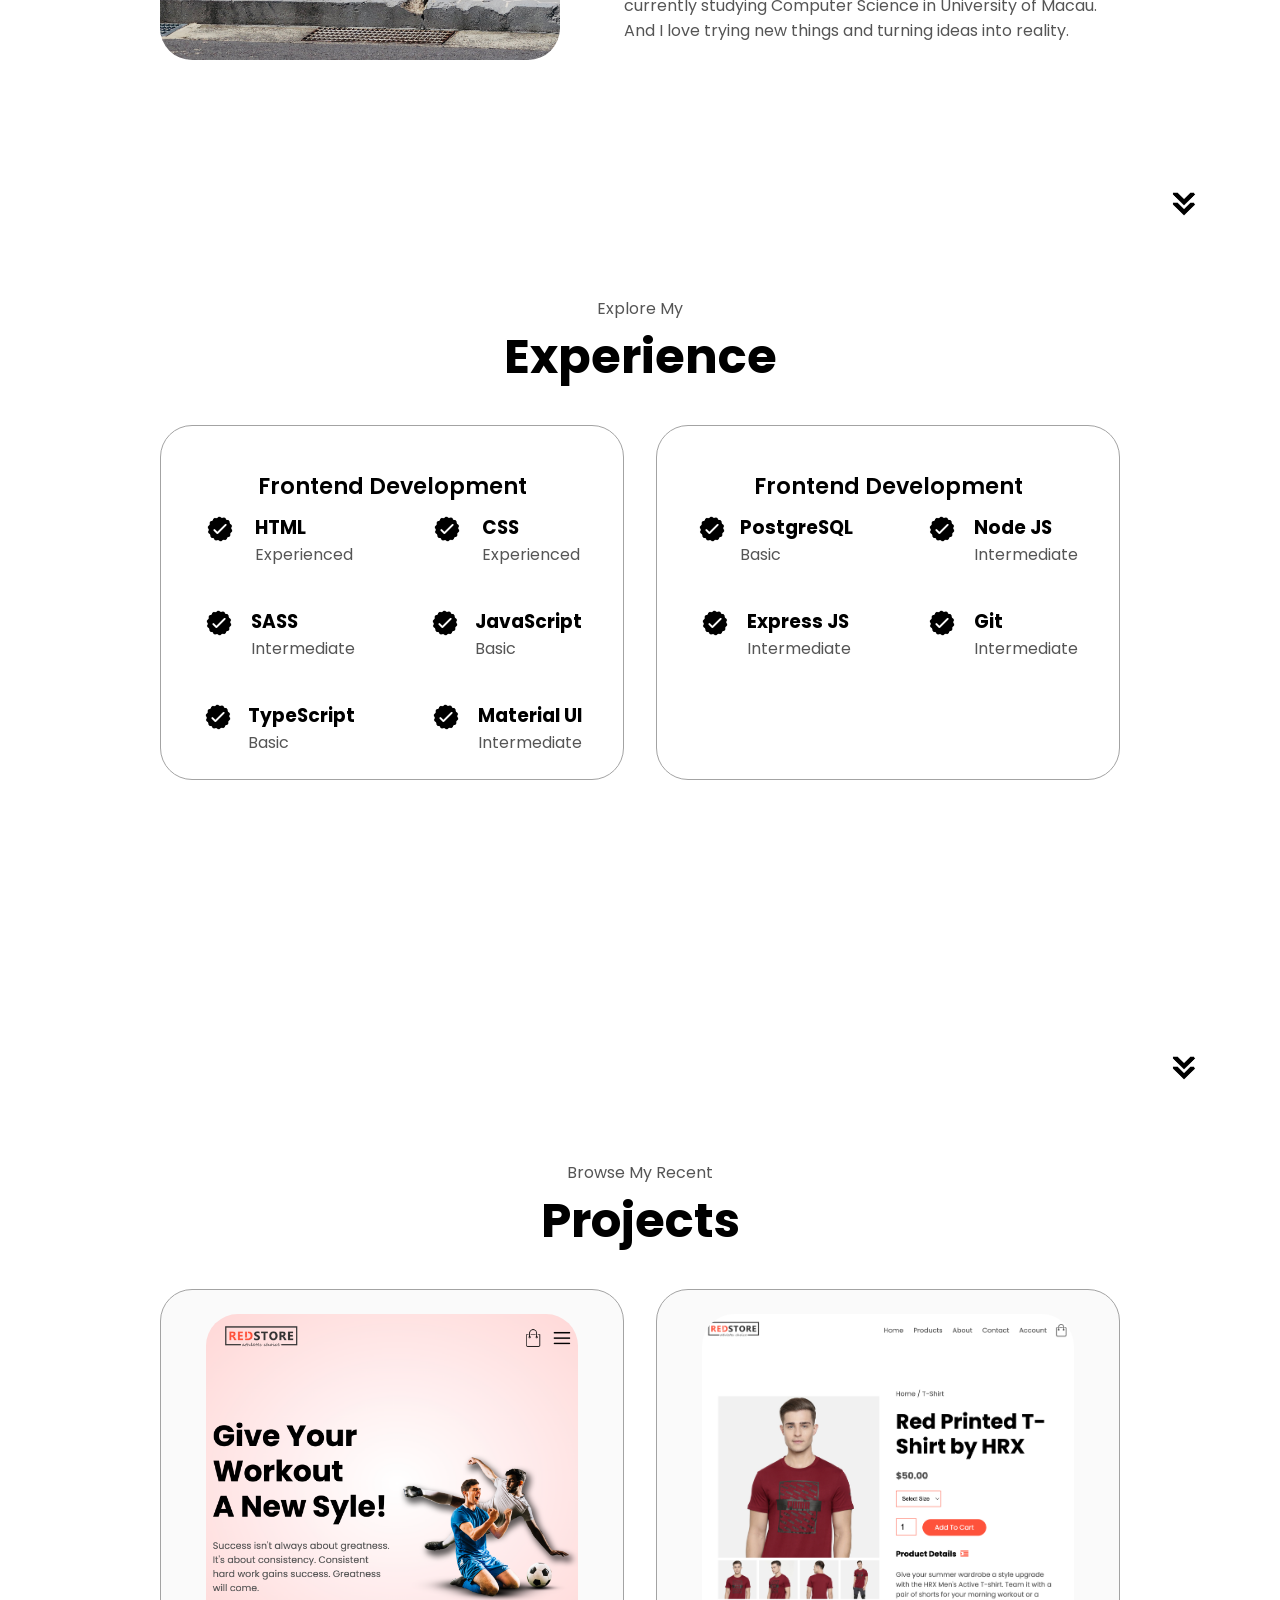
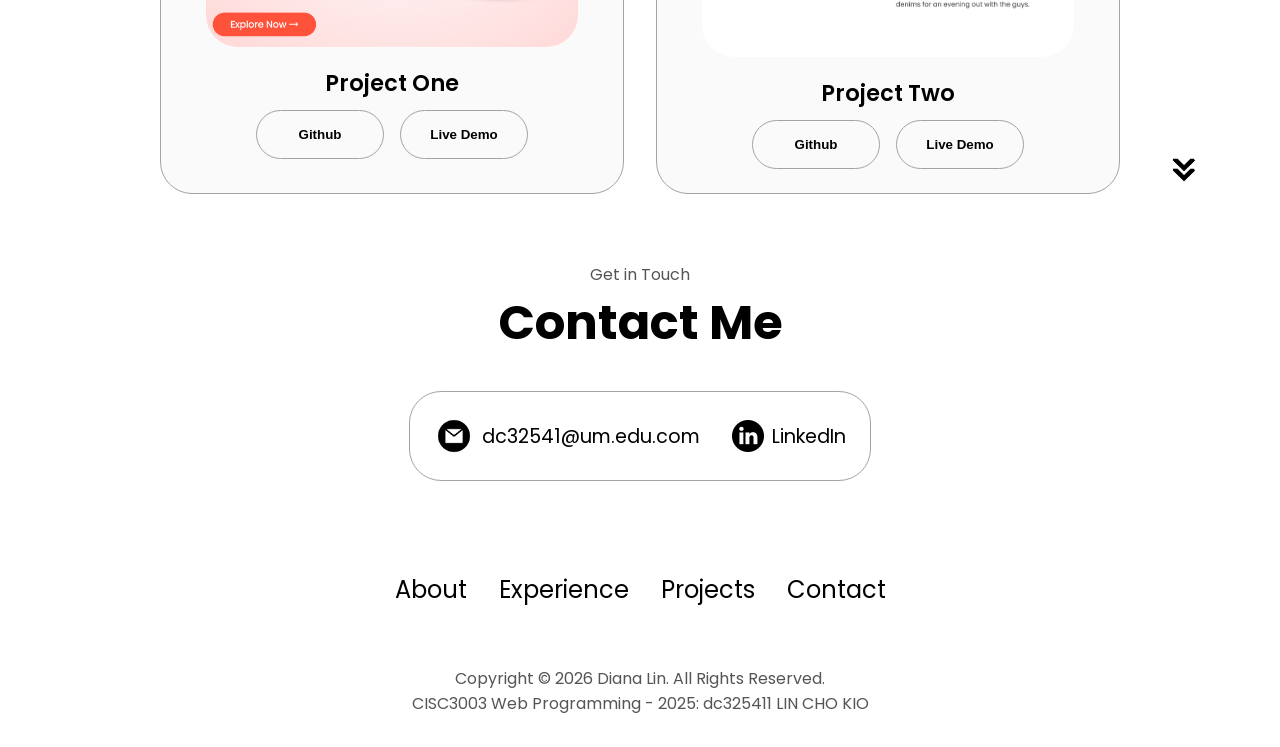
<file: Individual-LCQ/cisc3003-IndAssgn-home.html>
<!DOCTYPE html>
<html lang="en">
  <head>
    <meta charset="UTF-8" />
    <meta http-equiv="X-UA-Compatible" content="IE=edge" />
    <meta name="viewport" content="width=device-width, initial-scale=1.0" />
    <title>My Portfolio</title>
    <link rel="stylesheet" href="css/cisc3003-IndAssgn-home.css" />
  </head>
  <body>
    <nav id="desktop-nav">
      <div class="logo">Diana Lin</div>
      <div>
        <ul class="nav-links">
          <li><a href="#about">About</a></li>
          <li><a href="#experience">Experience</a></li>
          <li><a href="#projects">Projects</a></li>
          <li><a href="#contact">Contact</a></li>
        </ul>
      </div>
    </nav>
    <nav id="hamburger-nav">
      <div class="logo">Diana Lin</div>
      <div class="hamburger-menu">
        <div class="hamburger-icon" onclick="toggleMenu()">
          <span></span>
          <span></span>
          <span></span>
        </div>
        <div class="menu-links">
        <ul>
          <li><a href="#about" onclick="toggleMenu()">About</a></li>
          <li><a href="#experience" onclick="toggleMenu()">Experience</a></li>
          <li><a href="#projects" onclick="toggleMenu()">Projects</a></li>
          <li><a href="#contact" onclick="toggleMenu()">Contact</a></li>
        </ul>
        </div>
      </div>
    </nav>
    <section id="profile">
      <div class="section__pic-container avatar-container">
        <img src="images/profile.jpg" alt="profile picture" />
      </div>
      <div class="section__text">
        <p class="section__text__p1">Hello, I'm</p>
        <h1 class="title">Diana Lin</h1>
        <p class="section__text__p2">Frontend Developer</p>
        <div class="btn-container">
          <button
            class="btn btn-color-2"
            onclick="window.open('images/resume-example.pdf')"
          >
            Download CV
          </button>
          <button class="btn btn-color-1" onclick="location.href='./#contact'">
            Contact Info
          </button>
        </div>
        <div id="socials-container">
          <img
            src="images/linkedin.png"
            alt="My LinkedIn profile"
            class="icon"
            onclick="location.href='https://linkedin.com/'"
          />
          <img
            src="images/github.png"
            alt="My Github profile"
            class="icon"
            onclick="location.href='https://github.com/'"
          />
        </div>
      </div>
    </section>
    <section id="about">
      <p class="section__text__p1">Get To Know More</p>
      <h1 class="title">About Me</h1>
      <div class="section-container">
        <div class="section__pic-container">
          <img
            src="images/about.jpg"
            alt="Profile picture"
            class="about-pic"
          />
        </div>
        <div class="about-details-container">
          <div class="about-containers">
            <div class="details-container">
              <img
                src="images/experience.png"
                alt="Experience icon"
                class="icon"
              />
              <h2>Experience</h2>
              <p>1+ years <br />Frontend Development</p>
            </div>
            <div class="details-container">
              <img
                src="images/education.png"
                alt="Education icon"
                class="icon"
              />
              <h2>Education</h2>
              <p>B.Sc. Computer Science</p>
            </div>
          </div>
          <div class="text-container">
            <p>
              Hi! I'm Diana, a learner, knitter, and cat lover from Macau.

I am currently studying Computer Science in University of Macau. And I love trying new things and turning ideas into reality.
            </p>
          </div>
        </div>
      </div>
      <img
        src="images/arrow.png"
        alt="Arrow icon"
        class="icon arrow"
        onclick="location.href='./#experience'"
      />
    </section>
    <section id="experience">
      <p class="section__text__p1">Explore My</p>
      <h1 class="title">Experience</h1>
      <div class="experience-details-container">
        <div class="about-containers">
          <div class="details-container">
            <h2 class="experience-sub-title">Frontend Development</h2>
            <div class="article-container">
              <article>
                <img
                  src="images/checkmark.png"
                  alt="Experience icon"
                  class="icon"
                />
                <div>
                  <h3>HTML</h3>
                  <p>Experienced</p>
                </div>
              </article>
              <article>
                <img
                  src="images/checkmark.png"
                  alt="Experience icon"
                  class="icon"
                />
                <div>
                  <h3>CSS</h3>
                  <p>Experienced</p>
                </div>
              </article>
              <article>
                <img
                  src="images/checkmark.png"
                  alt="Experience icon"
                  class="icon"
                />
                <div>
                  <h3>SASS</h3>
                  <p>Intermediate</p>
                </div>
              </article>
              <article>
                <img
                  src="images/checkmark.png"
                  alt="Experience icon"
                  class="icon"
                />
                <div>
                  <h3>JavaScript</h3>
                  <p>Basic</p>
                </div>
              </article>
              <article>
                <img
                  src="images/checkmark.png"
                  alt="Experience icon"
                  class="icon"
                />
                <div>
                  <h3>TypeScript</h3>
                  <p>Basic</p>
                </div>
              </article>
              <article>
                <img
                  src="images/checkmark.png"
                  alt="Experience icon"
                  class="icon"
                />
                <div>
                  <h3>Material UI</h3>
                  <p>Intermediate</p>
                </div>
              </article>
            </div>
          </div>
          <div class="details-container">
            <h2 class="experience-sub-title">Frontend Development</h2>
            <div class="article-container">
              <article>
                <img
                  src="images/checkmark.png"
                  alt="Experience icon"
                  class="icon"
                />
                <div>
                  <h3>PostgreSQL</h3>
                  <p>Basic</p>
                </div>
              </article>
              <article>
                <img
                  src="images/checkmark.png"
                  alt="Experience icon"
                  class="icon"
                />
                <div>
                  <h3>Node JS</h3>
                  <p>Intermediate</p>
                </div>
              </article>
              <article>
                <img
                  src="images/checkmark.png"
                  alt="Experience icon"
                  class="icon"
                />
                <div>
                  <h3>Express JS</h3>
                  <p>Intermediate</p>
                </div>
              </article>
              <article>
                <img
                  src="images/checkmark.png"
                  alt="Experience icon"
                  class="icon"
                />
                <div>
                  <h3>Git</h3>
                  <p>Intermediate</p>
                </div>
              </article>
            </div>
          </div>
        </div>
      </div>
      <img
        src="images/arrow.png"
        alt="Arrow icon"
        class="icon arrow"
        onclick="location.href='./#projects'"
      />
    </section>
    <section id="projects">
      <p class="section__text__p1">Browse My Recent</p>
      <h1 class="title">Projects</h1>
      <div class="experience-details-container">
        <div class="about-containers">
          <div class="details-container color-container">
            <div class="article-container">
              <img
                src="images/project01(1).png"
                alt="Project 1"
                class="project-img"
              />
            </div>
            <h2 class="experience-sub-title project-title">Project One</h2>
            <div class="btn-container">
              <button
                class="btn btn-color-2 project-btn"
                onclick="location.href='https://github.com/'"
              >
                Github
              </button>
              <button
                class="btn btn-color-2 project-btn"
                onclick="location.href='cisc3003-IndAssgn-demo01.html'"
              >
                Live Demo
              </button>
            </div>
          </div>
          <div class="details-container color-container">
            <div class="article-container">
              <img
                src="images/project02.png"
                alt="Project 2"
                class="project-img"
              />
            </div>
            <h2 class="experience-sub-title project-title">Project Two</h2>
            <div class="btn-container">
              <button
                class="btn btn-color-2 project-btn"
                onclick="location.href='https://github.com/dianalin390/dianalin390-CISC3003-dc325411-2026GitHub/tree/main/CISC3003-SugEx05-2026FEB13'"
              >
                Github
              </button>
              <button
                class="btn btn-color-2 project-btn"
                onclick="location.href='cisc3003-IndAssgn-demo02.html'"
              >
                Live Demo
              </button>
            </div>
          </div>
        </div>
      </div>
      <img
        src="images/arrow.png"
        alt="Arrow icon"
        class="icon arrow"
        onclick="location.href='./#contact'"
      />
    </section>
    <section id="contact">
      <p class="section__text__p1">Get in Touch</p>
      <h1 class="title">Contact Me</h1>
      <div class="contact-info-upper-container">
        <div class="contact-info-container">
          <img
            src="images/email.png"
            alt="Email icon"
            class="icon contact-icon email-icon"
          />
          <p><a href="mailto:dc32541@um.edu.com">dc32541@um.edu.com</a></p>
        </div>
        <div class="contact-info-container">
          <img
            src="images/linkedin.png"
            alt="LinkedIn icon"
            class="icon contact-icon"
          />
          <p><a href="https://www.linkedin.com">LinkedIn</a></p>
        </div>
      </div>
    </section>
    <footer>
      <nav>
        <div class="nav-links-container">
          <ul class="nav-links">
            <li><a href="#about">About</a></li>
            <li><a href="#experience">Experience</a></li>
            <li><a href="#projects">Projects</a></li>
            <li><a href="#contact">Contact</a></li>
          </ul>
        </div>
      </nav>
      <p>Copyright &#169; 2026 Diana Lin. All Rights Reserved.</p>
      <p>CISC3003 Web Programming - 2025: dc325411 LIN CHO KIO</p>
    </footer>
    <script src="js/CISC3003-IndAssgn.js"></script>
  </body>
</html>
</file>
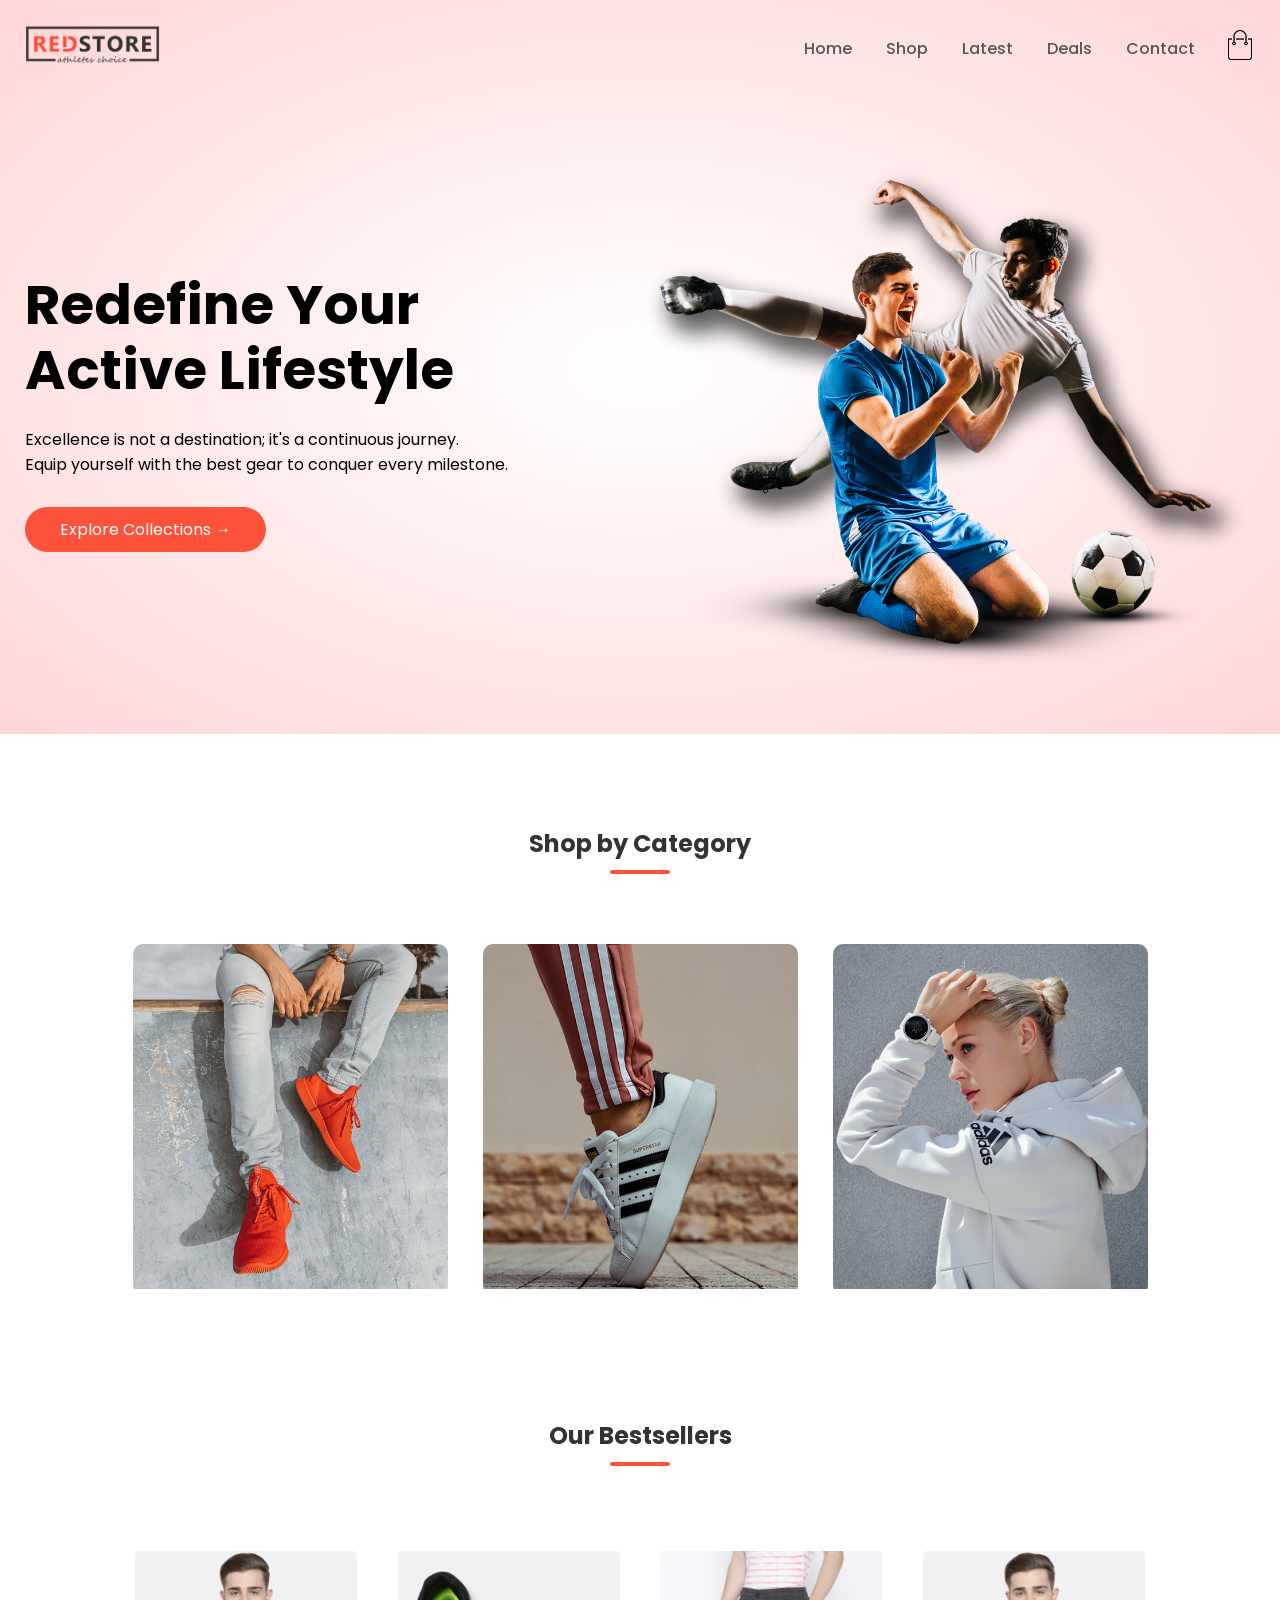
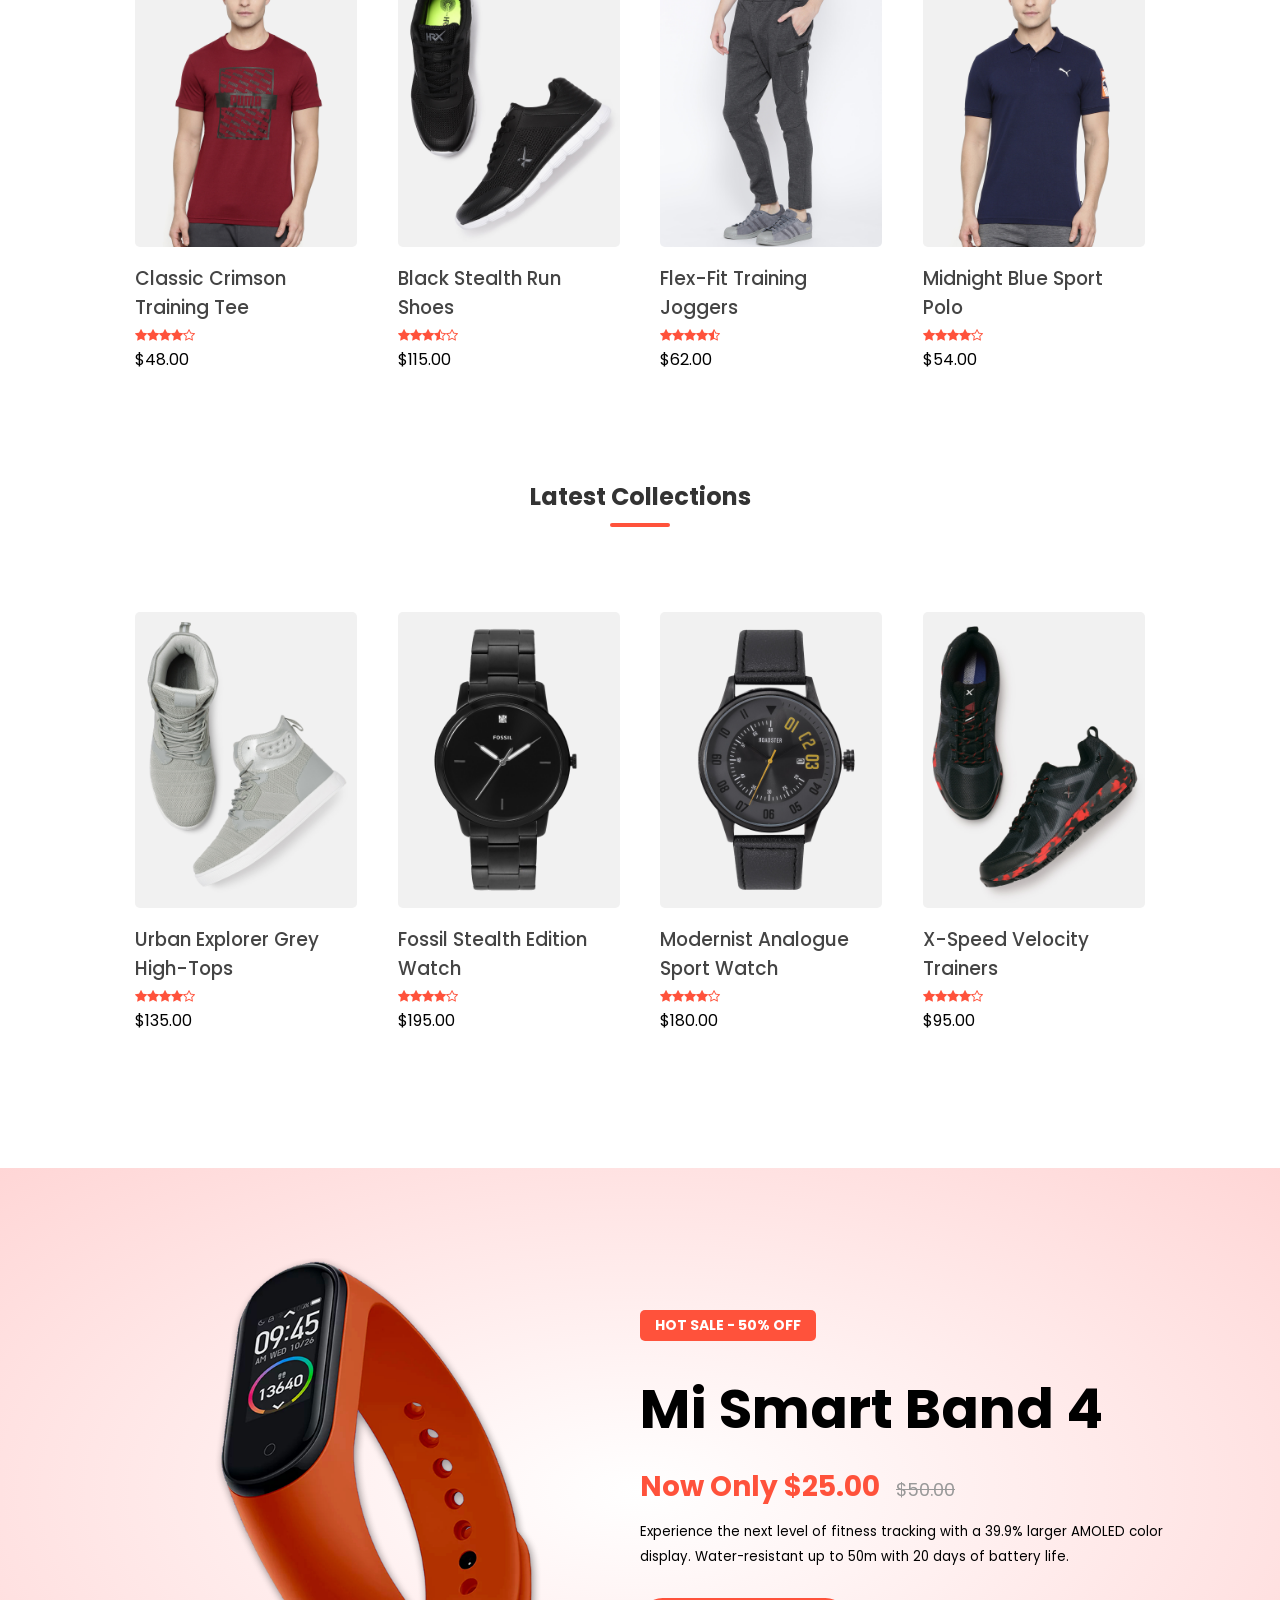
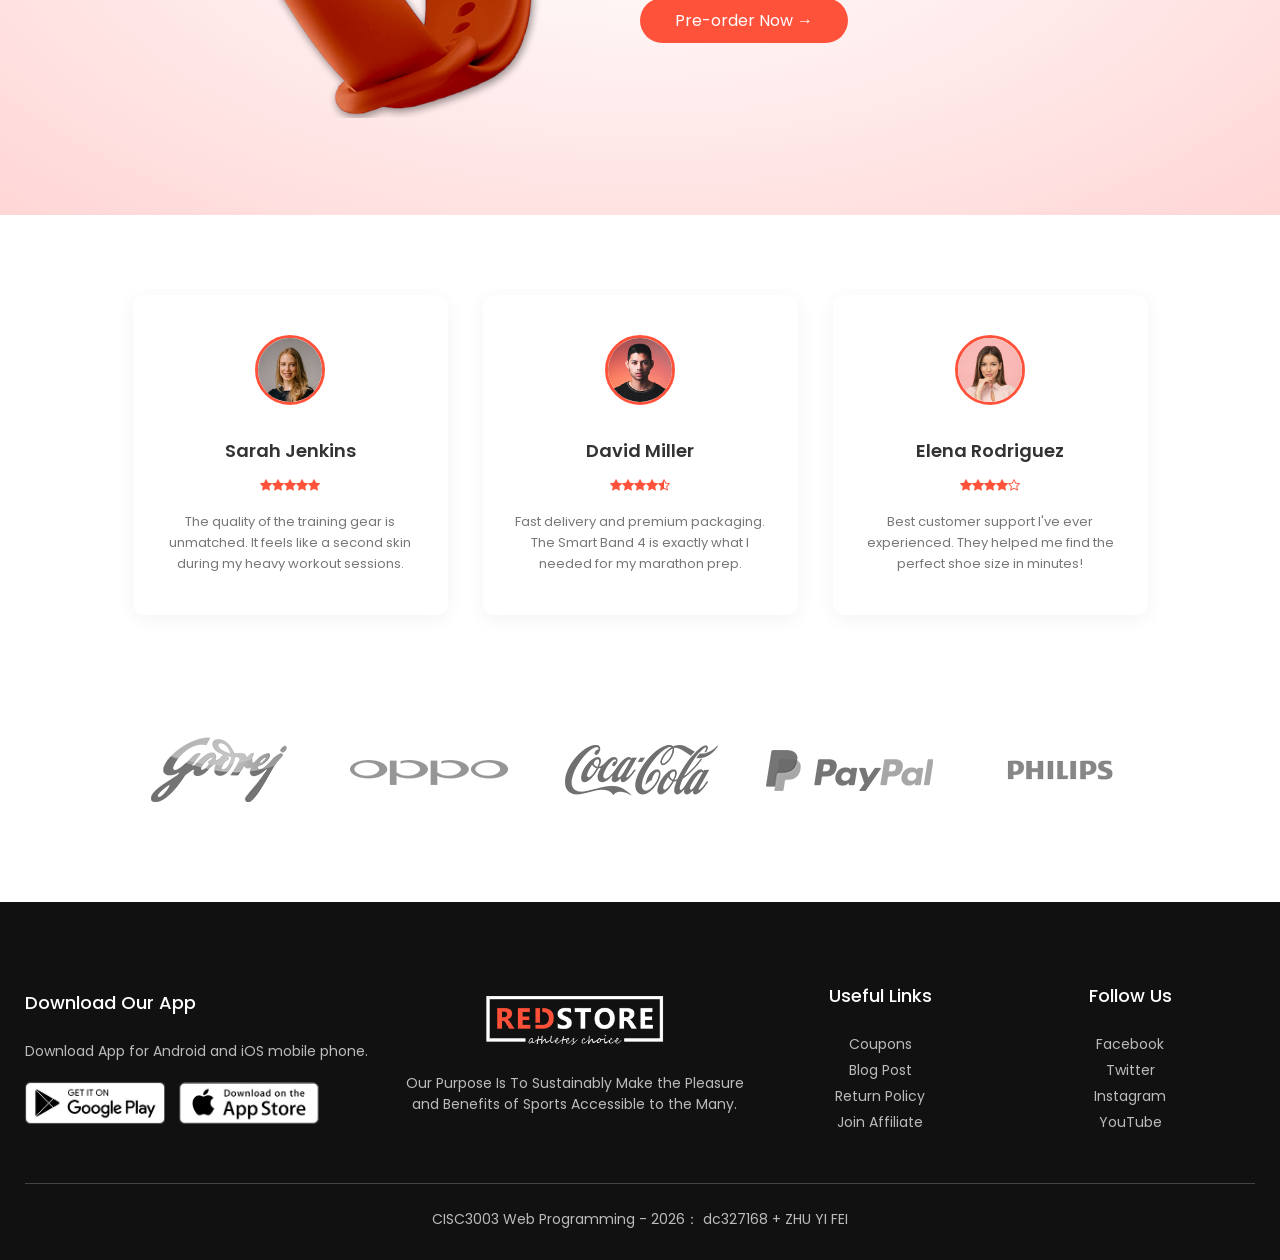
<file: Individual-ZYF/cisc3003-IndAssgn-demo1.html>
<!DOCTYPE html>
<html lang="en">
<head>
    <meta charset="UTF-8">
    <meta name="viewport" content="width=device-width, initial-scale=1.0">
    <title>RedStore | Premium Sports e-Commerce</title>
    <link rel="stylesheet" href="css/cisc3003-IndAssgn-demo1.css">
    <link rel="stylesheet" href="https://fonts.googleapis.com/css2?family=Poppins:wght@300;400;500;600;700&display=swap">
    <link rel="stylesheet" href="https://stackpath.bootstrapcdn.com/font-awesome/4.7.0/css/font-awesome.min.css">
</head>
<body>
<div class="header" id="home">
    <div class="container">
        <div class="navbar">
            <div class="logo">
                <img src="images/logo.png" width="135" alt="RedStore Logo">
            </div>
            <nav>
                <ul id="MenuItems">
                    <li><a href="#home">Home</a></li>
                    <li><a href="#categories">Shop</a></li>
                    <li><a href="#latest">Latest</a></li>
                    <li><a href="#offer">Deals</a></li>
                    <li><a href="#footer">Contact</a></li>
                </ul>
            </nav>
            <div class="nav-icons">
                <img src="images/cart.png" alt="cart" width="30" height="30">
                <img src="images/menu.png" alt="menu" class="menu-icon" onclick="menutoggle()">
            </div>
        </div>
        <div class="row hero-row">
            <div class="col-2">
                <h1>Redefine Your<br>Active Lifestyle</h1>
                <p>Excellence is not a destination; it's a continuous journey. <br>Equip yourself with the best gear to conquer every milestone.</p>
                <a href="#categories" class="btn">Explore Collections &#8594;</a>
            </div>
            <div class="col-2 animate-img">
                <img src="images/image1.png" alt="Hero Athlete">
            </div>
        </div>
    </div>
</div>

<div class="categories" id="categories">
    <div class="small-container">
        <h2 class="title">Shop by Category</h2>
        <div class="row">
            <div class="col-3 hover-effect">
                <img src="images/category-1.jpg" alt="Footwear">
            </div>
            <div class="col-3 hover-effect">
                <img src="images/category-2.jpg" alt="Apparel">
            </div>
            <div class="col-3 hover-effect">
                <img src="images/category-3.jpg" alt="Accessories">
            </div>
        </div>
    </div>
</div>

<div class="small-container" id="featured">
    <h2 class="title">Our Bestsellers</h2>
    <div class="row">
        <div class="col-4">
            <div class="img-wrapper"><img src="images/product-1.jpg" alt="T-Shirt"></div>
            <h3>Classic Crimson Training Tee</h3>
            <div class="rating">
                <i class="fa fa-star"></i><i class="fa fa-star"></i><i class="fa fa-star"></i><i class="fa fa-star"></i><i class="fa fa-star-o"></i>
            </div>
            <p>$48.00</p>
        </div>
        <div class="col-4">
            <div class="img-wrapper"><img src="images/product-2.jpg" alt="Shoes"></div>
            <h3>Black Stealth Run Shoes</h3>
            <div class="rating">
                <i class="fa fa-star"></i><i class="fa fa-star"></i><i class="fa fa-star"></i><i class="fa fa-star-half-o"></i><i class="fa fa-star-o"></i>
            </div>
            <p>$115.00</p>
        </div>
        <div class="col-4">
            <div class="img-wrapper"><img src="images/product-3.jpg" alt="Pants"></div>
            <h3>Flex-Fit Training Joggers</h3>
            <div class="rating">
                <i class="fa fa-star"></i><i class="fa fa-star"></i><i class="fa fa-star"></i><i class="fa fa-star"></i><i class="fa fa-star-half-o"></i>
            </div>
            <p>$62.00</p>
        </div>
        <div class="col-4">
            <div class="img-wrapper"><img src="images/product-4.jpg" alt="Polo"></div>
            <h3>Midnight Blue Sport Polo</h3>
            <div class="rating">
                <i class="fa fa-star"></i><i class="fa fa-star"></i><i class="fa fa-star"></i><i class="fa fa-star"></i><i class="fa fa-star-o"></i>
            </div>
            <p>$54.00</p>
        </div>
    </div>

    <h2 class="title" id="latest">Latest Collections</h2>
    <div class="row">
        <div class="col-4">
            <img src="images/product-5.jpg" alt="Product">
            <h3>Urban Explorer Grey High-Tops</h3>
            <div class="rating"><i class="fa fa-star"></i><i class="fa fa-star"></i><i class="fa fa-star"></i><i class="fa fa-star"></i><i class="fa fa-star-o"></i></div>
            <p>$135.00</p>
        </div>
        <div class="col-4">
            <img src="images/product-8.jpg" alt="Product">
            <h3>Fossil Stealth Edition Watch</h3>
            <div class="rating"><i class="fa fa-star"></i><i class="fa fa-star"></i><i class="fa fa-star"></i><i class="fa fa-star"></i><i class="fa fa-star-o"></i></div>
            <p>$195.00</p>
        </div>
        <div class="col-4">
            <img src="images/product-9.jpg" alt="Product">
            <h3>Modernist Analogue Sport Watch</h3>
            <div class="rating"><i class="fa fa-star"></i><i class="fa fa-star"></i><i class="fa fa-star"></i><i class="fa fa-star"></i><i class="fa fa-star-o"></i></div>
            <p>$180.00</p>
        </div>
        <div class="col-4">
            <img src="images/product-10.jpg" alt="Product">
            <h3>X-Speed Velocity Trainers</h3>
            <div class="rating"><i class="fa fa-star"></i><i class="fa fa-star"></i><i class="fa fa-star"></i><i class="fa fa-star"></i><i class="fa fa-star-o"></i></div>
            <p>$95.00</p>
        </div>
    </div>
</div>

<div class="offer" id="offer">
    <div class="small-container">
        <div class="row">
            <div class="col-2">
                <img src="images/exclusive.png" alt="Smart Band" class="offer-img">
            </div>
            <div class="col-2">
                <p class="promo-badge">HOT SALE - 50% OFF</p>
                <h1>Mi Smart Band 4</h1>
                <h2 class="offer-price">Now Only $25.00 <span class="old-price">$50.00</span></h2>
                <small>Experience the next level of fitness tracking with a 39.9% larger AMOLED color display. Water-resistant up to 50m with 20 days of battery life.</small>
                <br>
                <a href="" class="btn">Pre-order Now &#8594;</a>
            </div>
        </div>
    </div>
</div>

<div class="testimonial" id="testimonials">
    <div class="small-container">
        <div class="row">
            <div class="col-3 card">
                <img src="images/user-1.png" alt="User">
                <h3>Sarah Jenkins</h3>
                <div class="rating">
                    <i class="fa fa-star"></i><i class="fa fa-star"></i><i class="fa fa-star"></i><i class="fa fa-star"></i><i class="fa fa-star"></i>
                </div>
                <p>The quality of the training gear is unmatched. It feels like a second skin during my heavy workout sessions.</p>
            </div>
            <div class="col-3 card">
                <img src="images/user-2.png" alt="User">
                <h3>David Miller</h3>
                <div class="rating">
                    <i class="fa fa-star"></i><i class="fa fa-star"></i><i class="fa fa-star"></i><i class="fa fa-star"></i><i class="fa fa-star-half-o"></i>
                </div>
                <p>Fast delivery and premium packaging. The Smart Band 4 is exactly what I needed for my marathon prep.</p>
            </div>
            <div class="col-3 card">
                <img src="images/user-3.png" alt="User">
                <h3>Elena Rodriguez</h3>
                <div class="rating">
                    <i class="fa fa-star"></i><i class="fa fa-star"></i><i class="fa fa-star"></i><i class="fa fa-star"></i><i class="fa fa-star-o"></i>
                </div>
                <p>Best customer support I've ever experienced. They helped me find the perfect shoe size in minutes!</p>
            </div>
        </div>
    </div>
</div>

<div class="brands">
    <div class="small-container">
        <div class="row">
            <div class="col-5"><img src="images/logo-godrej.png" alt="Brand"></div>
            <div class="col-5"><img src="images/logo-oppo.png" alt="Brand"></div>
            <div class="col-5"><img src="images/logo-coca-cola.png" alt="Brand"></div>
            <div class="col-5"><img src="images/logo-paypal.png" alt="Brand"></div>
            <div class="col-5"><img src="images/logo-philips.png" alt="Brand"></div>
        </div>
    </div>
</div>

<div class="footer" id="footer">
    <div class="container">
        <div class="row">
            <div class="footer-col-1">
                <h3>Download Our App</h3>
                <p>Download App for Android and iOS mobile phone.</p>
                <div class="app-logo">
                    <img src="images/play-store.png" alt="Google Play">
                    <img src="images/app-store.png" alt="App Store">
                </div>
            </div>
            <div class="footer-col-2">
                <img src="images/logo-white.png" alt="Logo White">
                <p>Our Purpose Is To Sustainably Make the Pleasure and Benefits of Sports Accessible to the Many.</p>
            </div>
            <div class="footer-col-3">
                <h3>Useful Links</h3>
                <ul>
                    <li>Coupons</li>
                    <li>Blog Post</li>
                    <li>Return Policy</li>
                    <li>Join Affiliate</li>
                </ul>
            </div>
            <div class="footer-col-4">
                <h3>Follow Us</h3>
                <ul>
                    <li>Facebook</li>
                    <li>Twitter</li>
                    <li>Instagram</li>
                    <li>YouTube</li>
                </ul>
            </div>
        </div>
        <hr>
        <p class="copyright">CISC3003 Web Programming - 2026： dc327168 + ZHU YI FEI</p>
    </div>
</div>

<script>
    var MenuItems = document.getElementById("MenuItems");
    MenuItems.style.maxHeight = "0px";
    function menutoggle(){
        if(MenuItems.style.maxHeight == "0px") {
            MenuItems.style.maxHeight = "200px";
        } else {
            MenuItems.style.maxHeight = "0px";
        }
    }
</script>
</body>
</html>
</file>
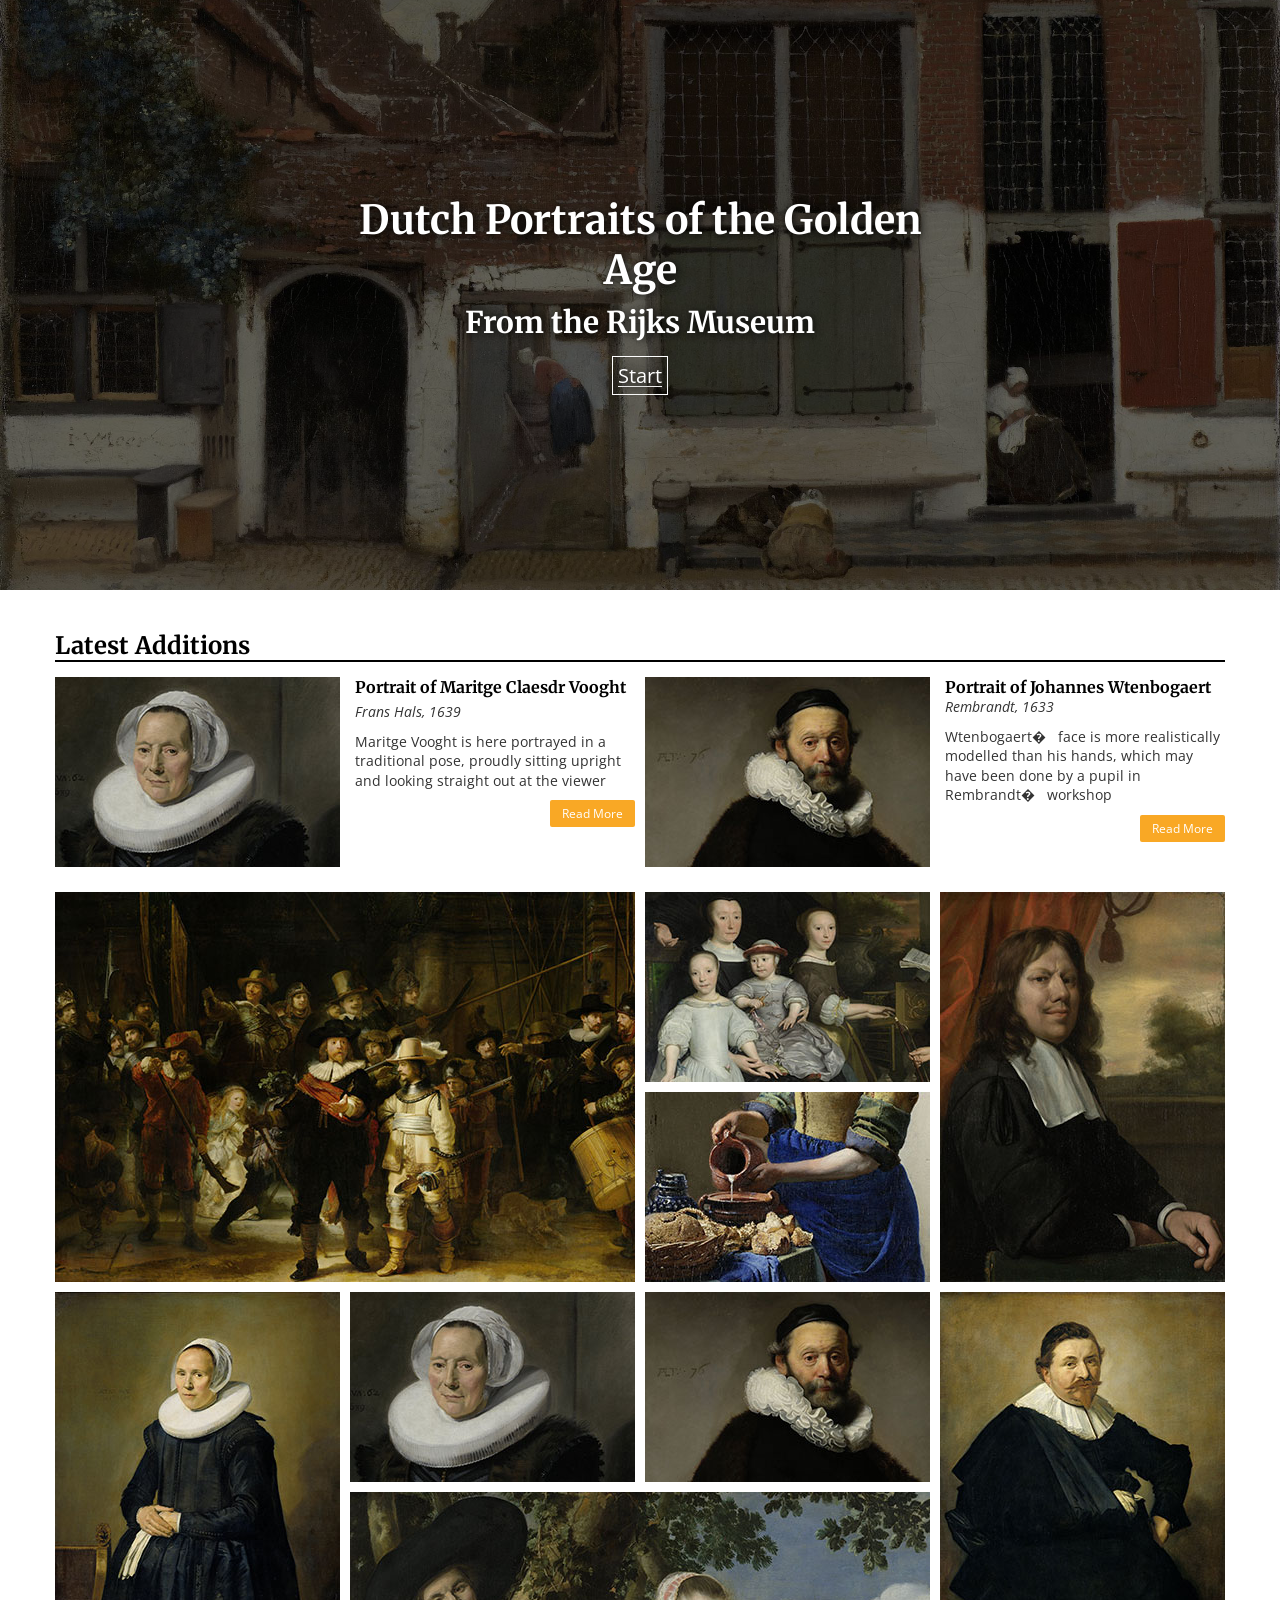
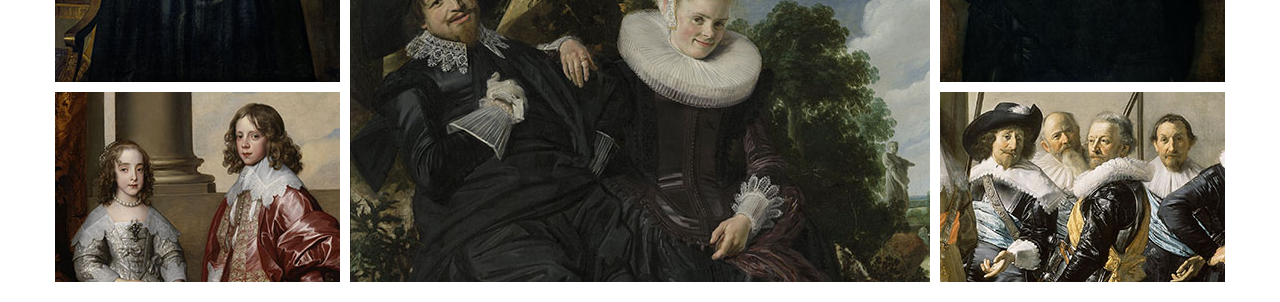
<file: Individual-ZYF/cisc3003-IndAssgn-demo2.html>
<!DOCTYPE html>
<html lang="en">

<head>
    <meta charset="utf-8">
    <title>CISC3003 Practice 05</title>

   <meta name="viewport" content="width=device-width, initial-scale=1.0">
    <link href='http://fonts.googleapis.com/css?family=Merriweather' rel='stylesheet' type='text/css'>
    <link href='http://fonts.googleapis.com/css?family=Open+Sans' rel='stylesheet' type='text/css'>
    
    <link rel="stylesheet" href="css/cisc3003-IndAssgn-demo2.css">
</head>

<body>
    <header>
        <img src="images/veermeer-view-of-house--background.jpg" alt="..." class="banner" />
        <div class="banner--title">
            <h1>Dutch Portraits of the Golden Age</h1>
            <h2>From the Rijks Museum</h2>
            <span><a href="#start">Start</a></span>
        </div>
        
    </header>
 
    <article>
        <a name="start" href="#start"></a>
        <div class="highlights">
            <h2>Latest Additions</h2>
            <div class="highlights--container">
                <div class="highlights--media">
                    <img src="images/mosaic-f.jpg" alt="...">
                </div>
                <div class="highlights--text">
                    <h3>Portrait of Maritge Claesdr Vooght</h3>
                    <p><em>Frans Hals, 1639</em></p>
                    <p>Maritge Vooght is here portrayed in a traditional pose, proudly sitting upright and looking straight out at the viewer</p>
                    <a href="#" class="highlights--button">Read More</a>
                </div>   
            </div> 
            <div class="highlights--container">
                <div class="highlights--media">
                    <img src="images/mosaic-g.jpg" alt="...">
                </div>
                <div class="highlights--text">
                    <h4>Portrait of Johannes Wtenbogaert</h4>
                    <p><em>Rembrandt, 1633</em></p>
                    <p>Wtenbogaert� face is more realistically modelled than his hands, which may have been done by a pupil in Rembrandt� workshop</p>
                    <a href="#" class="highlights--button">Read More</a>
                </div>   
            </div>                     
        </div>

        <div class="mosaic">
            <div class="mosaic-item mosaic--a"><img src="images/mosaic-a.jpg" alt="..."></div>
            <div class="mosaic-item mosaic--b"><img src="images/mosaic-b.jpg" alt="..."></div>
            <div class="mosaic-item mosaic--c"><img src="images/mosaic-c.jpg" alt="..."></div>
            <div class="mosaic-item mosaic--d"><img src="images/mosaic-d.jpg" alt="..."></div>  
            <div class="mosaic-item mosaic--e"><img src="images/mosaic-e.jpg" alt="..."></div>
            <div class="mosaic-item mosaic--f"><img src="images/mosaic-f.jpg" alt="..."></div>
            <div class="mosaic-item mosaic--g"><img src="images/mosaic-g.jpg" alt="..."></div>
            <div class="mosaic-item mosaic--h"><img src="images/mosaic-h.jpg" alt="..."></div> 
            <div class="mosaic-item mosaic--i"><img src="images/mosaic-i.jpg" alt="..."></div>
            <div class="mosaic-item mosaic--j"><img src="images/mosaic-j.jpg" alt="..."></div>
            <div class="mosaic-item mosaic--k"><img src="images/mosaic-k.jpg" alt="..."></div>                          
        </div>              
    </article>   
    
</body>
</html>
</file>
<file: css/cisc3003-PairAssgn.css>
/* ============================================================
   页面通用 CSS
   ============================================================ */
:root {
    --accent-green: #bfff00;
    --dark-bg: #0a0a0a;
    --pale-blue: #e3effc;
    --card-grey: #f2f2f2;
}

html, body {
    width: 100%;
    margin: 0;
    padding: 0;
    overflow-x: clip;
    position: relative;
}
* { box-sizing: border-box; margin: 0; padding: 0; }
body { font-family: 'Poppins', sans-serif; background: #fff; scroll-behavior: smooth; color: #1a1a1a; }
.wrapper { width: 92%; max-width: 1200px; margin: 0 auto; }

/* 导航栏 */
.header { background: var(--dark-bg); padding: 20px 0; border-bottom: 1px solid #111; position: sticky; top: 0; z-index: 1000;}
.navbar { display: flex; justify-content: space-between; align-items: center; }
.brand { color: #fff; font-weight: 700; font-size: 1.1rem; }
.brand span { color: var(--accent-green); }
.nav-links { display: flex; list-style: none; gap: 20px; }
.nav-links a { color: #888; text-decoration: none; font-size: 0.95rem;}
.nav-links a.active { color: #fff; }
.hamburger {
    display: none;
    cursor: pointer;
    flex-direction: column;
    justify-content: space-between;
    width: 25px;
    height: 18px;
}
.hamburger span {
    display: block;
    height: 3px;
    width: 100%;
    background-color: #333;
    border-radius: 3px;
    transition: all 0.3s ease;
}

/* Hero Section */
.hero-green { height: 100vh; background: var(--dark-bg); color: white; display: flex; align-items: center; justify-content: center;}
.hero-wrapper { width: 95%; max-width: 1500px; text-align: center; }
.hero-green h1 { font-size: clamp(3rem, 8vw, 6rem); font-weight: 700; line-height: 1.1; }
.tag-line { color: var(--accent-green); letter-spacing: 4px; font-size: 0.8rem; margin-bottom: 20px; display: block; }

/* 布局结构 */
.main-layout { display: flex; flex-direction: column; }

/* ======================
   手机端样式
   ====================== */
@media screen and (max-width: 899px) {
    .sidebar { 
        order: 2; 
        padding: 50px 0 80px 0; 
        width: 100%; 
        background: transparent;
    }
    .sidebar-label {
        text-align: center;
        opacity: 0.4;
        margin-bottom: 40px;
        font-size: 0.6rem;
        letter-spacing: 3px;
        color: #ccc;
    }
    .nav-wrapper {
        display: flex;
        justify-content: space-around;
        align-items: center;
        position: relative;
        height: 100px;
        padding: 0 5%;
        list-style: none !important;
        margin: 0;
    }
    .track-line {
        position: absolute;
        top: 50%;
        left: 0;
        width: 100%;
        height: 2px;
        transform: translateY(-50%);
        z-index: 1;
        opacity: 0.6;
        pointer-events: none;
    }
    .track-line svg {
        width: 100%;
        height: 100%;
        display: block;
    }
    .nav-wrapper li {
        position: relative;
        z-index: 5;
        flex: 1;
        display: flex;
        flex-direction: column;
        align-items: center;
        justify-content: center;
    }
    .nav-wrapper li::after {
        content: "";
        width: 10px;
        height: 10px;
        background: #CCFF00;
        border-radius: 50%;
        box-shadow: 0 0 12px rgba(204, 255, 0, 0.6);
        position: relative;
        z-index: 10;
    }
    .nav-wrapper li a {
        position: absolute;
        font-size: 0.6rem !important;
        font-weight: 800;
        color: #000 !important;
        text-transform: uppercase;
        white-space: nowrap;
        background: transparent !important;
        padding: 0 !important;
        transition: 0.3s ease;
    }
    .nav-wrapper li:nth-child(odd) a {
        transform: translateY(-28px);
    }
    .nav-wrapper li:nth-child(even) a {
        transform: translateY(28px);
    }
    .nav-wrapper li a.active-section {
        color: #99CC00 !important;
        border: none !important;
    }

    /* 手机端关闭 sticky */
    .sidebar-sticky {
        position: static !important;
        top: auto !important;
    }
}

/* ======================
   超小屏手机
   ====================== */
@media (max-width: 767px) {
    .header {
        padding: 18px 0;
        background: rgba(10, 10, 10, 0.98);
        backdrop-filter: blur(10px);
    }
    .hamburger {
        display: flex;
        z-index: 1001;
    }
    .hamburger span {
        background-color: var(--accent-green);
        height: 2px;
        width: 22px;
    }
    .nav-links {
        display: flex;
        flex-direction: column;
        justify-content: center;
        align-items: center;
        position: fixed;
        top: 0;
        right: -100%;
        width: 100%;
        height: 100vh;
        background-color: var(--dark-bg);
        transition: all 0.5s cubic-bezier(0.77, 0.2, 0.05, 1.0);
        box-shadow: none;
        z-index: 1000;
        padding: 0;
        visibility: hidden;
        pointer-events: none;
    }
    .nav-links.show {
        right: 0;
        visibility: visible;
        pointer-events: auto;
    }
    .nav-links li {
        margin: 20px 0;
        opacity: 0;
        transform: translateX(20px);
        transition: 0.4s;
    }
    .nav-links.show li {
        opacity: 1;
        transform: translateX(0);
    }
    .nav-links a {
        font-size: 1.8rem !important;
        font-weight: 700;
        letter-spacing: 2px;
        text-transform: uppercase;
        color: #555;
        transition: 0.3s;
    }
    .nav-links a.active, .nav-links a:hover {
        color: var(--accent-green) !important;
        text-shadow: 0 0 15px rgba(191, 255, 0, 0.4);
    }
    .hamburger.open span:nth-child(1) {
        transform: translateY(8px) rotate(45deg);
    }
    .hamburger.open span:nth-child(2) {
        opacity: 0;
    }
    .hamburger.open span:nth-child(3) {
        transform: translateY(-8px) rotate(-45deg);
    }
    .hamburger.open span {
        background-color: #fff;
    }
    .footer-container { font-size: 0.5rem; }
    .footer-side { flex: 0 0 125px!important; font-size: 0.5rem!important; }
    .footer-main { font-size: 0.5rem!important; }
    .brand { font-size: 0.8rem !important; }
}

/* ======================
   电脑端（≥900px）
   侧边栏悬浮 核心修复版
   ====================== */

@media screen and (min-width: 900px) {
    .header {
        padding: 18px 0;
        background: rgba(10, 10, 10, 0.98);
        backdrop-filter: blur(10px);
    }
    .main-layout {
        display: flex;
        flex-direction: row;
        align-items: flex-start;
    }
    /* 侧边栏容器 */

    .sidebar {
        width: 180px;
        padding-top: 50px;
        flex-shrink: 0;
        align-self: stretch; 
        position: relative;
        height: auto;
    }
    .sidebar-sticky {
        position: -webkit-sticky; /* 兼容 Safari */
        position: sticky !important;
        top: 120px !important; 
        height: fit-content; 
        z-index: 10;
    }
    /* 强制电脑端目录恢复正常垂直布局 */
    .nav-wrapper {
        display: block !important;
        height: auto !important;
        position: static !important;
        padding: 0 !important;
    }
    .track-line {
        display: none !important;
    }
    .nav-wrapper li {
        display: block !important;
        position: static !important;
        margin-bottom: 12px !important;
    }
    .nav-wrapper li::after {
        display: none !important;
    }
    .nav-wrapper li a {
        position: static !important;
        transform: none !important;
        font-size: 0.95rem !important;
        color: #999 !important;
    }
    .nav-wrapper li a:hover {
        color: var(--accent-green) !important;
        padding-left: 8px;
    }

    /* 内容区 */
    .content-area {
        flex: 1;
        padding-left: 60px;
        min-width: 0;
    }
}

.sidebar-label { font-size: 0.8rem; color: #ccc; margin-bottom: 20px; display: block; letter-spacing: 2px; }

/* 侧边栏链接样式 */
.sidebar a,
.profile-nav-links li a,
.qual-nav-links li a,
.summary-page-body .profile-nav-links li a {
    color: #999;
    text-decoration: none;
    font-size: 1rem;
    display: block;
    margin-bottom: 15px;
    transition: 0.3s ease;
    white-space: nowrap !important;
    overflow: hidden !important;
    text-overflow: ellipsis !important;
}
.sidebar a:hover,
.profile-nav-links li a:hover,
.qual-nav-links li a:hover,
.summary-page-body .profile-nav-links li a:hover {
    color: var(--accent-green);
    padding-left: 10px;
}
.sidebar a.active-section {
  background: transparent;
  padding: 6px 10px;
  border-radius: 6px;
  color: var(--accent-green) !important;
  font-weight: 600;
}

/* 清除列表样式 */
.sidebar ul,
.profile-nav-links,
.qual-nav-links,
.summary-page-body .profile-nav-links {
    list-style: none !important;
}
.sidebar li,
.sidebar li::before,
.profile-nav-links li,
.qual-nav-links li {
    list-style: none !important;
}

/* 通用板块 */
.section-common { padding: 80px 0; }
.big-topic-title { font-size: clamp(2.5rem, 5vw, 4rem); font-weight: 800; line-height: 1; margin-bottom: 50px; letter-spacing: -1px; }
.big-text { font-size: 1.3rem; line-height: 1.6; color: #555; max-width: 750px; margin-bottom: 40px; }
img {
    max-width: 100%;
    height: auto;
    display: block;
}
/* ============================================================
   HOME 页面专用 CSS
   ============================================================ */

/* 首页专属卡片逻辑 (保留) */

.partners-grid-final { 
    display: flex; 
    flex-direction: column; 
    gap: 30px; 
}

/* 卡片布局调整 */
.v5-card { 
    border-radius: 30px; 
    padding: 60px 35px 20px;
    display: flex; 
    flex-direction: column; 
    align-items: center; 
    text-align: center; 
    position: relative; 
    transition: 0.4s ease; 
}

/* 让信息区域撑开多余空间 */
.card-info {
    flex-grow: 1;
    display: flex;
    flex-direction: column;
    align-items: center;
    width: 100%;
}

/* 新增：more 链接样式 */
.more-link {
    /* 核心定位逻辑 */
    margin-top: auto;      /* 自动推到底部 */
    align-self: flex-end; /* 靠右对齐 */
    
    /* 视觉样式 */
    text-decoration: none;
    font-size: 0.9rem;
    font-weight: 600;
    color: inherit;
    opacity: 0.7;
    margin-right: -10px; /* 稍微向外偏移，视觉上更靠右下 */
    padding-top: 20px;   /* 与上方文字保持间距 */
    transition: opacity 0.3s;
}

.more-link:hover {
    opacity: 1;
}


.avatar-circle { width: 140px; height: 140px; min-width: 140px; background: rgba(0,0,0,0.05); border-radius: 50%; margin-bottom: 35px; display: flex; align-items: center; justify-content: center; font-size: 0.7rem; color: rgba(0,0,0,0.2); font-weight: 700; border: 2px solid rgba(255,255,255,0.4); flex-shrink: 0;  object-fit: cover;object-position: center;overflow: hidden; }
.card-info h3 { font-size: 1.8rem; margin-bottom: 10px; font-weight: 700; }
.card-info p { font-size: 0.95rem; color: #555; line-height: 1.5; padding: 0 10px; }
.accent-green-bg { background-color: var(--accent-green); }
.grey-card { background-color: var(--card-grey); }
.pale-blue-bg { background-color: var(--pale-blue); }

/* 黑色 Footer */
.footer-dark { background: var(--dark-bg); padding: 80px 0; color: #666; border-top: 1px solid #111; }
.footer-container { display: flex; justify-content: space-between; align-items: center; font-size: 0.75rem; }
.footer-main { flex: 1; text-align: center; line-height: 1.8; font-size: 0.8rem;}
.footer-side { flex: 0 0 150px; font-size: 0.8rem; }
.text-right { text-align: right; }



/* --- Company Section: 标题下方左右分割布局 --- */
.company-split-content {
    display: flex;
    align-items: flex-start; /* 顶部对齐 */
    gap: 60px;               /* 左右间距 */
    margin-top: 30px;        /* 与标题的间距 */
}

/* 左侧文字与数据 */
.company-text-side {
    flex: 1; 
}

.company-text-side .big-text {
    margin-bottom: 40px;    /* 简介与数据之间的间距 */
    line-height: 1.6;
}

/* 右侧图片容器 */
.company-image-side {
    flex: 0 1 420px; 
    min-width: 0; /* 关键：防止 flex 子元素溢出 */
    width: 100%;  /* 配合 max-width 使用 */
}

.group-photo-container {
    position: relative;
    width: 100%;
    border-radius: 20px;
    overflow: hidden;
    box-shadow: 0 15px 35px rgba(0,0,0,0.1);
}

.group-photo {
    width: 100%;
    height: auto;
    display: block;
    transition: transform 0.5s ease;
}

.group-photo-container:hover .group-photo {
    transform: scale(1.05);
}

/* 绿色装饰边框 */
.photo-accent-border {
    position: absolute;
    top: 12px;
    right: -12px;
    width: 100%;
    height: 100%;
    border: 2px solid var(--accent-green);
    border-radius: 20px;
    z-index: -1;
}

@media screen and (min-width: 900px) {
    .partners-grid-final { 
        display: grid; 
        grid-template-columns: repeat(3, 1fr); 
        align-items: start; /* 恢复顶部对齐，允许 margin-top 生效 */
        /* gap: 30px;  */
    }

    /* 左右两边的卡片 */
    .card-zhu, .card-qu { 
        min-height: 450px; /* 最小高度，内容多时会自动撑开 */
        margin-top: 0; 
    }

    /* 中间的卡片：保持下沉错位 */
    .card-lin { 
        min-height: 450px; 
        margin-top: 60px; /* 营造交错感 */
    }

}

/* 响应式适配 */
@media (max-width: 899px) {
    .company-split-content {
        flex-direction: column;
    }
    .company-image-side {
        flex: 1;
        width: 100%;
        max-width: 500px; /* 移动端限制最大宽度并居中 */
        margin: 0 auto;
    }
    .photo-accent-border {
        display: none;
    }
}

/* ============================================================
   PROFILE 页面专用核心样式
   ============================================================ */

/* --- 1. 布局基础与通用间距 --- */
.profile-page-body .section-common {
    padding: 100px 0;
}

/* --- 2. 灰色背景板块 (Career Aspirations) --- */
.profile-page-body .profile-section-grey {
    background-color: #f9f9f9;
    padding: 80px 40px;
    border-radius: 40px;
    margin: 40px 0;
    position: relative;
}

/* 确保深色板块内的 Section Tag 变成亮绿色或白色 */
.profile-page-body .profile-section-dark .section-tag {
    color: var(--accent-green); /* 或者使用 #ffffff */
    opacity: 0.9;
}

/* 如果标题没有变白，也可以在这里统一强制设置 */
.profile-page-body .profile-section-dark .big-topic-title {
    color: #ffffff !important;
}

/* --- 3. 爱好板块 (Hobbies) --- */
.profile-page-body .hobbies-flex {
    display: flex;
    gap: 20px;
    flex-wrap: wrap;
    margin-top: 40px;
}

.profile-page-body .hobby-card {
    background: #fff;
    border: 1px solid #eee;
    padding: 40px 30px;
    border-radius: 24px;
    flex: 1;
    min-width: 250px;
    transition: all 0.4s cubic-bezier(0.165, 0.84, 0.44, 1);
}

.profile-page-body .hobby-card:hover {
    border-color: var(--accent-green);
    transform: translateY(-8px);
    box-shadow: 0 15px 35px rgba(0,0,0,0.06);
}

.profile-page-body .hobby-card i {
    font-size: 2.2rem;
    color: var(--accent-green);
    margin-bottom: 25px;
    display: block;
}

.profile-page-body .hobby-card h4 {
    font-size: 1.25rem;
    margin-bottom: 12px;
    color: #111;
}

.profile-page-body .hobby-card p {
    font-size: 0.9rem;
    color: #777;
    line-height: 1.6;
}

/* --- 4. 深色博客板块 (Blog Posts) --- */
.profile-page-body .profile-section-dark {
    background: var(--dark-bg);
    padding: 90px 60px;
    border-radius: 40px;
    margin: 60px 0;
}

.blog-grid-container {
    display: grid;
    grid-template-columns: repeat(2, 1fr);
    gap: 25px;
    margin-top: 40px;
}

.profile-page-body .profile-blog-box {
    background: rgba(255, 255, 255, 0.04);
    padding: 40px;
    border-radius: 24px;
    border-left: 4px solid var(--accent-green);
    transition: background 0.3s ease;
}

.profile-page-body .profile-blog-box:hover {
    background: rgba(255, 255, 255, 0.08);
}

.blog-category {
    color: var(--accent-green);
    font-size: 0.75rem;
    font-weight: 700;
    letter-spacing: 2px;
    text-transform: uppercase;
    display: block;
    margin-bottom: 15px;
}

.profile-page-body .profile-blog-box h3 {
    color: #fff;
    font-size: 1.4rem;
    margin-bottom: 15px;
}

.profile-page-body .profile-blog-box p {
    color: #aaa;
    font-size: 0.95rem;
    line-height: 1.7;
}

.profile-page-body .blog-date {
    color: #444;
    display: block;
    margin-top: 25px;
    font-size: 0.85rem;
    font-weight: 500;
}
/* 联系卡片链接美化：无蓝色、无下划线、统一风格 */
.contact-member-card a {
  color: inherit !important;       /* 继承文字颜色，不显示蓝色 */
  text-decoration: none !important; /* 永远没有下划线 */
  font-weight: 400;
  transition: color 0.2s ease;

  /* 超长自动省略，避免溢出 */
  display: inline-block;
  max-width: 200px;
  white-space: nowrap;
  overflow: hidden;
  text-overflow: ellipsis;
}

/* 悬停效果：变主题绿色 */
.contact-member-card a:hover {
  color: var(--accent-green) !important;
}
/* --- 5. 联系板块网格 (Contact Information) --- */
.profile-page-body .contact-highlight {
    padding: 80px 60px;
    background: var(--pale-blue);
    border-radius: 40px;
}

.contact-grid {
    display: grid;
    grid-template-columns: repeat(3, 1fr);
    gap: 30px;
    margin: 50px 0 20px;
}

.contact-member-card {
    background: rgba(255, 255, 255, 0.7);
    padding: 30px;
    border-radius: 24px;
    transition: all 0.3s ease;
}

.contact-member-card:hover {
    background: #fff;
    transform: translateY(-5px);
    box-shadow: 0 10px 25px rgba(0,0,0,0.05);
}

.contact-member-card h5 {
    font-size: 1.2rem;
    margin-bottom: 18px;
    color: var(--dark-bg);
    font-weight: 600;
}

.contact-member-card p {
    font-size: 0.88rem;
    margin: 10px 0;
    color: #555;
    display: flex;
    align-items: center;
    gap: 10px;
}

.contact-member-card i {
    width: 18px;
    color: var(--accent-green);
    font-size: 1rem;
}

/* --- 6. 响应式适配 --- */
@media (max-width: 1100px) {
    .contact-grid {
        grid-template-columns: repeat(2, 1fr);
    }
}

@media (max-width: 850px) {
    .contact-grid, 
    .blog-grid-container {
        grid-template-columns: 1fr;
    }
    
    .profile-page-body .profile-section-dark, 
    .profile-page-body .profile-section-grey,
    .profile-page-body .contact-highlight {
        border-radius: 20px;
        padding: 60px 25px;
    }

    .profile-page-body .hobby-card {
        padding: 30px 20px;
    }
}
/* ============================================================
   SUMMARY PAGE SPECIALIZED STYLES
   ============================================================ */

/* 1. 白色卡片：业务目标 */
.summary-page-body .summary-card-white {
    background: #fff;
    padding: 80px 50px;
    border-radius: 40px;
    box-shadow: 0 20px 60px rgba(0,0,0,0.03);
    margin-bottom: 60px;
}
.summary-page-body .summary-content-flex {
    display: flex; 
    align-items: flex-start; 
    gap: 40px;
}
.summary-page-body .target-icon {
    font-size: 3.5rem; 
    color: var(--accent-green); 
    padding-top: 10px;
    animation: float 3s ease-in-out infinite;
}

/* 2. 深色卡片：专业承诺与磨砂效果 */
.summary-page-body .summary-section-dark {
    background: var(--dark-bg);
    padding: 100px 60px;
    border-radius: 40px;
    margin-bottom: 60px;
    position: relative;
    overflow: hidden;
}
.summary-page-body .summary-glass-box {
    background: rgba(255, 255, 255, 0.03);
    backdrop-filter: blur(15px);
    padding: 50px 40px;
    border-radius: 30px;
    border: 1px solid rgba(255, 255, 255, 0.08);
    color: #aaa;
    position: relative;
    margin-top: 40px;
}
.summary-page-body .status-badge {
    position: absolute; 
    top: -18px; 
    right: 40px;
    background: var(--accent-green); 
    color: #000;
    padding: 8px 20px; 
    border-radius: 30px; 
    font-weight: 700; 
    font-size: 0.75rem;
    text-transform: uppercase;
    letter-spacing: 1px;
    box-shadow: 0 10px 20px rgba(191, 255, 0, 0.2);
}
.commitment-grid i {
    margin-right: 8px;
}

/* 3. 淡蓝板块：未来方向与时间轴 */
.summary-page-body .summary-section-pale {
    background: var(--pale-blue);
    padding: 80px 50px 120px 50px;
    border-radius: 40px;
    margin-bottom: 100px;
}
.summary-page-body .roadmap-line {
    display: flex; 
    align-items: center; 
    gap: 0; 
    margin-top: 60px;
    padding: 0 20px;
}
.summary-page-body .dot {
    width: 60px; 
    height: 60px; 
    border-radius: 50%; 
    background: #fff;
    display: flex; 
    align-items: center; 
    justify-content: center; 
    font-size: 0.8rem; 
    font-weight: 700;
    flex-shrink: 0;
    box-shadow: 0 5px 15px rgba(0,0,0,0.05);
}
.summary-page-body .dot.active { 
    background: var(--accent-green); 
    transform: scale(1.15);
    box-shadow: 0 10px 25px rgba(191, 255, 0, 0.3);
}
.summary-page-body .line { 
    flex: 1; 
    height: 2px; 
    background: rgba(0,0,0,0.08); 
}

/* 深色背景内标签高亮 */
#commitments .section-tag {
    color: var(--accent-green) !important;
}

/* 浮动动画 */
@keyframes float {
    0%, 100% { transform: translateY(0); }
    50% { transform: translateY(-15px); }
}

/* 响应式适配 */
@media (max-width: 1000px) {
    .commitment-grid { grid-template-columns: 1fr !important; gap: 40px; }
    .summary-page-body .summary-content-flex { flex-direction: column; gap: 20px; }
}
@media (max-width: 600px) {
    .summary-page-body .summary-section-dark, 
    .summary-page-body .summary-section-pale {
        padding: 60px 25px;
        border-radius: 24px;
    }
}


/* ============================================================
   SHOWCASE PAGE ENHANCEMENTS
   ============================================================ */

/* Hero 描述与高亮 */
.showcase-page-body .hero-description {
    max-width: 850px;
    margin-top: 25px;
    font-size: 1.05rem;
    line-height: 1.7;
    color: #555;
}
.showcase-page-body .hero-description span {
    color: #111;
    font-weight: 600;
}

/* Section 1: Project Grid */
.showcase-page-body .showcase-grid {
    display: grid; grid-template-columns: repeat(2, 1fr); gap: 20px; margin-top: 40px;
}
.showcase-page-body .showcase-item {
    height: 300px; background: #f1f1f1; border-radius: 24px;
    position: relative; overflow: hidden; transition: 0.6s cubic-bezier(0.2, 1, 0.3, 1);
}
.showcase-page-body .showcase-item.tall { grid-row: span 2; height: 620px; }
.showcase-page-body .item-overlay {
    position: absolute; bottom: 0; left: 0; width: 100%; padding: 40px;
    background: linear-gradient(transparent, rgba(0,0,0,0.8)); color: #fff;
    opacity: 0; transform: translateY(20px); transition: 0.4s;
}
.showcase-page-body .showcase-item:hover .item-overlay { opacity: 1; transform: translateY(0); }
.showcase-item {
    color: inherit; /* 继承原本的文字颜色 */

    /* 1. 基础容器设置 */
    display: block;
    text-decoration: none;
    height: 300px;
    border-radius: 24px;
    position: relative;
    overflow: hidden;
    
    /* 2. 背景图核心对齐 (关键！) */
    background-size: cover !important;      /* 必须填满容器 */
    background-position: center !important; /* 必须居中 */
    background-repeat: no-repeat !important;
}

/* Section 2: Accomplishments (Compact) */
.showcase-page-body .showcase-bg-grey {
    padding: 60px 40px; background: #f8f9fa; border-radius: 40px; margin: 40px 0;
}
.stat-grid {
    display: grid; grid-template-columns: repeat(4, 1fr); gap: 15px; margin-top: 40px;
}
.stat-card {
    background: #fff; padding: 25px 20px; border-radius: 18px; text-align: center; transition: 0.3s;
}
.stat-card i { font-size: 1.5rem; color: #333; margin-bottom: 15px; display: block; }
.stat-num { font-size: 2.2rem; font-weight: 700; color: #111; margin-bottom: 5px; }
.stat-card p { font-size: 0.85rem; color: #888; line-height: 1.4; }
/* --- Pricing Section 容器 --- */
.showcase-page-body .showcase-bg-dark {
    background: #111; /* 稍浅的黑色，增加层次感 */
    padding: 100px 60px;
    border-radius: 40px;
    margin-bottom: 60px;
}

.pricing-grid {
    display: grid;
    grid-template-columns: repeat(3, 1fr); /* 三列等宽排版 */
    gap: 25px;
    margin-top: 50px;
}

/* --- 定价卡片基础样式 --- */
.pricing-card {
    background: #fff; /* 默认卡片为白色 */
    padding: 40px 30px;
    border-radius: 20px;
    color: #333;
    display: flex;
    flex-direction: column;
    transition: 0.4s ease;
}

/* 模拟中间卡片的高亮黑底样式 */
.pricing-card.active {
    background: #000;
    color: #fff;
    transform: scale(1.03); /* 稍微放大一点 */
    box-shadow: 0 20px 40px rgba(0,0,0,0.5);
    border: 1px solid rgba(255,255,255,0.1);
}

/* --- 卡片元素 --- */
.plan-badge {
    display: inline-block;
    padding: 6px 15px;
    background: #ff7f50; /* 珊瑚色标签 */
    color: #fff;
    border-radius: 50px;
    font-size: 0.75rem;
    font-weight: 600;
    width: fit-content;
    margin-bottom: 20px;
}

.pricing-card.active .plan-badge {
    background: #fff;
    color: #000;
}

.plan-price {
    font-size: 3rem;
    font-weight: 700;
    margin-bottom: 15px;
}

.plan-price span {
    font-size: 1rem;
    color: #888;
    font-weight: 400;
}

.plan-target {
    font-size: 0.9rem;
    line-height: 1.5;
    color: #666;
    margin-bottom: 30px;
}

.pricing-card.active .plan-target {
    color: #ccc;
}

/* --- 功能列表 --- */
.feature-list h5 {
    font-size: 1.1rem;
    margin-bottom: 20px;
    border-top: 1px solid #eee;
    padding-top: 25px;
}

.pricing-card.active .feature-list h5 {
    border-color: rgba(255,255,255,0.1);
}

.feature-list ul {
    list-style: none;
    padding: 0;
}

.feature-list li {
    font-size: 0.85rem;
    margin-bottom: 15px;
    display: flex;
    align-items: center;
    gap: 10px;
}

/* 勾选和不包含的颜色区分 */
.feature-list li.check i {
    color: #ff7f50;
}

.feature-list li.cross {
    opacity: 0.5;
}

/* --- 响应式 --- */
@media (max-width: 1100px) {
    .pricing-grid {
        grid-template-columns: 1fr; /* 小屏幕变成垂直堆叠 */
    }
    .pricing-card.active {
        transform: none;
    }
}
/* Responsive */
@media (max-width: 1100px) { .stat-grid { grid-template-columns: repeat(2, 1fr); } }
@media (max-width: 800px) { 
    .services-offer-grid, .showcase-grid, .stat-grid { grid-template-columns: 1fr; }
    .showcase-page-body .showcase-bg-dark { padding: 60px 30px; }
}
@media screen and (max-width: 400px) {
    /* 1. 强制网格为单列 */
    .showcase-page-body .showcase-grid {
        grid-template-columns: 1fr;
        gap: 20px;
    }

    /* 2. 统一所有项目的高度 */
    .showcase-page-body .showcase-item {
        height: 280px; /* 你可以根据视觉需要调整这个数值，比如 250px 或 300px */
    }

    /* 3. 关键：重置 tall 块，使其不再跨行，并强制其高度与其他块一致 */
    .showcase-page-body .showcase-item.tall {
        grid-row: span 1; /* 取消原本的跨两行设置 */
        height: 280px;    /* 必须与普通 item 高度保持一致 */
    }
    
    /* 4. 优化移动端文字间距（可选） */
    .showcase-page-body .item-overlay {
        padding: 25px;
    }
    
    .showcase-page-body .item-overlay h3 {
        font-size: 1.4rem;
    }
}

/* ============================================================
   SECTION D: QUALIFICATIONS ONLY (不影响 Home & Profile)
   ============================================================ */

/* 2. 浅灰色经验板块 */
.qualification-page-body .qual-bg-grey {
    background: #f8f8f8;
    padding: 80px 40px;
    border-radius: 40px;
    margin: 40px 0;
}
.qualification-page-body .exp-timeline { margin-top: 40px; }
.qualification-page-body .exp-row {
    display: flex; gap: 30px; margin-bottom: 50px;
    border-left: 3px solid var(--accent-green); padding-left: 30px;
}
.qualification-page-body .exp-time {
    font-weight: 700; color: #111; min-width: 100px; font-size: 0.9rem; padding-top: 5px;
}
.qualification-page-body .exp-content h4 { font-size: 1.4rem; margin-bottom: 10px; }
.qualification-page-body .exp-content p { color: #666; line-height: 1.6; }


/* 1. 基础容器与布局 */
.award-header-center { 
    margin-bottom: 50px; 
    text-align: left; 
}

.award-flex-container {
    display: flex;
    gap: 40px;
    align-items: flex-start;
    margin-bottom: 60px;
}

.award-visual-box {
    flex: 1;
    border-radius: 24px;
    overflow: hidden;
    height: 520px;
    background: #f0f0f0;
    box-shadow: 0 10px 30px rgba(0,0,0,0.05);
}

.award-img { 
    width: 100%; 
    height: 100%; 
    object-fit: cover;
}

/* 2. 奖项列表 */
.award-list {
    flex: 1.3;
    display: flex;
    flex-direction: column;
}

/* 单个条目基础样式 */
.award-item {
    display: flex;
    padding: 25px 20px;
    border-top: 1px solid #eeeeee;
    /* 关键：增加平滑过渡时间，让高亮看起来更优雅 */
    transition: all 0.4s cubic-bezier(0.25, 0.8, 0.25, 1);
    cursor: pointer;
    position: relative;
    background-color: transparent;
}

.award-item:last-child {
    border-bottom: 1px solid #eeeeee;
}

/* 3. 【核心修改】鼠标经过（Hover）时的高亮样式 */
/* 取代了之前的 .active-award */
.award-item:hover {
    background: #3d3d4d !important; /* 深蓝灰色背景 */
    border-radius: 12px;
    transform: translateX(10px); /* 鼠标经过时轻微向右滑动 */
    box-shadow: 0 8px 20px rgba(0,0,0,0.15);
    border-top-color: transparent; /* 隐藏分割线 */
    margin: 2px 0;
    z-index: 10;
}

/* 4. 鼠标经过时内部文字变色 */
.award-item:hover .award-num,
.award-item:hover .award-date,
.award-item:hover .award-giver,
.award-item:hover .award-name {
    color: #ffffff !important; /* 文字切换为白色 */
}

/* 5. 文字基础颜色与排版 */
.award-num {
    font-size: 0.9rem;
    color: #bbb;
    width: 45px;
    font-weight: 500;
    transition: color 0.3s;
}

.award-info { flex: 1; }

.award-meta {
    display: flex;
    justify-content: space-between;
    margin-bottom: 5px;
}

.award-date, .award-giver { 
    font-size: 0.8rem; 
    color: #999; 
    transition: color 0.3s;
}

.award-name { 
    font-size: 1.3rem; 
    font-weight: 600; 
    color: #111; 
    margin: 0;
    transition: color 0.3s;
}

/* 6. 响应式适配 */
@media (max-width: 1024px) {
    .award-flex-container { flex-direction: column; }
    .award-visual-box { width: 100%; height: 350px; }
}

/* 4. 深色服务板块 (高对比度创意) */
.qualification-page-body .qual-bg-dark {
    background: var(--dark-bg);
    padding: 100px 50px; border-radius: 40px; margin: 60px 0;
}
.qualification-page-body .service-grid {
    display: grid; grid-template-columns: repeat(2, 1fr); gap: 25px; margin-top: 40px;
}
.qualification-page-body .service-item {
    background: rgba(255,255,255,0.05);
    padding: 45px; border-radius: 25px;
    border: 1px solid rgba(255,255,255,0.1);
    transition: 0.4s cubic-bezier(0.175, 0.885, 0.32, 1.275);
}
.qualification-page-body .service-item h4 { color: var(--accent-green); margin-bottom: 15px; font-size: 1.3rem; }
.qualification-page-body .service-item p { color: #888; font-size: 0.95rem; line-height: 1.6; }

/* 创意悬停：背景变绿，文字变黑 */
.qualification-page-body .service-item:hover {
    background: var(--accent-green);
    transform: scale(1.02);
}
.qualification-page-body .service-item:hover h4,
.qualification-page-body .service-item:hover p {
    color: #000;
}
#services .section-tag {
  color: var(--accent-green) !important;
}

/* 响应式适配 */
@media (max-width: 850px) {
    .qualification-page-body .qual-awards-grid,
    .qualification-page-body .service-grid { grid-template-columns: 1fr; }
    .qualification-page-body .exp-row { flex-direction: column; gap: 10px; }
    .qualification-page-body .qual-bg-dark,
    .qualification-page-body .qual-bg-grey { border-radius: 40px; padding: 60px 20px; }
}
/* ============================================================
   HOME PAGE 專用統計卡片（不會影響任何其他頁面）
   ============================================================ */
.home-stats-grid {
  display: flex;
  gap: 20px;
  margin-top: 30px;
  width: 100%;
}

.home-stat-card {
  flex: 1;
  display: flex;
  align-items: center;
  gap: 18px;
  background: #f1f1f5; /* 灰色背景 */
  padding: 22px 24px;
  border-radius: 18px;
}

.home-stat-card i {
  font-size: 28px;
  color: #222;
  width: 30px;
  text-align: center;
}

.home-stat-text {
  display: flex;
  flex-direction: column;
}

.home-stat-text h3 {
  font-size: 26px;
  font-weight: 700;
  margin: 0;
  line-height: 1.2;
}

.home-stat-text p {
  font-size: 14px;
  margin: 0;
  color: #555;
}

/* 手機版自動變直排 */
@media (max-width: 900px) {
  .home-stats-grid {
    flex-direction: column;
  }
}
.home-stat-card {
  transition: all 0.3s ease;
}

.home-stat-card:hover {
  transform: translateY(-4px);
  box-shadow: 0 8px 20px rgba(0, 0, 0, 0.08);
  background: #f7f7fb;
}


/* --- 动效核心库 --- */

/* 初始状态：隐藏且向下偏移 */
/* --- 保持你原有的逻辑不变 --- */
.reveal {
    opacity: 0;
    transform: translateY(40px);
    transition: all 1s cubic-bezier(0.16, 1, 0.3, 1);
    will-change: transform, opacity;
}
.reveal.active {
    opacity: 1;
    transform: translateY(0);
}

/* --- 增加微调变体：侧向滑入 (用于 Section Tag) --- */
.reveal-left {
    opacity: 0;
    transform: translateX(-30px); /* 改为横向偏移 */
    transition: all 1s cubic-bezier(0.16, 1, 0.3, 1);
}
.reveal-left.active {
    opacity: 1;
    transform: translateX(0);
}

/* --- 增加微调变体：轻微缩放 (用于兴趣卡片) --- */
.reveal-zoom {
    opacity: 0;
    transform: scale(0.92); /* 改为缩放偏移 */
    transition: all 1s cubic-bezier(0.16, 1, 0.3, 1);
}

.reveal-zoom.active {
    opacity: 1;
    transform: scale(1);
}

/* 阶梯延迟 (你可以多写几个以备不时之需) */
.delay-1 { transition-delay: 0.1s !important; }
.delay-2 { transition-delay: 0.2s !important; }
.delay-3 { transition-delay: 0.3s !important; }
.delay-4 { transition-delay: 0.4s !important; }
.delay-5 { transition-delay: 0.5s !important; }

/* 专门针对 Hero 的入场动画 (保持原样) */
.hero-wrapper h1, 
.hero-wrapper .tag-line {
    opacity: 0;
    animation: heroFadeUp 1.2s cubic-bezier(0.16, 1, 0.3, 1) forwards;
}
.hero-wrapper .tag-line { animation-delay: 0.2s; }
.hero-wrapper h1 { animation-delay: 0.4s; }

@keyframes heroFadeUp {
    from { opacity: 0; transform: translateY(30px); }
    to { opacity: 1; transform: translateY(0); }
}
/* ============================================================
   仅Hero区域左右下角渐变绿色光晕
   ============================================================ */
.hero-green {
  position: relative;
  overflow: hidden;
}

/* 左下角光晕 */
.hero-green::before {
  content: "";
  position: absolute;
  left: 0;
  bottom: 0;
  width: 50%;
  height: 60%;
  background: radial-gradient(
    ellipse at bottom left,
    rgba(191, 255, 0, 0.4) 0%,
    rgba(191, 255, 0, 0.1) 40%,
    transparent 70%
  );
  z-index: 0;
  pointer-events: none;
}

/* 右下角光晕 */
.hero-green::after {
  content: "";
  position: absolute;
  right: 0;
  bottom: 0;
  width: 50%;
  height: 60%;
  background: radial-gradient(
    ellipse at bottom right,
    rgba(191, 255, 0, 0.4) 0%,
    rgba(191, 255, 0, 0.1) 40%,
    transparent 70%
  );
  z-index: 0;
  pointer-events: none;
}

/* 确保Hero内容在光晕上层 */
.hero-wrapper {
  position: relative;
  z-index: 1;
}

/* 路线图整体容器，确保溢出不可见（可选） */
.roadmap-line {
    display: flex;
    align-items: center;
    overflow: hidden; 
}

/* 线条的“生长”初始状态 */
.roadmap-line .line {
    display: inline-block;
    height: 2px; /* 保持你原有的高度 */
    background-color: #ddd; /* 保持你原有的颜色 */
    width: 100px; /* 保持你原有的宽度 */
    transform: scaleX(0); /* 初始宽度为 0 */
    transform-origin: left; /* 关键：从左侧开始生长 */
    transition: transform 1s cubic-bezier(0.4, 0, 0.2, 1);
}

/* 圆点的“浮现”初始状态 */
.roadmap-line .dot {
    opacity: 0;
    transform: scale(0);
    transition: all 0.5s ease;
}

/* 当父级 section 被激活 (.active) 时触发 */
.reveal.active .roadmap-line .line {
    transform: scaleX(1); /* 伸展到原始宽度 */
}

.reveal.active .roadmap-line .dot {
    opacity: 1;
    transform: scale(1);
}

/* 设置依次出现的延迟，模拟“生长过圆点”的视觉感 */
/* 第1个点 */
.roadmap-line .dot:nth-child(1) { transition-delay: 0.2s; }
/* 第1根线 */
.roadmap-line .line:nth-child(2) { transition-delay: 0.4s; }
/* 第2个点 */
.roadmap-line .dot:nth-child(3) { transition-delay: 0.8s; }
/* 第2根线 */
.roadmap-line .line:nth-child(4) { transition-delay: 1.0s; }
/* 第3个点 (2026) */
.roadmap-line .dot:nth-child(5) { transition-delay: 1.4s; }
</file>
<file: css/cisc3003-PairAssgn-demo01.css>
/* 基础设置 */
* {
    margin: 0;
    padding: 0;
    box-sizing: border-box;
}

html {
    scroll-behavior: smooth;
}

body {
    font-family: 'Poppins', sans-serif;
}

.navbar {
    display: flex;
    align-items: center;
    padding: 25px 0;
}

nav {
    flex: 1;
    text-align: right;
}

nav ul {
    display: inline-block;
    list-style-type: none;
}

nav ul li {
    display: inline-block;
    margin-right: 30px;
}

nav ul li a {
    text-decoration: none;
    color: #555;
    font-weight: 500;
    transition: 0.3s;
}

nav ul li a:hover {
    color: #ff523b;
}

.container {
    max-width: 1300px;
    margin: auto;
    padding-left: 25px;
    padding-right: 25px;
}

.row {
    display: flex;
    align-items: center;
    flex-wrap: wrap;
    justify-content: space-around;
}

.col-2 {
    flex-basis: 50%;
    min-width: 300px;
}

.col-2 img {
    max-width: 100%;
    padding: 50px 0;
    transition: transform 0.8s ease-in-out;
}

/* Hero交互 */
.animate-img:hover img {
    transform: scale(1.03) rotate(1deg);
}

.col-2 h1 {
    font-size: 55px;
    line-height: 65px;
    margin: 25px 0;
}

.btn {
    display: inline-block;
    background: #ff523b;
    color: #fff;
    padding: 10px 35px;
    margin: 30px 0;
    border-radius: 50px;
    transition: 0.4s;
    text-decoration: none;
}

.btn:hover {
    background: #563434;
    transform: translateY(-3px);
    box-shadow: 0 5px 15px rgba(255, 82, 59, 0.3);
}

.header {
    background: radial-gradient(#fff, #ffd6d6);
}

/* 分类区 */
.categories {
    margin: 80px 0;
}

.col-3 {
    flex-basis: 30%;
    min-width: 250px;
    margin-bottom: 30px;
    border-radius: 10px;
    overflow: hidden;
    transition: 0.5s;
}

.col-3 img {
    width: 100%;
    transition: 0.5s;
}

.col-3:hover img {
    transform: scale(1.1);
}

/* 产品卡片 */
.small-container {
    max-width: 1100px;
    margin: auto;
    padding: 0 25px;
}

.col-4 {
    flex-basis: 24%;
    padding: 15px;
    min-width: 200px;
    margin-bottom: 40px;
    transition: 0.4s;
    background: #fff;
    border-radius: 8px;
}

.col-4:hover {
    transform: translateY(-8px);
    box-shadow: 0 10px 25px rgba(0,0,0,0.08);
}

.col-4 img {
    width: 100%;
    border-radius: 5px;
}

.title {
    text-align: center;
    margin: 40px auto 70px;
    position: relative;
    line-height: 60px;
    color: #333;
}

.title::after {
    content: '';
    background: #ff523b;
    width: 60px;
    height: 4px;
    border-radius: 5px;
    position: absolute;
    bottom: 0;
    left: 50%;
    transform: translateX(-50%);
}

h3 {
    color: #444;
    font-weight: 500;
    margin-top: 10px;
}

.rating .fa {
    color: #ff523b;
    font-size: 13px;
}

/* 优惠区增强样式 */
.offer {
    background: radial-gradient(#fff, #ffd6d6);
    margin-top: 80px;
    padding: 40px 0;
}

.offer-img {
    padding: 40px;
    transition: transform 0.5s;
}

.offer:hover .offer-img {
    transform: scale(1.05);
}

.promo-badge {
    display: inline-block;
    background: #ff523b;
    color: #fff;
    padding: 5px 15px;
    border-radius: 5px;
    font-weight: bold;
    font-size: 14px;
    margin-bottom: 10px;
}

.offer-price {
    color: #ff523b;
    font-size: 28px;
    margin: 10px 0;
}

.old-price {
    color: #999;
    text-decoration: line-through;
    font-size: 18px;
    margin-left: 10px;
    font-weight: normal;
}

/* 评价区 (头像-名字-星级-评论) */
.testimonial {
    padding-top: 80px;
}

.testimonial .col-3 {
    text-align: center;
    padding: 40px 25px;
    box-shadow: 0 4px 20px rgba(0,0,0,0.05);
    background: #fff;
    border-radius: 12px;
}

.testimonial .col-3:hover {
    transform: translateY(-10px);
    background: #fffafa;
}

.testimonial .col-3 img {
    width: 70px;
    height: 70px;
    border-radius: 50%;
    margin-bottom: 15px;
    border: 3px solid #ff523b;
    object-fit: cover;
}

.testimonial .col-3 h3 {
    font-size: 18px;
    font-weight: 600;
    color: #333;
    margin-bottom: 8px;
}

.testimonial .rating {
    margin-bottom: 15px;
}

.testimonial p {
    font-size: 13px;
    line-height: 1.6;
    color: #777;
}

/* 品牌区 */
.brands {
    margin: 80px auto;
}

.col-5 img {
    width: 100%;
    cursor: pointer;
    filter: grayscale(100%);
    opacity: 0.7;
    transition: 0.4s;
}

.col-5 img:hover {
    filter: grayscale(0);
    opacity: 1;
    transform: scale(1.1);
}

/* 页脚 (上一版四列样式) */
.footer {
    background: #111;
    color: #bbb;
    font-size: 14px;
    padding: 70px 0 30px;
}

.footer h3 {
    color: #fff;
    margin-bottom: 25px;
    font-size: 18px;
}

.footer-col-1, .footer-col-2, .footer-col-3, .footer-col-4 {
    min-width: 250px;
    margin-bottom: 20px;
}

.footer-col-1 {
    flex-basis: 30%;
}

.footer-col-2 {
    flex: 1;
    text-align: center;
}

.footer-col-2 img {
    width: 180px;
    margin-bottom: 20px;
}

.footer-col-3, .footer-col-4 {
    flex-basis: 12%;
    text-align: center;
}

.footer ul {
    list-style-type: none;
}

.footer ul li {
    margin-bottom: 5px;
}

.app-logo {
    margin-top: 20px;
}

.app-logo img {
    width: 140px;
    margin-right: 10px;
}

.footer hr {
    border: none;
    background: #444;
    height: 1px;
    margin: 25px 0;
}

.copyright {
    text-align: center;
}

/* 响应式 */
.menu-icon {
    width: 30px;
    margin-left: 20px;
    display: none;
    cursor: pointer;
}

@media only screen and (max-width: 800px) {
    nav ul {
        position: absolute;
        top: 80px;
        left: 0;
        background: #333;
        width: 100%;
        overflow: hidden;
        transition: max-height 0.5s;
        z-index: 100;
    }
    nav ul li {
        display: block;
        margin: 15px 50px;
    }
    nav ul li a {
        color: #fff;
    }
    .menu-icon {
        display: block;
    }
}

@media only screen and (max-width: 600px) {
    .row {
        text-align: center;
    }
    .col-2, .col-3, .col-4 {
        flex-basis: 100%;
    }
    .col-2 h1 {
        font-size: 35px;
        line-height: 45px;
    }
}
</file>
<file: css/cisc3003-PairAssgn-demo02.css>
* {
    margin: 0;
    padding: 0;
    box-sizing: border-box;
}


body, header, div, p, h1, h2, h3, h4 {
    font-family: "Open Sans", "Arial", sans-serif;
}
h1, h2, h3, h4 {
    font-family: 'Merriweather', "Times New Roman", serif;
}
a {
    text-decoration: none;
}

/* ========== 1. 横幅区域 ========== */
header {
    position: relative;
    width: 100%;
    height: 590px;
}
header img{
	width: 100%;
    height: 590px;
}

header::before {
    content: "";
    position: absolute;
    top: 0;
    left: 0;
    width: 100%;
    height: 100%;
    background-color: rgba(0, 0, 0, 0.6);
    z-index: 1;
}

.banner {
    width: 100%;
    display: block;
}
.banner--title {
    position: absolute;
    top: 50%;
    left: 50%;
    transform: translate(-50%, -50%);
    color: #ffffff;
    text-shadow: 1px 1px 8px #000000;
    z-index: 2;
    text-align: center;
}
header h1 {
    font-size: 40px;
    margin-bottom: 8px;
}
header h2 {
    font-size: 30px;
    margin-bottom: 15px;
}
header span {
    display: inline-block;
    font-size: 20px;
    padding: 5px;
    border: 1px solid #ffffff;
    text-align: center;
}
header span a:link, header span a:visited {
    color: #ffffff;
    text-decoration: underline;
    text-underline-offset: 3px;
    text-decoration-color: #ffffff;
    text-decoration-thickness: 1px;
}

/* ========== 2. 亮点区域  ========== */
article {
    width: 1170px;
    margin: 20px auto;
}
.highlights h2 {
	margin-top: 40px;
    margin-bottom: 15px;
    font-size: 24px;
    color: #000000;
    position: relative;
    padding-bottom: 1px;
}

.highlights h2::after {
    content: "";
    position: absolute; 
    left: 0;
    bottom: 0;
    width: 100%;
    height: 2px;
    background-color: #000000;
}

/* highlights--container 左浮动 */
.highlights--container {
    float: left;
    width: calc(50% - 5px);
    margin-right: 10px;
    margin-bottom: 20px;
}
/* 第二个容器取消右侧间距，保证10px总间距 */
.highlights--container:last-child {
    margin-right: 0;
}
/* highlights--media 内图片左浮动 */
.highlights--media {
    float: left;
    margin-right: 15px;
}
.highlights--media img {
    width: 285px;
    height: 190px;
}
/* 文本区域 - 防止文字环绕 */
.highlights--text {
    overflow: hidden;
}
.highlights--text h3 {
    font-size: 16px;
    margin-bottom: 5px;
}
.highlights--text p {
    font-size: 14px;
    line-height: 1.4;
    margin-bottom: 10px;
    color: #333333;
}
/* highlights--button 右浮动 */
.highlights--button {
    float: right;
    padding: 5px 12px;
    background-color: #f9a825;
    color: #ffffff !important;
    font-size: 12px;
    border-radius: 2px;
}
/* 清除浮动 - 避免父容器塌陷 */
.highlights::after {
    content: "";
    display: table;
    clear: both;
}

/* ========== 3. images ========== */
.mosaic {
    position: relative; 
    width: 1170px;
    height: 990px;
    margin: 0 auto;
}
.mosaic-item {
    position: absolute; 
}
/* 基础样式：所有图片先设宽度/高度，加object-fit保持原比例，避免拉伸 */
.mosaic-item img {
    display: block; 
    width: 100%;
    height: 100%;
    object-fit: cover;
}

/* 第一行 */
.mosaic--a { 
    top: 0px; 
    left: 0px; 
    width: 580px;
    height: 390px;
}          
.mosaic--b { 
    top: 0px; 
    left: 590px;
    width: 285px;
    height: 190px;
}        
.mosaic--c { 
    top: 200px; 
    left: 590px;       
    width: 285px;       
    height: 190px;      
}        
.mosaic--d { 
    top: 0px; 
    left: 885px;   
    width: 285px;       
    height: 390px;   
} 

/* 第二行 */
.mosaic--e { 
    top: 400px; 
    left: 0px; 
    width: 285px;       
    height: 390px;      
}        
.mosaic--f { 
    top: 400px; 
    left: 295px;      
    width: 285px;       
    height: 190px;      
}      
.mosaic--g { 
    top: 400px; 
    left: 590px;        
    width: 285px;       
    height: 190px;      
}      
.mosaic--h { 
    top: 400px; 
    left: 885px;       
    width: 285px;       
    height: 390px;      
}      

/* 第三行 */
.mosaic--i { 
    top: 800px; 
    left: 0px; 
    width: 285px;       
    height: 190px;      
}        
.mosaic--j { 
    top: 600px; 
    left: 295px;        
    width: 580px;       
    height: 390px;      
}      
.mosaic--k { 
    top: 800px; 
    left: 885px;        
    width: 285px;       
    height: 190px;      
}
</file>
<file: css/cisc3003-PairAssgn-demo03.css>
/* Global base reset */
* {
margin: 0;
padding: 0;
box-sizing: border-box;
font-family: Arial, Helvetica, sans-serif;
}
body {
line-height: 1.6;
background-color: #f5f5f5;
}

/* Layout: sidebar + main content */
.app-container {
display: flex;
min-height: 100vh;
}

/* Left sidebar */
.sidebar {
width: 280px;
background-color: #37474f;
color: white;
display: flex;
flex-direction: column;
flex-shrink: 0;
}

/* User profile section */
.profile {
background-color: #263238;
display: flex;
flex-direction: column;
align-items: center;
justify-content: center;
padding: 30px 20px;
gap: 10px;
}
.profile .username {
font-size: 24px;
font-weight: 500;
margin-top: 10px;
}
.profile .user-email {
font-size: 90%;
color: #cfd8dc;
opacity: 0.8;
}
.avatar {
width: 96px;
height: 96px;
border-radius: 50%;
display: block;
border: 2px solid rgba(255,255,255,0.2);
}

/* Sidebar navigation */
.nav-menu {
    display: flex;
    flex-direction: column;
    margin-top: 10px;
}

.nav-menu .nav-item {
    display: flex;
    align-items: center;
    gap: 12px;
    padding: 14px 24px;
    color: #90a4ae;
    text-decoration: none;
    transition: all 0.2s ease;
}

.nav-menu .nav-item:hover {
    background-color: #263238;
    color: white;
}

.nav-menu .nav-item .material-icons {
    color: inherit;
    font-size: 22px;
    line-height: 1;
    vertical-align: middle;
}

/* Main content area */
.main-content {
flex: 1;
display: flex;
flex-direction: column;
overflow-x: auto;
}

/* Top header bar */
.top-header {
background-color: #607d8b;
padding: 16px 24px;
display: flex;
align-items: center;
justify-content: space-between;
min-height: 70px;
}
header h1.mdl-layout-title {
font-size: 32px;
color: #ff6e40;
margin: 0;
}
header h1 span {
color: white;
}

/* Header action icons */
.header-actions {
    display: flex;
    align-items: center;
    gap: 24px;
}

.header-actions .header-icon {
    color: white !important;
    font-size: 24px;
    line-height: 1;
    vertical-align: middle;
    cursor: pointer;
}

.header-actions .icon-badge {
    position: relative;
    cursor: pointer;
}

.header-actions .badge {
    position: absolute;
    top: -6px;
    right: -8px;
    background-color: #ff9800;
    color: white;
    border-radius: 50%;
    width: 18px;
    height: 18px;
    font-size: 11px;
    font-weight: 500;
    display: flex;
    align-items: center;
    justify-content: center;
}

/* Content header */
.content-header {
background-color: #b0bec5;
padding: 16px 24px;
}
.content-header h4 {
font-size: 18px;
font-weight: 500;
margin: 0;
color: #263238;
}
.content-header p {
font-size: 14px;
color: #37474f;
margin: 4px 0 0 0;
}

/* Card container */
.cards-container {
display: flex;
gap: 24px;
padding: 24px;
flex-wrap: wrap;
}

/* Common card style */
.card {
background-color: white;
border-radius: 4px;
box-shadow: 0 2px 5px rgba(0,0,0,0.1);
overflow: hidden;
display: flex;
flex-direction: column;
}

/* Order list card */
.card-orders {
min-width: 280px;
flex: 1;
max-width: 350px;
}

/* Order detail card */
.card-order-detail {
flex: 3;
min-width: 600px;
}

/* Card header */
.card .card-header {
padding: 16px 20px;
color: white;
}
.card-orders .card-header {
background-color: #673ab7;
}
.card-order-detail .card-header {
background-color: #ff9800;
}

.card .card-header h4 {
margin: 0;
font-size: 22px;
font-weight: 500;
}
.card-orders .card-header h4 {
color: white;
}
.card-order-detail .card-header h4 {
color: black;
}

/* Card content */
.card .card-content {
padding: 20px;
flex: 1;
}

/* Order list */
.order-list {
list-style: none;
display: flex;
flex-direction: column;
gap: 8px;
}
.order-list .order-item a {
color: #f9af56;
text-decoration: underline;
}

/* Order data table */
.order-table {
    width: 100%;
    border-collapse: collapse;
    margin-bottom: 16px;
    border: 1px solid #e0e0e0;
    box-shadow: 0 2px 8px rgba(0,0,0,0.1);
}

.order-table th,
.order-table td {
    padding: 12px 16px;
    text-align: left;
    border-bottom: 1px solid #e0e0e0;
    vertical-align: middle;
    color: #616161;
}

.order-table th {
    font-weight: 500;
    font-size: 14px;
}

.order-table .product-cover {
    width: 50px;
    height: auto;
    border-radius: 2px;
}

.order-table .text-right {
    text-align: right;
}

/* Table total rows */
.totals td,
.grandtotals td {
    border-bottom: none;
}

.totals {
    font-style: italic;
    color: #616161;
}
.totals td {
    padding: 8px 16px;
}
.grandtotals {
    font-weight: 700;
    color: #6200EA !important;
}
.grandtotals td {
    padding: 12px 16px;
    font-size: 16px;
}

/* MDL compatibility */
.page-content {
margin: 10px;
}
main header {
margin: 0;
min-height: 40px;
padding-left: 10px;
padding-top: 5px;
}
</file>
<file: Individual-LCQ/css/cisc3003-IndAssgn-demo01.css>
* {
	margin: 0;
	padding: 0;
	box-sizing: border-box;
}

body{
	font-family: 'Poppins', sans-serif;
}

.navbar {
	display: flex;
	align-items: center;
	padding: 20px;
}
nav {
	flex: 1;
	text-align: right;
}
nav ul{
	display: inline-block;
	list-style-type: none;
}
nav ul li{
	display: inline-block;
	margin-right: 20px;
}
a{
	text-decoration: none;
	color: #555;
}
p{
	color: #555;
}
.container{
	max-width: 1300px;
	margin: auto;
	padding-left: 25px;
	padding-right: 25px;
}
.row{
	display: flex;
	align-items: center;
	flex-wrap: wrap;
	justify-content: space-around;
}
.col-2{
	flex-basis: 50%;
	min-width: 300px;
}
.col-2 img{
	max-width: 100%;
	padding: 50px 0;
}
.col-2 h1{
	font-size: 50px;
	line-height: 60px;
	margin: 25px 0;
}
.btn{
	display: inline-block;
	background: #ff523b;
	color: #fff;
	padding: 8px 30px;
	margin: 30px 0;
	border-radius: 30px;
	transition: background 0.5s;
}
.btn:hover{
	background: #563434;
}
.header{
	background: radial-gradient(#fff,#ffd6d6);
}
.header .row{
	margin-top: 70px;
}
.categories{
	margin: 70px 0;
}
.col-3{
	flex-basis: 30%;
	min-width: 250px;
	margin-bottom: 30px;
}
.col-3 img{
	width: 100%;
}
.small-container{
	max-width: 1080px;
	margin: auto;
	padding-left: 25px;
	padding-right: 25px;
}
.col-4{
	flex-basis: 25%;
	padding: 10px;
	min-width: 200px;
	margin-bottom: 50px;
	transition: transform 0.5s;
}
.col-4 img{
	width: 100%;
}
.title{
	text-align: center;
	margin: 0 auto 80px;
	position: relative;
	line-height: 60px;
	color: #555;
}
.title::after{
	content: '';
	background: #ff523b;
	width: 80px;
	height: 5px;
	border-radius: 5px;
	position: absolute;
	bottom: 0;
	left: 50%;
	transform: translateX(-50%);
}
h4{
	color: #555;
	font-weight: normal;
}
.col-4 p{
	font-size: 14px;
}
.rating .fa{
	color: #ff523b;
}
.col-4:hover{
	transform: translateY(-5px);
}

/*----------- offer -------------*/

.offer{
	background: radial-gradient(#fff,#ffd6d6);
	margin-top: 80px;
	padding: 30px 0;
}
.col-2 .offer-img{
	padding: 50px;
}
small{
	color: #555;
}
/*----------- testimonial -------------*/
.testimonial{
	padding-top: 100px;
}
.testimonial .col-3{
	text-align: center;
	padding: 40px 20px;
	box-shadow: 0 0 20px 0px rgba(0,0,0,0.1);
	transition: transform 0.5s;
}
.testimonial .col-3 img{
	width: 50px;
	margin-top: 20px;
	border-radius: 50%;
}
.testimonial .col-3:hover{
	transform: translateY(-10px);
}
.fa.fa-quote-left{
	font-size: 34px;
	color: #ff523b;
}
.col-3 p{
	font-size: 12px;
	margin: 12px 0;
	color: #777;
}
.testimonial .col-3 h3{
	font-weight: 600;
	color: #555;
	font-size: 16px;
}
/*----------- brands -------------*/
.brands{
	margin: 100px auto;
}
.col-5{
	width: 160px;
}
.col-5 img{
	width: 100%;
	cursor: pointer;
	filter: grayscale(100%);
}
.col-5 img:hover{
	filter: grayscale(0);
}
/*----------- footer -------------*/
.footer{
	background: #000;
	color: #8a8a8a;
	font-size: 14px;
	padding: 60px 0 20px;
}
.footer p{
	color: #8a8a8a;
}
.footer h3{
	color: #fff;
	padding-bottom: 20px;
}
.footer-col-1, .footer-col-2, .footer-col-3, .footer-col-4{
	min-width: 250px;
	margin-bottom: 20px;
}
.footer-col-1{
	flex-basis: 30%;
}
.footer-col-2{
	flex: 1;
	text-align: center;
}
.footer-col-2 img{
	width: 180px;
	margin-bottom: 20px;
}
.footer-col-3, .footer-col-4{
	flex-basis: 12%;
	text-align: center;
}
ul{
	list-style-type: none;
}
.app-logo{
	margin-top: 20px;
}
.app-logo img{
	width: 120px;
}
.footer hr{
	border: none;
	background: #b5b5b5;
	height: 1px;
	margin: 20px 0;
}
.copyright{
	text-align: center;
}

.menu-icon{
	width: 28px;
	margin-left: 20px;
	display: none;
}
/*----------- media query for menu -------------*/
@media only screen and (max-width: 800px){
	nav ul{
		position: absolute;
		top: 70px;
		left: 0;
		background: #333;
		width: 100%;
		overflow: hidden;
		transition: max-height 0.5s;
	}
	nav ul li{
		display: block;
		margin-right: 50px;
		margin-top: 10px;
		margin-bottom: 10px;
	}
	nav ul li a{
		color: #fff;
	}
	.menu-icon{
		display: block;
		cursor: pointer;
	}
}
/*----------- all products page -------------*/
.row-2{
	justify-content: space-between;
	margin: 100px auto 50px;
}
select{
	border: 1px solid #ff523b;
	padding: 5px;
}
select:focus{
	outline: none;
}
.page-btn{
	margin: 0 auto 80px;
}
.page-btn span{
	display: inline-block;
	border: 1px solid #ff523b;
	margin-left: 10px;
	width: 40px;
	height: 40px;
	text-align: center;
	line-height: 40px;
	cursor: pointer;
}
.page-btn span:hover{
	background: #ff523b;
	color: #fff;
}

/*----------- single product details -------------*/
.single-product{
	margin-top: 80px;
}
.single-product .col-2 img{
	padding: 0;
	
}
.single-product .col-2{
	padding: 20px;
}
.single-product h4{
	margin: 20px 0;
	font-size: 22px;
	font-weight: bold;
}
.single-product select{
	display: block;
	padding: 10px;
	margin-top: 20px;
}
.single-product input{
	width: 50px;
	height: 40px;
	padding-left: 10px;
	font-size: 20px;
	margin-right: 10px;
	border: 1px solid #ff523b;
}
input:focus{
	outline: none;
}
.single-product .fa{
	color: #ff523b;
	margin-left: 10px;
}

.small-img-row{
	display: flex;
	justify-content: space-between;
}
.small-img-col{
	flex-basis: 24%;
	cursor: pointer;
}

/*----------- media query for less than 600 screen size -------------*/
@media only screen and (max-width: 600px){
	.row{
		text-align: center;
	}
	.col-2, .col-3, .col-4{
		flex-basis: 100%;
	}
	.single-product .row{
		text-align: left;
	}
	.single-product .col-2{
		padding: 20px 0;
	}
	.single-product h1{
		font-size: 26px;
		line-height: 32px;
	}
}
</file>
<file: Individual-LCQ/css/cisc3003-IndAssgn-demo02.css>
* {
	margin: 0;
	padding: 0;
	box-sizing: border-box;
}

body{
	font-family: 'Poppins', sans-serif;
}

.navbar {
	display: flex;
	align-items: center;
	padding: 20px;
}
nav {
	flex: 1;
	text-align: right;
}
nav ul{
	display: inline-block;
	list-style-type: none;
}
nav ul li{
	display: inline-block;
	margin-right: 20px;
}
a{
	text-decoration: none;
	color: #555;
}
p{
	color: #555;
}
.container{
	max-width: 1300px;
	margin: auto;
	padding-left: 25px;
	padding-right: 25px;
}
.row{
	display: flex;
	align-items: center;
	flex-wrap: wrap;
	justify-content: space-around;
}
.col-2{
	flex-basis: 50%;
	min-width: 300px;
}
.col-2 img{
	max-width: 100%;
	padding: 50px 0;
}
.col-2 h1{
	font-size: 50px;
	line-height: 60px;
	margin: 25px 0;
}
.btn{
	display: inline-block;
	background: #ff523b;
	color: #fff;
	padding: 8px 30px;
	margin: 30px 0;
	border-radius: 30px;
	transition: background 0.5s;
}
.btn:hover{
	background: #563434;
}
.header{
	background: radial-gradient(#fff,#ffd6d6);
}
.header .row{
	margin-top: 70px;
}
.categories{
	margin: 70px 0;
}
.col-3{
	flex-basis: 30%;
	min-width: 250px;
	margin-bottom: 30px;
}
.col-3 img{
	width: 100%;
}
.small-container{
	max-width: 1080px;
	margin: auto;
	padding-left: 25px;
	padding-right: 25px;
}
.col-4{
	flex-basis: 25%;
	padding: 10px;
	min-width: 200px;
	margin-bottom: 50px;
	transition: transform 0.5s;
}
.col-4 img{
	width: 100%;
}
.title{
	text-align: center;
	margin: 0 auto 80px;
	position: relative;
	line-height: 60px;
	color: #555;
}
.title::after{
	content: '';
	background: #ff523b;
	width: 80px;
	height: 5px;
	border-radius: 5px;
	position: absolute;
	bottom: 0;
	left: 50%;
	transform: translateX(-50%);
}
h4{
	color: #555;
	font-weight: normal;
}
.col-4 p{
	font-size: 14px;
}
.rating .fa{
	color: #ff523b;
}
.col-4:hover{
	transform: translateY(-5px);
}

/*----------- offer -------------*/

.offer{
	background: radial-gradient(#fff,#ffd6d6);
	margin-top: 80px;
	padding: 30px 0;
}
.col-2 .offer-img{
	padding: 50px;
}
small{
	color: #555;
}
/*----------- testimonial -------------*/
.testimonial{
	padding-top: 100px;
}
.testimonial .col-3{
	text-align: center;
	padding: 40px 20px;
	box-shadow: 0 0 20px 0px rgba(0,0,0,0.1);
	transition: transform 0.5s;
}
.testimonial .col-3 img{
	width: 50px;
	margin-top: 20px;
	border-radius: 50%;
}
.testimonial .col-3:hover{
	transform: translateY(-10px);
}
.fa.fa-quote-left{
	font-size: 34px;
	color: #ff523b;
}
.col-3 p{
	font-size: 12px;
	margin: 12px 0;
	color: #777;
}
.testimonial .col-3 h3{
	font-weight: 600;
	color: #555;
	font-size: 16px;
}
/*----------- brands -------------*/
.brands{
	margin: 100px auto;
}
.col-5{
	width: 160px;
}
.col-5 img{
	width: 100%;
	cursor: pointer;
	filter: grayscale(100%);
}
.col-5 img:hover{
	filter: grayscale(0);
}
/*----------- footer -------------*/
.footer{
	background: #000;
	color: #8a8a8a;
	font-size: 14px;
	padding: 60px 0 20px;
}
.footer p{
	color: #8a8a8a;
}
.footer h3{
	color: #fff;
	padding-bottom: 20px;
}
.footer-col-1, .footer-col-2, .footer-col-3, .footer-col-4{
	min-width: 250px;
	margin-bottom: 20px;
}
.footer-col-1{
	flex-basis: 30%;
}
.footer-col-2{
	flex: 1;
	text-align: center;
}
.footer-col-2 img{
	width: 180px;
	margin-bottom: 20px;
}
.footer-col-3, .footer-col-4{
	flex-basis: 12%;
	text-align: center;
}
ul{
	list-style-type: none;
}
.app-logo{
	margin-top: 20px;
}
.app-logo img{
	width: 120px;
}
.footer hr{
	border: none;
	background: #b5b5b5;
	height: 1px;
	margin: 20px 0;
}
.copyright{
	text-align: center;
}

.menu-icon{
	width: 28px;
	margin-left: 20px;
	display: none;
}
/*----------- media query for menu -------------*/
@media only screen and (max-width: 800px){
	nav ul{
		position: absolute;
		top: 70px;
		left: 0;
		background: #333;
		width: 100%;
		overflow: hidden;
		transition: max-height 0.5s;
	}
	nav ul li{
		display: block;
		margin-right: 50px;
		margin-top: 10px;
		margin-bottom: 10px;
	}
	nav ul li a{
		color: #fff;
	}
	.menu-icon{
		display: block;
		cursor: pointer;
	}
}
/*----------- all products page -------------*/
.row-2{
	justify-content: space-between;
	margin: 100px auto 50px;
}
select{
	border: 1px solid #ff523b;
	padding: 5px;
}
select:focus{
	outline: none;
}
.page-btn{
	margin: 0 auto 80px;
}
.page-btn span{
	display: inline-block;
	border: 1px solid #ff523b;
	margin-left: 10px;
	width: 40px;
	height: 40px;
	text-align: center;
	line-height: 40px;
	cursor: pointer;
}
.page-btn span:hover{
	background: #ff523b;
	color: #fff;
}

/*----------- single product details -------------*/
.single-product{
	margin-top: 80px;
}
.single-product .col-2 img{
	padding: 0;
	
}
.single-product .col-2{
	padding: 20px;
}
.single-product h4{
	margin: 20px 0;
	font-size: 22px;
	font-weight: bold;
}
.single-product select{
	display: block;
	padding: 10px;
	margin-top: 20px;
}
.single-product input{
	width: 50px;
	height: 40px;
	padding-left: 10px;
	font-size: 20px;
	margin-right: 10px;
	border: 1px solid #ff523b;
}
input:focus{
	outline: none;
}
.single-product .fa{
	color: #ff523b;
	margin-left: 10px;
}

.small-img-row{
	display: flex;
	justify-content: space-between;
}
.small-img-col{
	flex-basis: 24%;
	cursor: pointer;
}

/*----------- media query for less than 600 screen size -------------*/
@media only screen and (max-width: 600px){
	.row{
		text-align: center;
	}
	.col-2, .col-3, .col-4{
		flex-basis: 100%;
	}
	.single-product .row{
		text-align: left;
	}
	.single-product .col-2{
		padding: 20px 0;
	}
	.single-product h1{
		font-size: 26px;
		line-height: 32px;
	}
}
</file>
<file: Individual-LCQ/css/cisc3003-IndAssgn-home.css>
/* GENERAL */

@import url("https://fonts.googleapis.com/css2?family=Poppins:wght@300;400;500;600&display=swap");

* {
  margin: 0;
  padding: 0;
}

body {
  font-family: "Poppins", sans-serif;
}

html {
  scroll-behavior: smooth;
}

p {
  color: rgb(85, 85, 85);
}

/* TRANSITION */

a,
.btn {
  transition: all 300ms ease;
}

/* DESKTOP NAV */

nav,
.nav-links {
  display: flex;
}

nav {
  justify-content: space-around;
  align-items: center;
  height: 17vh;
}

.nav-links {
  gap: 2rem;
  list-style: none;
  font-size: 1.5rem;
}

a {
  color: black;
  text-decoration: none;
  text-decoration-color: white;
}

a:hover {
  color: grey;
  text-decoration: underline;
  text-underline-offset: 1rem;
  text-decoration-color: rgb(181, 181, 181);
}

.logo {
  font-size: 2rem;
}

.logo:hover {
  cursor: default;
}

/* HAMBURGER MENU */

#hamburger-nav {
  display: none;
}

.hamburger-menu {
  position: relative;
  display: inline-block;
}

.hamburger-icon {
  display: flex;
  flex-direction: column;
  justify-content: space-between;
  height: 24px;
  width: 30px;
  cursor: pointer;
}

.hamburger-icon span {
  width: 100%;
  height: 2px;
  background-color: black;
  transition: all 0.3 ease-in-out;
}

.menu-links {
  position: absolute;
  top: 100%;
  right: 0;
  background-color: white;
  width: fit-content;
  max-height: 0;
  overflow: hidden;
  transition: all 0.3 ease-in-out;
}

.menu-links a {
  display: block;
  padding: 10px;
  text-align: center;
  font-size: 1.5rem;
  color: black;
  text-decoration: none;
  transition: all 0.3 ease-in-out;
}

.menu-links li {
  list-style: none;
}

.menu-links.open {
  max-height: 300px;
}

.hamburger-icon.open span:first-child {
  transform: rotate(45deg) translate(10px, 5px);
}

.hamburger-icon.open span:nth-child(2) {
  opacity: 0;
}

.hamburger-icon.open span:last-child {
  transform: rotate(-45deg) translate(10px, -5px);
}

.hamburger-icon span:first-child {
  transform: none;
}

.hamburger-icon span:first-child {
  opacity: 1;
}

.hamburger-icon span:first-child {
  transform: none;
}

/* SECTIONS */

section {
  padding-top: 4vh;
  height: 96vh;
  margin: 0 10rem;
  box-sizing: border-box;
  min-height: fit-content;
}

.section-container {
  display: flex;
}

/* PROFILE SECTION */

#profile {
  display: flex;
  justify-content: center;
  gap: 5rem;
  height: 80vh;
}

.section__pic-container {
  display: flex;
  height: 400px;
  width: 400px;
  margin: auto 0;
}

.section__text {
  align-self: center;
  text-align: center;
}

.section__text p {
  font-weight: 600;
}

.section__text__p1 {
  text-align: center;
}

.section__text__p2 {
  font-size: 1.75rem;
  margin-bottom: 1rem;
}

.title {
  font-size: 3rem;
  text-align: center;
}

#socials-container {
  display: flex;
  justify-content: center;
  margin-top: 1rem;
  gap: 1rem;
}

/* ICONS */

.icon {
  cursor: pointer;
  height: 2rem;
}

/* BUTTONS */

.btn-container {
  display: flex;
  justify-content: center;
  gap: 1rem;
}

.btn {
  font-weight: 600;
  transition: all 300ms ease;
  padding: 1rem;
  width: 8rem;
  border-radius: 2rem;
}

.btn-color-1,
.btn-color-2 {
  border: rgb(53, 53, 53) 0.1rem solid;
}

.btn-color-1:hover,
.btn-color-2:hover {
  cursor: pointer;
}

.btn-color-1,
.btn-color-2:hover {
  background: rgb(53, 53, 53);
  color: white;
}

.btn-color-1:hover {
  background: rgb(0, 0, 0);
}

.btn-color-2 {
  background: none;
}

.btn-color-2:hover {
  border: rgb(255, 255, 255) 0.1rem solid;
}

.btn-container {
  gap: 1rem;
}

/* ABOUT SECTION */

#about {
  position: relative;
}

.about-containers {
  gap: 2rem;
  margin-bottom: 2rem;
  margin-top: 2rem;
}

.about-details-container {
  justify-content: center;
  flex-direction: column;
}

.about-containers,
.about-details-container {
  display: flex;
}

.about-pic {
  border-radius: 2rem;
}

.arrow {
  position: absolute;
  right: -5rem;
  bottom: 2.5rem;
}

.details-container {
  padding: 1.5rem;
  flex: 1;
  background: white;
  border-radius: 2rem;
  border: rgb(53, 53, 53) 0.1rem solid;
  border-color: rgb(163, 163, 163);
  text-align: center;
}

.section-container {
  gap: 4rem;
  height: 80%;
}

.section__pic-container {
  height: 400px;
  width: 400px;
  margin: auto 0;
}

/* EXPERIENCE SECTION */

#experience {
  position: relative;
}

.experience-sub-title {
  color: rgb(85, 85, 85);
  font-weight: 600;
  font-size: 1.75rem;
  margin-bottom: 2rem;
}

.experience-details-container {
  display: flex;
  justify-content: center;
  flex-direction: column;
}

.article-container {
  display: flex;
  text-align: initial;
  flex-wrap: wrap;
  flex-direction: row;
  gap: 2.5rem;
  justify-content: space-around;
}

article {
  display: flex;
  width: 10rem;
  justify-content: space-around;
  gap: 0.5rem;
}

article .icon {
  cursor: default;
}

/* PROJECTS SECTION */

#projects {
  position: relative;
}

.color-container {
  border-color: rgb(163, 163, 163);
  background: rgb(250, 250, 250);
}

.project-img {
  border-radius: 2rem;
  width: 90%;
  height: 90%;
}

.project-title {
  margin: 1rem;
  color: black;
}

.project-btn {
  color: black;
  border-color: rgb(163, 163, 163);
}

/* CONTACT */

#contact {
  display: flex;
  justify-content: center;
  flex-direction: column;
  height: 70vh;
}

.contact-info-upper-container {
  display: flex;
  justify-content: center;
  border-radius: 2rem;
  border: rgb(53, 53, 53) 0.1rem solid;
  border-color: rgb(163, 163, 163);
  background: (250, 250, 250);
  margin: 2rem auto;
  padding: 0.5rem;
}

.contact-info-container {
  display: flex;
  align-items: center;
  justify-content: center;
  gap: 0.5rem;
  margin: 1rem;
}

.contact-info-container p {
  font-size: larger;
}

.contact-icon {
  cursor: default;
}

.email-icon {
  height: 2.5rem;
}

/* FOOTER SECTION */

footer {
  height: 26vh;
  margin: 0 1rem;
}

footer p {
  text-align: center;
}


@media screen and (max-width: 1400px) {
  #profile {
    height: 83vh;
    margin-bottom: 6rem;
  }
  .about-containers {
    flex-wrap: wrap;
  }
  #contact,
  #projects {
    height: fit-content;
  }
}

@media screen and (max-width: 1200px) {
  #desktop-nav {
    display: none;
  }
  #hamburger-nav {
    display: flex;
  }
  #experience,
  .experience-details-container {
    margin-top: 2rem;
  }
  #profile,
  .section-container {
    display: block;
  }
  .arrow {
    display: none;
  }
  section,
  .section-container {
    height: fit-content;
  }
  section {
    margin: 0 5%;
  }
  .section__pic-container {
    width: 275px;
    height: 275px;
    margin: 0 auto 2rem;
  }
  .about-containers {
    margin-top: 0;
  }
}

@media screen and (max-width: 600px) {
  #contact,
  footer {
    height: 40vh;
  }
  #profile {
    height: 83vh;
    margin-bottom: 0;
  }
  article {
    font-size: 1rem;
  }
  footer nav {
    height: fit-content;
    margin-bottom: 2rem;
  }
  .about-containers,
  .contact-info-upper-container,
  .btn-container {
    flex-wrap: wrap;
  }
  .contact-info-container {
    margin: 0;
  }
  .contact-info-container p,
  .nav-links li a {
    font-size: 1rem;
  }
  .experience-sub-title {
    font-size: 1.25rem;
  }
  .logo {
    font-size: 1.5rem;
  }
  .nav-links {
    flex-direction: column;
    gap: 0.5rem;
    text-align: center;
  }
  .section__pic-container {
    width: auto;
    height: 46vw;
    justify-content: center;
  }
  .section__text__p2 {
    font-size: 1.25rem;
  }
  .title {
    font-size: 2rem;
  }
  .text-container {
    text-align: justify;
  }
}


.avatar-container {
  width: 275px;          /* 你想要的最终尺寸 */
  height: 275px;
  border-radius: 50%;    /* 核心：50% 变成正圆 */
  overflow: hidden;      /* 超出部分隐藏 */
  background: #f0f0f0;   /* 可选：万一图片加载慢或有透明区域时的底色 */
  border: 3px solid #ddd; /* 可选：加个边框更好看 */
  box-shadow: 0 4px 10px rgba(0,0,0,0.15); /* 可选：加点阴影更有立体感 */
}

.avatar-container img {
  width: 100%;
  height: 100%;
  object-fit: cover;     /* 关键！保持比例填满，不变形 */
  display: block;
}
.details-container h2 {
  font-size: 1.4rem;       /* 調成跟原本 h3 一樣大 */
  margin: 1.2rem 0 0.6rem;
  font-weight: 600;        /* 保持粗細 */
  color: inherit;          /* 或你原本的顏色 */
}
</file>
<file: Individual-ZYF/css/cisc3003-IndAssgn-demo1.css>
/* 基础设置 */
* {
    margin: 0;
    padding: 0;
    box-sizing: border-box;
}

html {
    scroll-behavior: smooth;
}

body {
    font-family: 'Poppins', sans-serif;
}

.navbar {
    display: flex;
    align-items: center;
    padding: 25px 0;
}

nav {
    flex: 1;
    text-align: right;
}

nav ul {
    display: inline-block;
    list-style-type: none;
}

nav ul li {
    display: inline-block;
    margin-right: 30px;
}

nav ul li a {
    text-decoration: none;
    color: #555;
    font-weight: 500;
    transition: 0.3s;
}

nav ul li a:hover {
    color: #ff523b;
}

.container {
    max-width: 1300px;
    margin: auto;
    padding-left: 25px;
    padding-right: 25px;
}

.row {
    display: flex;
    align-items: center;
    flex-wrap: wrap;
    justify-content: space-around;
}

.col-2 {
    flex-basis: 50%;
    min-width: 300px;
}

.col-2 img {
    max-width: 100%;
    padding: 50px 0;
    transition: transform 0.8s ease-in-out;
}

/* Hero交互 */
.animate-img:hover img {
    transform: scale(1.03) rotate(1deg);
}

.col-2 h1 {
    font-size: 55px;
    line-height: 65px;
    margin: 25px 0;
}

.btn {
    display: inline-block;
    background: #ff523b;
    color: #fff;
    padding: 10px 35px;
    margin: 30px 0;
    border-radius: 50px;
    transition: 0.4s;
    text-decoration: none;
}

.btn:hover {
    background: #563434;
    transform: translateY(-3px);
    box-shadow: 0 5px 15px rgba(255, 82, 59, 0.3);
}

.header {
    background: radial-gradient(#fff, #ffd6d6);
}

/* 分类区 */
.categories {
    margin: 80px 0;
}

.col-3 {
    flex-basis: 30%;
    min-width: 250px;
    margin-bottom: 30px;
    border-radius: 10px;
    overflow: hidden;
    transition: 0.5s;
}

.col-3 img {
    width: 100%;
    transition: 0.5s;
}

.col-3:hover img {
    transform: scale(1.1);
}

/* 产品卡片 */
.small-container {
    max-width: 1100px;
    margin: auto;
    padding: 0 25px;
}

.col-4 {
    flex-basis: 24%;
    padding: 15px;
    min-width: 200px;
    margin-bottom: 40px;
    transition: 0.4s;
    background: #fff;
    border-radius: 8px;
}

.col-4:hover {
    transform: translateY(-8px);
    box-shadow: 0 10px 25px rgba(0,0,0,0.08);
}

.col-4 img {
    width: 100%;
    border-radius: 5px;
}

.title {
    text-align: center;
    margin: 40px auto 70px;
    position: relative;
    line-height: 60px;
    color: #333;
}

.title::after {
    content: '';
    background: #ff523b;
    width: 60px;
    height: 4px;
    border-radius: 5px;
    position: absolute;
    bottom: 0;
    left: 50%;
    transform: translateX(-50%);
}

h3 {
    color: #444;
    font-weight: 500;
    margin-top: 10px;
}

.rating .fa {
    color: #ff523b;
    font-size: 13px;
}

/* 优惠区增强样式 */
.offer {
    background: radial-gradient(#fff, #ffd6d6);
    margin-top: 80px;
    padding: 40px 0;
}

.offer-img {
    padding: 40px;
    transition: transform 0.5s;
}

.offer:hover .offer-img {
    transform: scale(1.05);
}

.promo-badge {
    display: inline-block;
    background: #ff523b;
    color: #fff;
    padding: 5px 15px;
    border-radius: 5px;
    font-weight: bold;
    font-size: 14px;
    margin-bottom: 10px;
}

.offer-price {
    color: #ff523b;
    font-size: 28px;
    margin: 10px 0;
}

.old-price {
    color: #999;
    text-decoration: line-through;
    font-size: 18px;
    margin-left: 10px;
    font-weight: normal;
}

/* 评价区 (头像-名字-星级-评论) */
.testimonial {
    padding-top: 80px;
}

.testimonial .col-3 {
    text-align: center;
    padding: 40px 25px;
    box-shadow: 0 4px 20px rgba(0,0,0,0.05);
    background: #fff;
    border-radius: 12px;
}

.testimonial .col-3:hover {
    transform: translateY(-10px);
    background: #fffafa;
}

.testimonial .col-3 img {
    width: 70px;
    height: 70px;
    border-radius: 50%;
    margin-bottom: 15px;
    border: 3px solid #ff523b;
    object-fit: cover;
}

.testimonial .col-3 h3 {
    font-size: 18px;
    font-weight: 600;
    color: #333;
    margin-bottom: 8px;
}

.testimonial .rating {
    margin-bottom: 15px;
}

.testimonial p {
    font-size: 13px;
    line-height: 1.6;
    color: #777;
}

/* 品牌区 */
.brands {
    margin: 80px auto;
}

.col-5 img {
    width: 100%;
    cursor: pointer;
    filter: grayscale(100%);
    opacity: 0.7;
    transition: 0.4s;
}

.col-5 img:hover {
    filter: grayscale(0);
    opacity: 1;
    transform: scale(1.1);
}

/* 页脚 (上一版四列样式) */
.footer {
    background: #111;
    color: #bbb;
    font-size: 14px;
    padding: 70px 0 30px;
}

.footer h3 {
    color: #fff;
    margin-bottom: 25px;
    font-size: 18px;
}

.footer-col-1, .footer-col-2, .footer-col-3, .footer-col-4 {
    min-width: 250px;
    margin-bottom: 20px;
}

.footer-col-1 {
    flex-basis: 30%;
}

.footer-col-2 {
    flex: 1;
    text-align: center;
}

.footer-col-2 img {
    width: 180px;
    margin-bottom: 20px;
}

.footer-col-3, .footer-col-4 {
    flex-basis: 12%;
    text-align: center;
}

.footer ul {
    list-style-type: none;
}

.footer ul li {
    margin-bottom: 5px;
}

.app-logo {
    margin-top: 20px;
}

.app-logo img {
    width: 140px;
    margin-right: 10px;
}

.footer hr {
    border: none;
    background: #444;
    height: 1px;
    margin: 25px 0;
}

.copyright {
    text-align: center;
}

/* 响应式 */
.menu-icon {
    width: 30px;
    margin-left: 20px;
    display: none;
    cursor: pointer;
}

@media only screen and (max-width: 800px) {
    nav ul {
        position: absolute;
        top: 80px;
        left: 0;
        background: #333;
        width: 100%;
        overflow: hidden;
        transition: max-height 0.5s;
        z-index: 100;
    }
    nav ul li {
        display: block;
        margin: 15px 50px;
    }
    nav ul li a {
        color: #fff;
    }
    .menu-icon {
        display: block;
    }
}

@media only screen and (max-width: 600px) {
    .row {
        text-align: center;
    }
    .col-2, .col-3, .col-4 {
        flex-basis: 100%;
    }
    .col-2 h1 {
        font-size: 35px;
        line-height: 45px;
    }
}
</file>
<file: Individual-ZYF/css/cisc3003-IndAssgn-demo2.css>
* {
    margin: 0;
    padding: 0;
    box-sizing: border-box;
}


body, header, div, p, h1, h2, h3, h4 {
    font-family: "Open Sans", "Arial", sans-serif;
}
h1, h2, h3, h4 {
    font-family: 'Merriweather', "Times New Roman", serif;
}
a {
    text-decoration: none;
}

/* ========== 1. 横幅区域 ========== */
header {
    position: relative;
    width: 100%;
    height: 590px;
}
header img{
	width: 100%;
    height: 590px;
}

header::before {
    content: "";
    position: absolute;
    top: 0;
    left: 0;
    width: 100%;
    height: 100%;
    background-color: rgba(0, 0, 0, 0.6);
    z-index: 1;
}

.banner {
    width: 100%;
    display: block;
}
.banner--title {
    position: absolute;
    top: 50%;
    left: 50%;
    transform: translate(-50%, -50%);
    color: #ffffff;
    text-shadow: 1px 1px 8px #000000;
    z-index: 2;
    text-align: center;
}
header h1 {
    font-size: 40px;
    margin-bottom: 8px;
}
header h2 {
    font-size: 30px;
    margin-bottom: 15px;
}
header span {
    display: inline-block;
    font-size: 20px;
    padding: 5px;
    border: 1px solid #ffffff;
    text-align: center;
}
header span a:link, header span a:visited {
    color: #ffffff;
    text-decoration: underline;
    text-underline-offset: 3px;
    text-decoration-color: #ffffff;
    text-decoration-thickness: 1px;
}

/* ========== 2. 亮点区域  ========== */
article {
    width: 1170px;
    margin: 20px auto;
}
.highlights h2 {
	margin-top: 40px;
    margin-bottom: 15px;
    font-size: 24px;
    color: #000000;
    position: relative;
    padding-bottom: 1px;
}

.highlights h2::after {
    content: "";
    position: absolute; 
    left: 0;
    bottom: 0;
    width: 100%;
    height: 2px;
    background-color: #000000;
}

/* highlights--container 左浮动 */
.highlights--container {
    float: left;
    width: calc(50% - 5px);
    margin-right: 10px;
    margin-bottom: 20px;
}
/* 第二个容器取消右侧间距，保证10px总间距 */
.highlights--container:last-child {
    margin-right: 0;
}
/* highlights--media 内图片左浮动 */
.highlights--media {
    float: left;
    margin-right: 15px;
}
.highlights--media img {
    width: 285px;
    height: 190px;
}
/* 文本区域 - 防止文字环绕 */
.highlights--text {
    overflow: hidden;
}
.highlights--text h3 {
    font-size: 16px;
    margin-bottom: 5px;
}
.highlights--text p {
    font-size: 14px;
    line-height: 1.4;
    margin-bottom: 10px;
    color: #333333;
}
/* highlights--button 右浮动 */
.highlights--button {
    float: right;
    padding: 5px 12px;
    background-color: #f9a825;
    color: #ffffff !important;
    font-size: 12px;
    border-radius: 2px;
}
/* 清除浮动 - 避免父容器塌陷 */
.highlights::after {
    content: "";
    display: table;
    clear: both;
}

/* ========== 3. images ========== */
.mosaic {
    position: relative; 
    width: 1170px;
    height: 990px;
    margin: 0 auto;
}
.mosaic-item {
    position: absolute; 
}
/* 基础样式：所有图片先设宽度/高度，加object-fit保持原比例，避免拉伸 */
.mosaic-item img {
    display: block; 
    width: 100%;
    height: 100%;
    object-fit: cover;
}

/* 第一行 */
.mosaic--a { 
    top: 0px; 
    left: 0px; 
    width: 580px;
    height: 390px;
}          
.mosaic--b { 
    top: 0px; 
    left: 590px;
    width: 285px;
    height: 190px;
}        
.mosaic--c { 
    top: 200px; 
    left: 590px;       
    width: 285px;       
    height: 190px;      
}        
.mosaic--d { 
    top: 0px; 
    left: 885px;   
    width: 285px;       
    height: 390px;   
} 

/* 第二行 */
.mosaic--e { 
    top: 400px; 
    left: 0px; 
    width: 285px;       
    height: 390px;      
}        
.mosaic--f { 
    top: 400px; 
    left: 295px;      
    width: 285px;       
    height: 190px;      
}      
.mosaic--g { 
    top: 400px; 
    left: 590px;        
    width: 285px;       
    height: 190px;      
}      
.mosaic--h { 
    top: 400px; 
    left: 885px;       
    width: 285px;       
    height: 390px;      
}      

/* 第三行 */
.mosaic--i { 
    top: 800px; 
    left: 0px; 
    width: 285px;       
    height: 190px;      
}        
.mosaic--j { 
    top: 600px; 
    left: 295px;        
    width: 580px;       
    height: 390px;      
}      
.mosaic--k { 
    top: 800px; 
    left: 885px;        
    width: 285px;       
    height: 190px;      
}
</file>
